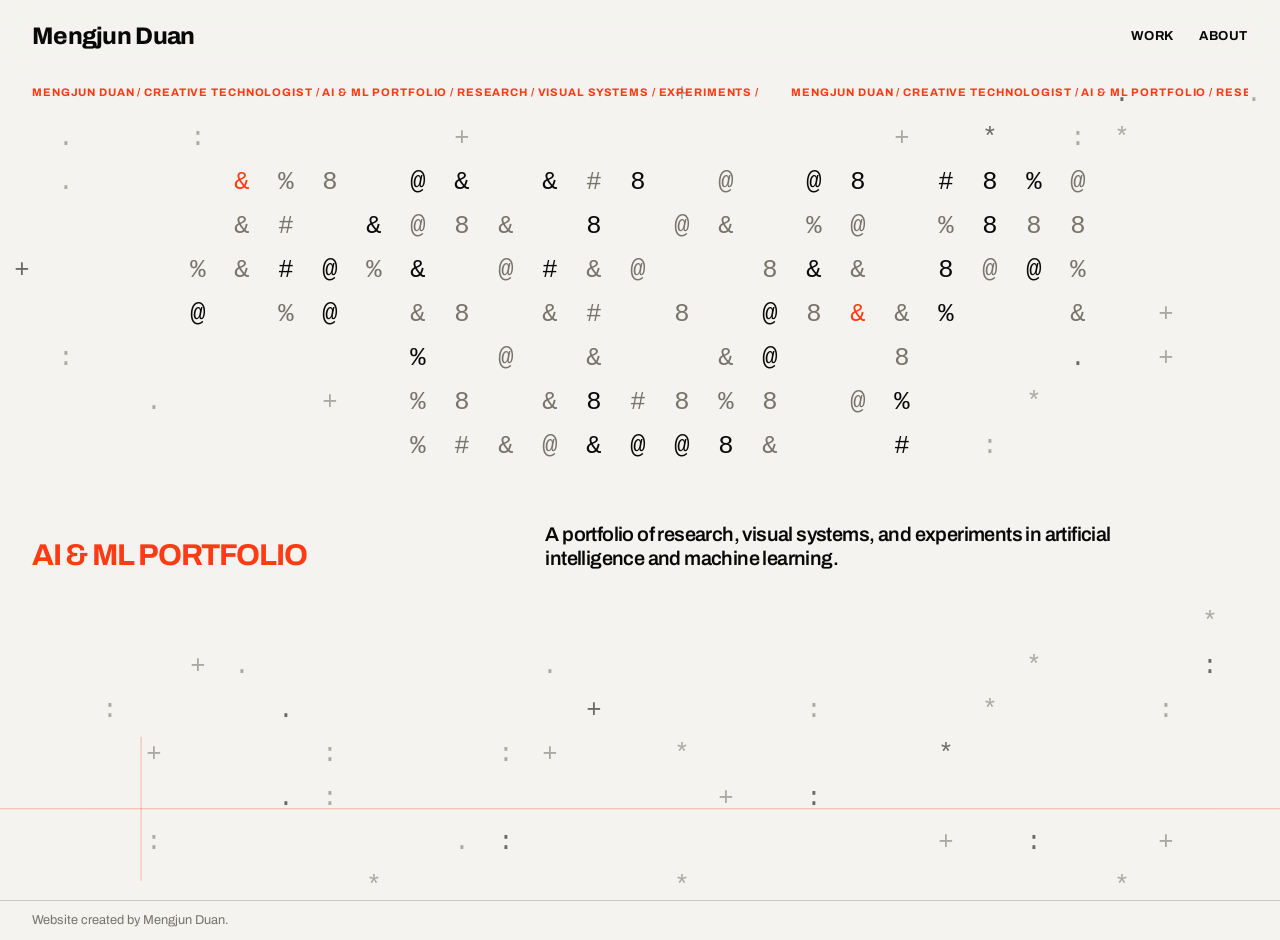
<file: index.html>
<!doctype html>
<html lang="en">
<head>
  <meta charset="utf-8">
  <meta name="viewport" content="width=device-width, initial-scale=1">
  <meta name="description" content="Mengjun Duan, Creative Technologist.">
  <title>Mengjun Duan | Creative Technologist</title>
  <link rel="stylesheet" href="styles.css">
  <script src="scripts/site.js" defer></script>
  <script type="module" src="scripts/home-signal-field.mjs"></script>
</head>
<body class="home-page">
  <a class="skip-link" href="#main-content">Skip to main content</a>
  <header class="site-header">
    <div class="page-grid">
      <a class="wordmark" href="index.html">Mengjun Duan</a>
      <nav class="site-nav" aria-label="Primary navigation">
        <a href="work.html" data-nav-page="work.html">Work <span class="status-dot" hidden></span></a>
        <a href="about.html" data-nav-page="about.html">About <span class="status-dot" hidden></span></a>
      </nav>
    </div>
  </header>
  <main id="main-content">
    <section class="home-hero" aria-labelledby="home-title">
      <canvas class="home-signal-field" aria-hidden="true" hidden data-signal-state="fallback" data-signal-cadence="8"></canvas>
      <div class="home-layout page-grid">
        <h1 id="home-title" class="home-title"><span class="home-title-line">Mengjun</span> <span class="home-title-line">Duan</span></h1>
        <div class="home-signal-ticker" aria-hidden="true">
          <span>MENGJUN DUAN / CREATIVE TECHNOLOGIST / AI &amp; ML PORTFOLIO / RESEARCH / VISUAL SYSTEMS / EXPERIMENTS /</span>
          <span>MENGJUN DUAN / CREATIVE TECHNOLOGIST / AI &amp; ML PORTFOLIO / RESEARCH / VISUAL SYSTEMS / EXPERIMENTS /</span>
        </div>
        <p class="home-identity">AI &amp; ML Portfolio</p>
        <p class="home-statement">A portfolio of research, visual systems, and experiments in artificial intelligence and machine learning.</p>
      </div>
    </section>
  </main>
  <footer class="site-footer"><div class="page-grid"><p>Website created by Mengjun Duan.</p></div></footer>
</body>
</html>
</file>
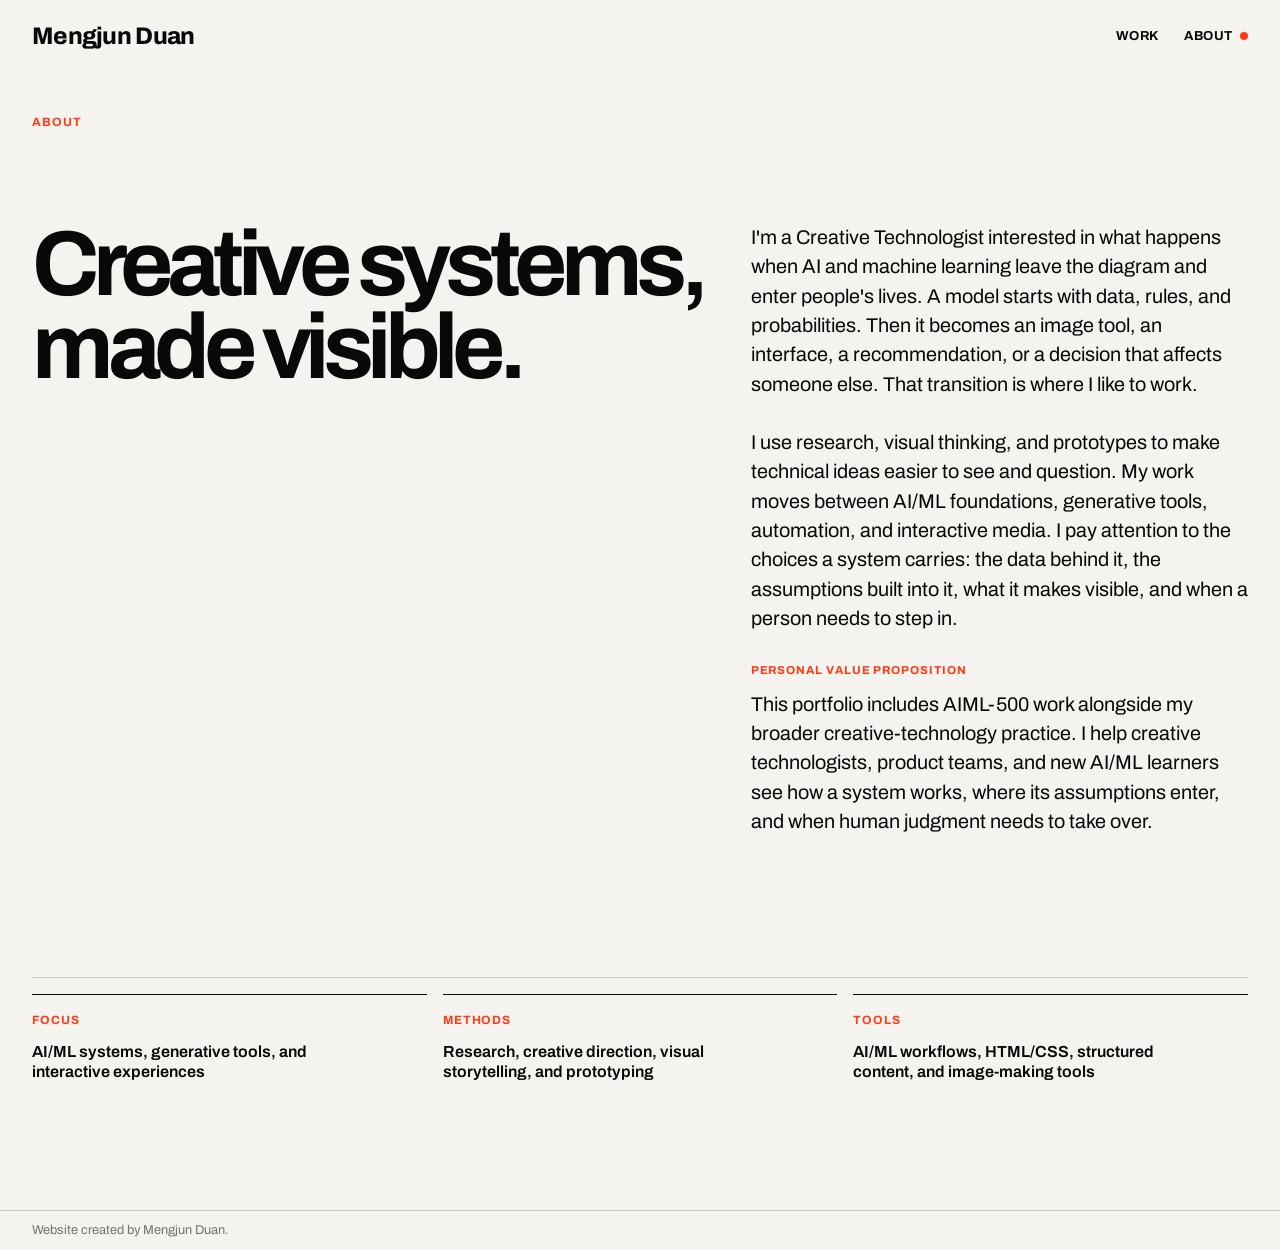
<file: about.html>
<!doctype html>
<html lang="en">
<head>
  <meta charset="utf-8">
  <meta name="viewport" content="width=device-width, initial-scale=1">
  <meta name="description" content="About Mengjun Duan, Creative Technologist.">
  <title>About | Mengjun Duan</title>
  <link rel="stylesheet" href="styles.css">
  <script src="scripts/site.js" defer></script>
</head>
<body>
  <a class="skip-link" href="#main-content">Skip to main content</a>
  <header class="site-header">
    <div class="page-grid">
      <a class="wordmark" href="index.html">Mengjun Duan</a>
      <nav class="site-nav" aria-label="Primary navigation">
        <a href="work.html" data-nav-page="work.html">Work <span class="status-dot" hidden></span></a>
        <a href="about.html" data-nav-page="about.html">About <span class="status-dot" hidden></span></a>
      </nav>
    </div>
  </header>
  <main id="main-content" class="about-page">
    <section class="about-statement page-grid" aria-labelledby="about-title">
      <p class="eyebrow">About</p>
      <h1 id="about-title">Creative systems, made visible.</h1>
      <div>
        <p>I'm a Creative Technologist interested in what happens when AI and machine learning leave the diagram and enter people's lives. A model starts with data, rules, and probabilities. Then it becomes an image tool, an interface, a recommendation, or a decision that affects someone else. That transition is where I like to work.</p>
        <p>I use research, visual thinking, and prototypes to make technical ideas easier to see and question. My work moves between AI/ML foundations, generative tools, automation, and interactive media. I pay attention to the choices a system carries: the data behind it, the assumptions built into it, what it makes visible, and when a person needs to step in.</p>
        <p><span class="about-value-label">Personal value proposition</span>This portfolio includes AIML-500 work alongside my broader creative-technology practice. I help creative technologists, product teams, and new AI/ML learners see how a system works, where its assumptions enter, and when human judgment needs to take over.</p>
      </div>
    </section>
    <section class="practice-index page-grid" aria-label="Practice index">
      <div><p>Focus</p><strong>AI/ML systems, generative tools, and interactive experiences</strong></div>
      <div><p>Methods</p><strong>Research, creative direction, visual storytelling, and prototyping</strong></div>
      <div><p>Tools</p><strong>AI/ML workflows, HTML/CSS, structured content, and image-making tools</strong></div>
    </section>
  </main>
  <footer class="site-footer"><div class="page-grid"><p>Website created by Mengjun Duan.</p></div></footer>
</body>
</html>
</file>
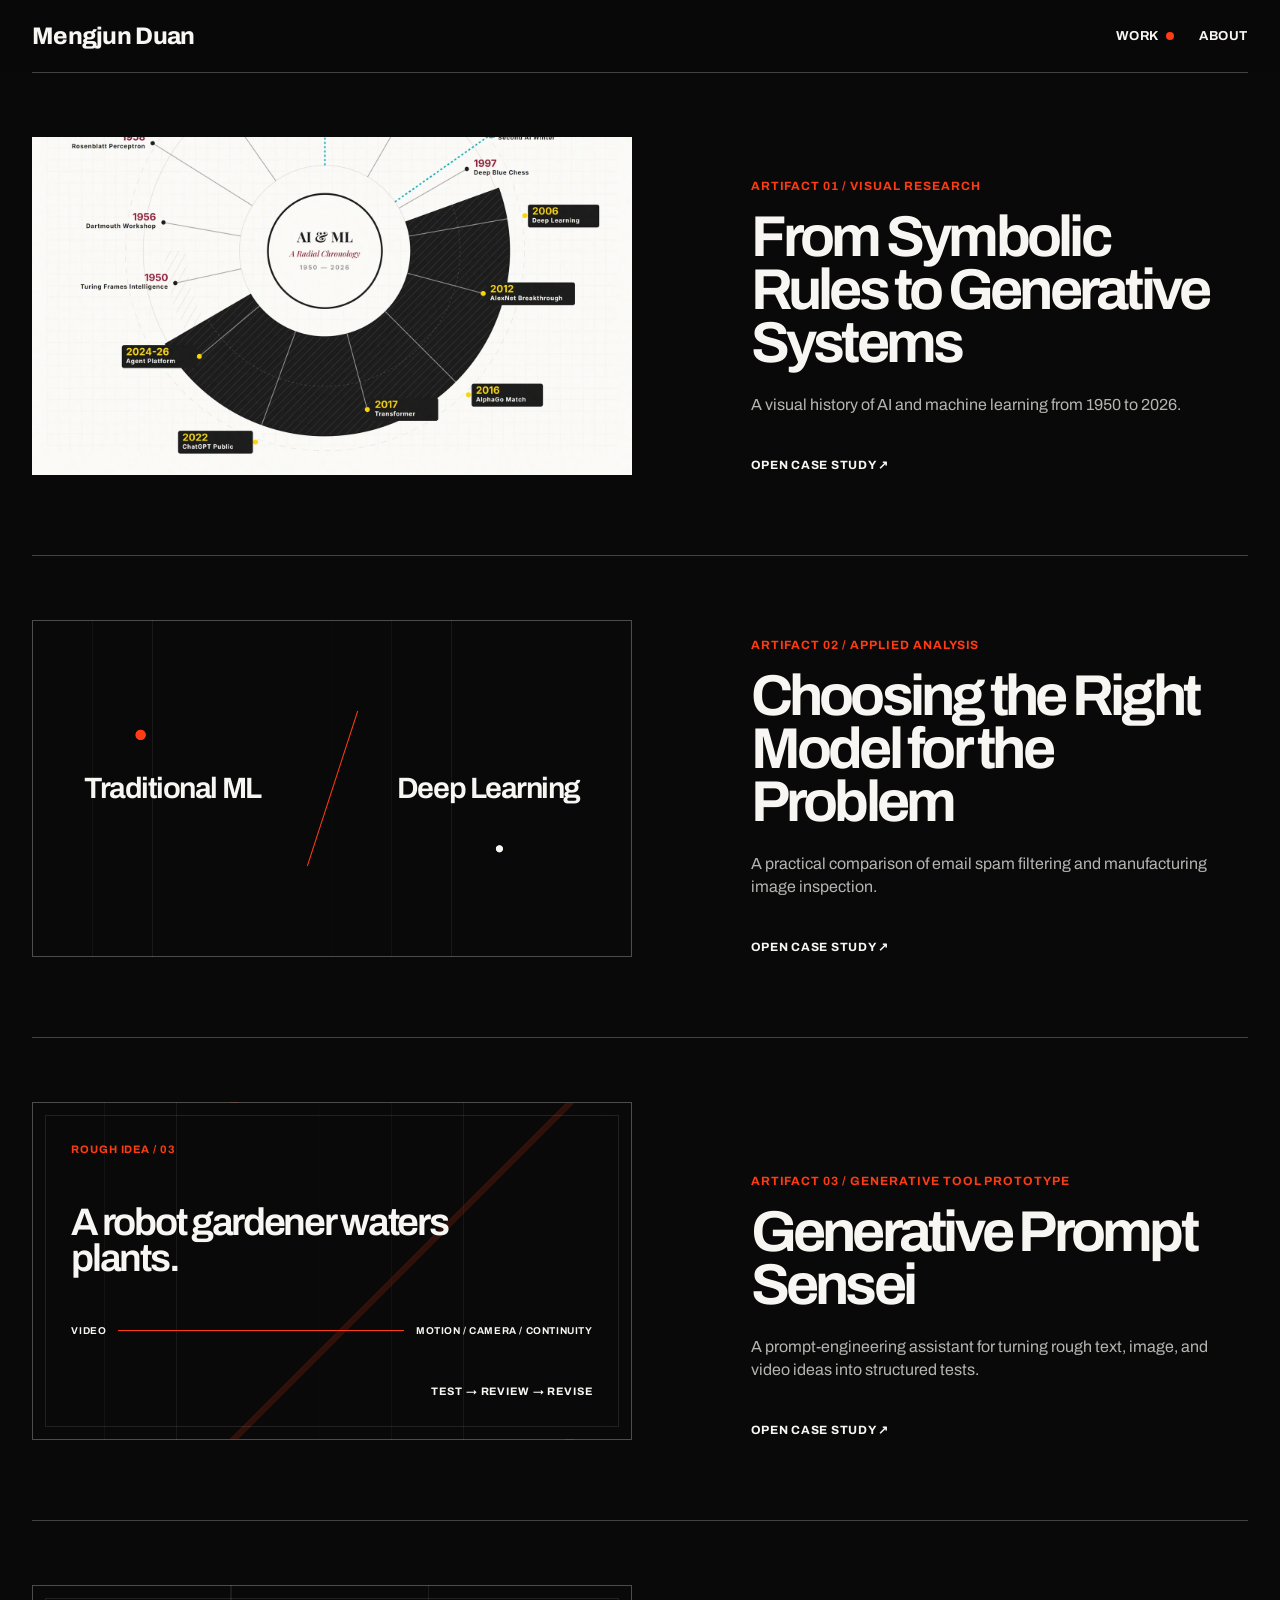
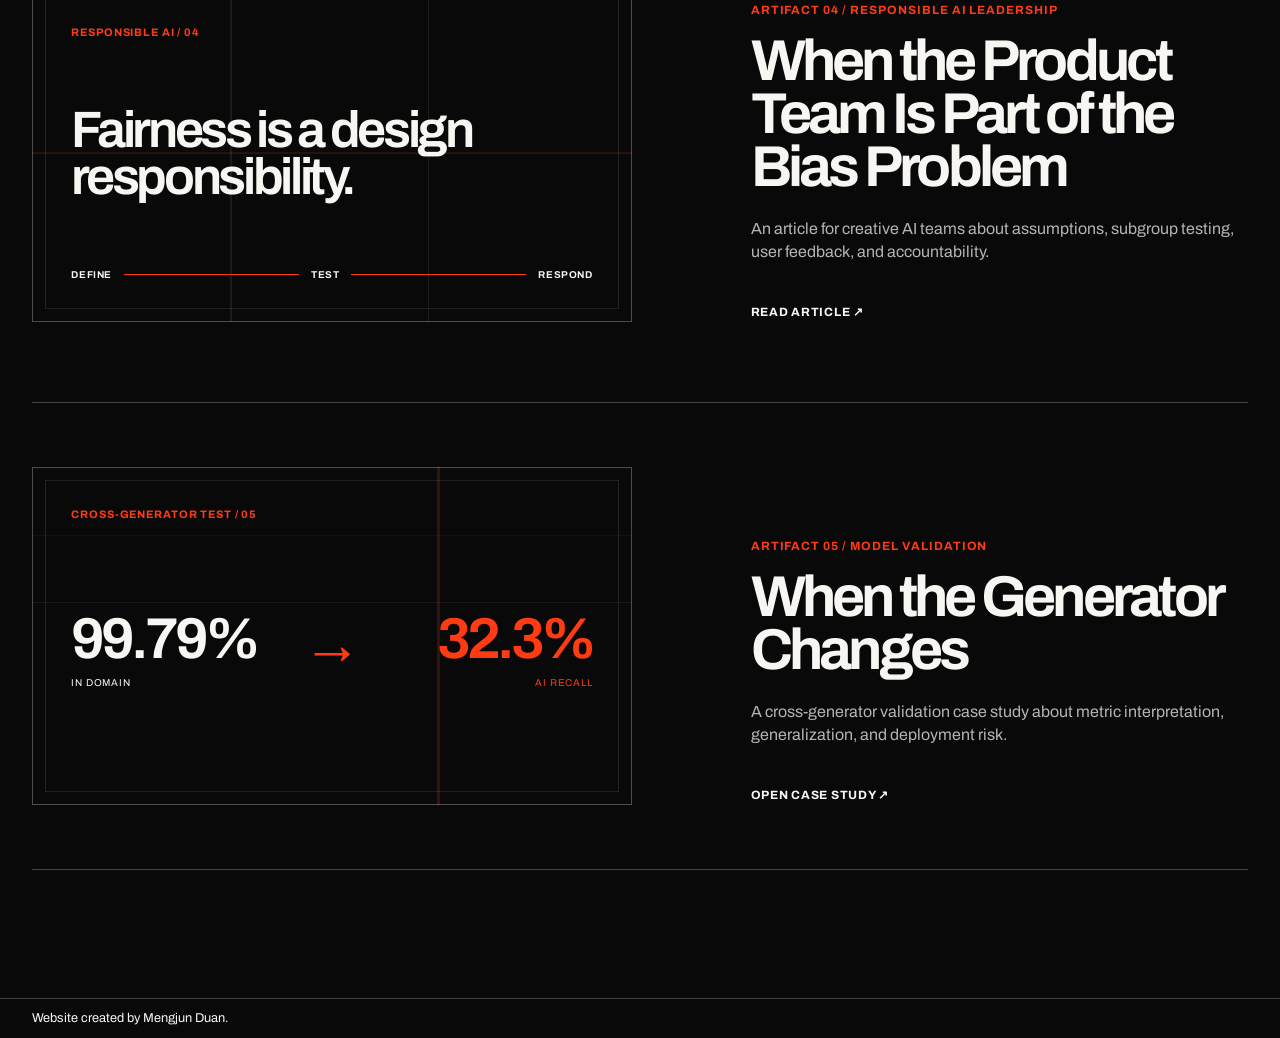
<file: work.html>
<!doctype html>
<html lang="en">
<head>
  <meta charset="utf-8">
  <meta name="viewport" content="width=device-width, initial-scale=1">
  <meta name="description" content="Selected work by Mengjun Duan.">
  <title>Work | Mengjun Duan</title>
  <link rel="stylesheet" href="styles.css">
  <script src="scripts/site.js" defer></script>
</head>
<body>
  <a class="skip-link" href="#main-content">Skip to main content</a>
  <header class="site-header">
    <div class="page-grid">
      <a class="wordmark" href="index.html">Mengjun Duan</a>
      <nav class="site-nav" aria-label="Primary navigation">
        <a href="work.html" data-nav-page="work.html">Work <span class="status-dot" hidden></span></a>
        <a href="about.html" data-nav-page="about.html">About <span class="status-dot" hidden></span></a>
      </nav>
    </div>
  </header>
  <main id="main-content" class="work-page dark-section">
    <section class="work-index page-grid" aria-label="Portfolio artifacts">
      <h1 class="visually-hidden">Selected Work</h1>
      <a class="work-card" href="projects/ai-ml-timeline.html" aria-label="Open Artifact 1, the AI and machine learning timeline case study">
        <div class="work-card-media">
          <img src="assets/images/timeline-work-wide.webp" alt="Wide detail from the AI and machine learning timeline" width="1600" height="900" loading="lazy">
        </div>
        <div class="work-card-copy">
          <p class="eyebrow">Artifact 01 / Visual research</p>
          <h2>From Symbolic Rules to Generative Systems</h2>
          <p>A visual history of AI and machine learning from 1950 to 2026.</p>
          <span>Open case study <span aria-hidden="true">↗</span></span>
        </div>
      </a>
      <a class="work-card" href="projects/ml-vs-deep-learning.html" aria-label="Open Artifact 2, the machine learning versus deep learning case study">
        <div class="work-card-media model-field" aria-hidden="true">
          <span class="model-field-label">Traditional ML</span>
          <span class="model-field-axis"></span>
          <span class="model-field-label">Deep Learning</span>
        </div>
        <div class="work-card-copy">
          <p class="eyebrow">Artifact 02 / Applied analysis</p>
          <h2>Choosing the Right Model for the Problem</h2>
          <p>A practical comparison of email spam filtering and manufacturing image inspection.</p>
          <span>Open case study <span aria-hidden="true">↗</span></span>
        </div>
      </a>
      <a class="work-card" href="projects/generative-prompt-sensei.html" aria-label="Open Artifact 3, the Generative Prompt Sensei case study">
        <div class="work-card-media prompt-field" aria-hidden="true">
          <span class="prompt-field-label">Rough idea / 03</span>
          <strong class="prompt-field-input">A robot gardener waters plants.</strong>
          <span class="prompt-field-route"><b>Video</b><i></i><b>Motion / camera / continuity</b></span>
          <span class="prompt-field-output">Test → review → revise</span>
        </div>
        <div class="work-card-copy">
          <p class="eyebrow">Artifact 03 / Generative tool prototype</p>
          <h2>Generative Prompt Sensei</h2>
          <p>A prompt-engineering assistant for turning rough text, image, and video ideas into structured tests.</p>
          <span>Open case study <span aria-hidden="true">↗</span></span>
        </div>
      </a>
      <a class="work-card" href="projects/product-team-bias.html" aria-label="Open Artifact 4, the responsible AI leadership article">
        <div class="work-card-media bias-field" aria-hidden="true">
          <span class="bias-field-label">Responsible AI / 04</span>
          <strong class="bias-field-statement">Fairness is a design responsibility.</strong>
          <span class="bias-field-sequence"><b>Define</b><i></i><b>Test</b><i></i><b>Respond</b></span>
        </div>
        <div class="work-card-copy">
          <p class="eyebrow">Artifact 04 / Responsible AI leadership</p>
          <h2>When the Product Team Is Part of the Bias Problem</h2>
          <p>An article for creative AI teams about assumptions, subgroup testing, user feedback, and accountability.</p>
          <span>Read article <span aria-hidden="true">↗</span></span>
        </div>
      </a>
      <a class="work-card" href="projects/ai-image-detection-validation.html" aria-label="Open Artifact 5, the AI-generated image detection validation case study">
        <div class="work-card-media validation-field" aria-hidden="true">
          <span class="validation-field-label">Cross-generator test / 05</span>
          <span class="validation-field-score"><b>99.79%</b><small>in domain</small></span>
          <span class="validation-field-drop">→</span>
          <span class="validation-field-score validation-field-score-alert"><b>32.3%</b><small>AI recall</small></span>
        </div>
        <div class="work-card-copy">
          <p class="eyebrow">Artifact 05 / Model validation</p>
          <h2>When the Generator Changes</h2>
          <p>A cross-generator validation case study about metric interpretation, generalization, and deployment risk.</p>
          <span>Open case study <span aria-hidden="true">↗</span></span>
        </div>
      </a>
    </section>
  </main>
  <footer class="site-footer"><div class="page-grid"><p>Website created by Mengjun Duan.</p></div></footer>
</body>
</html>
</file>
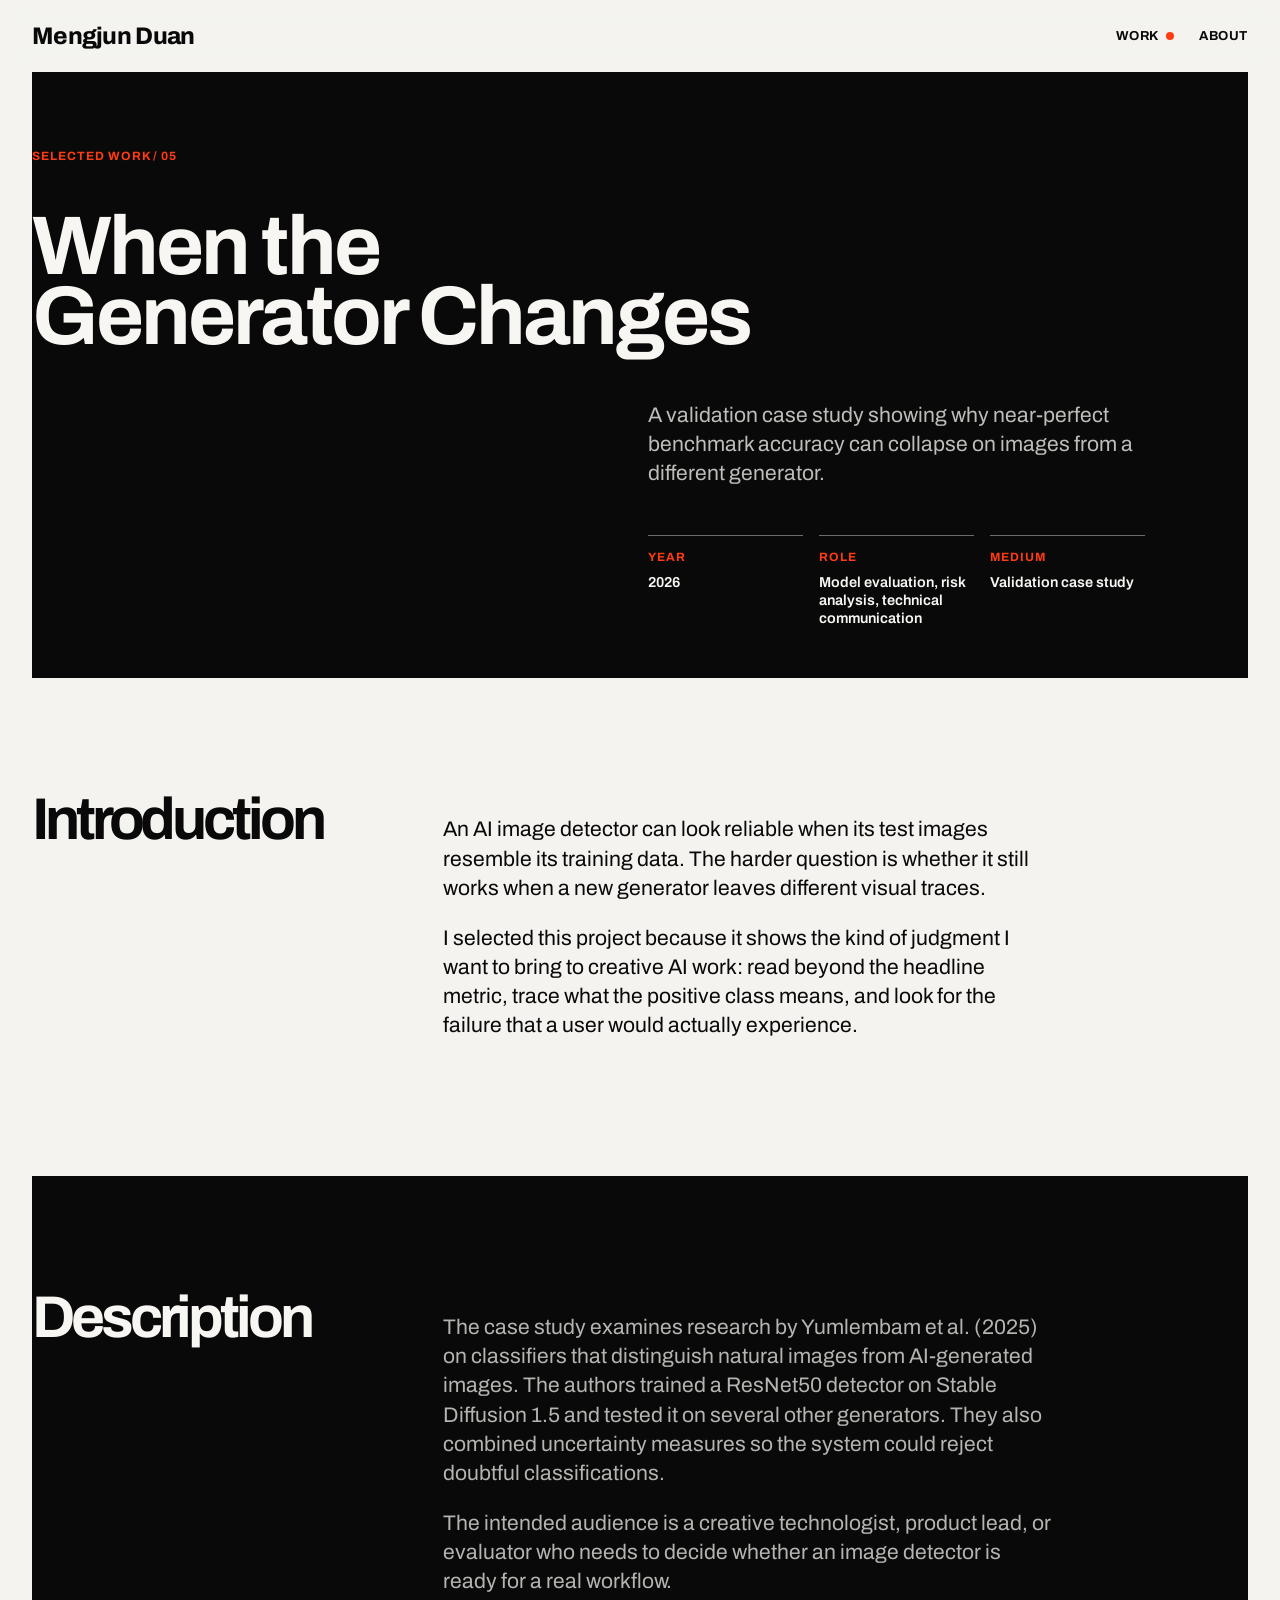
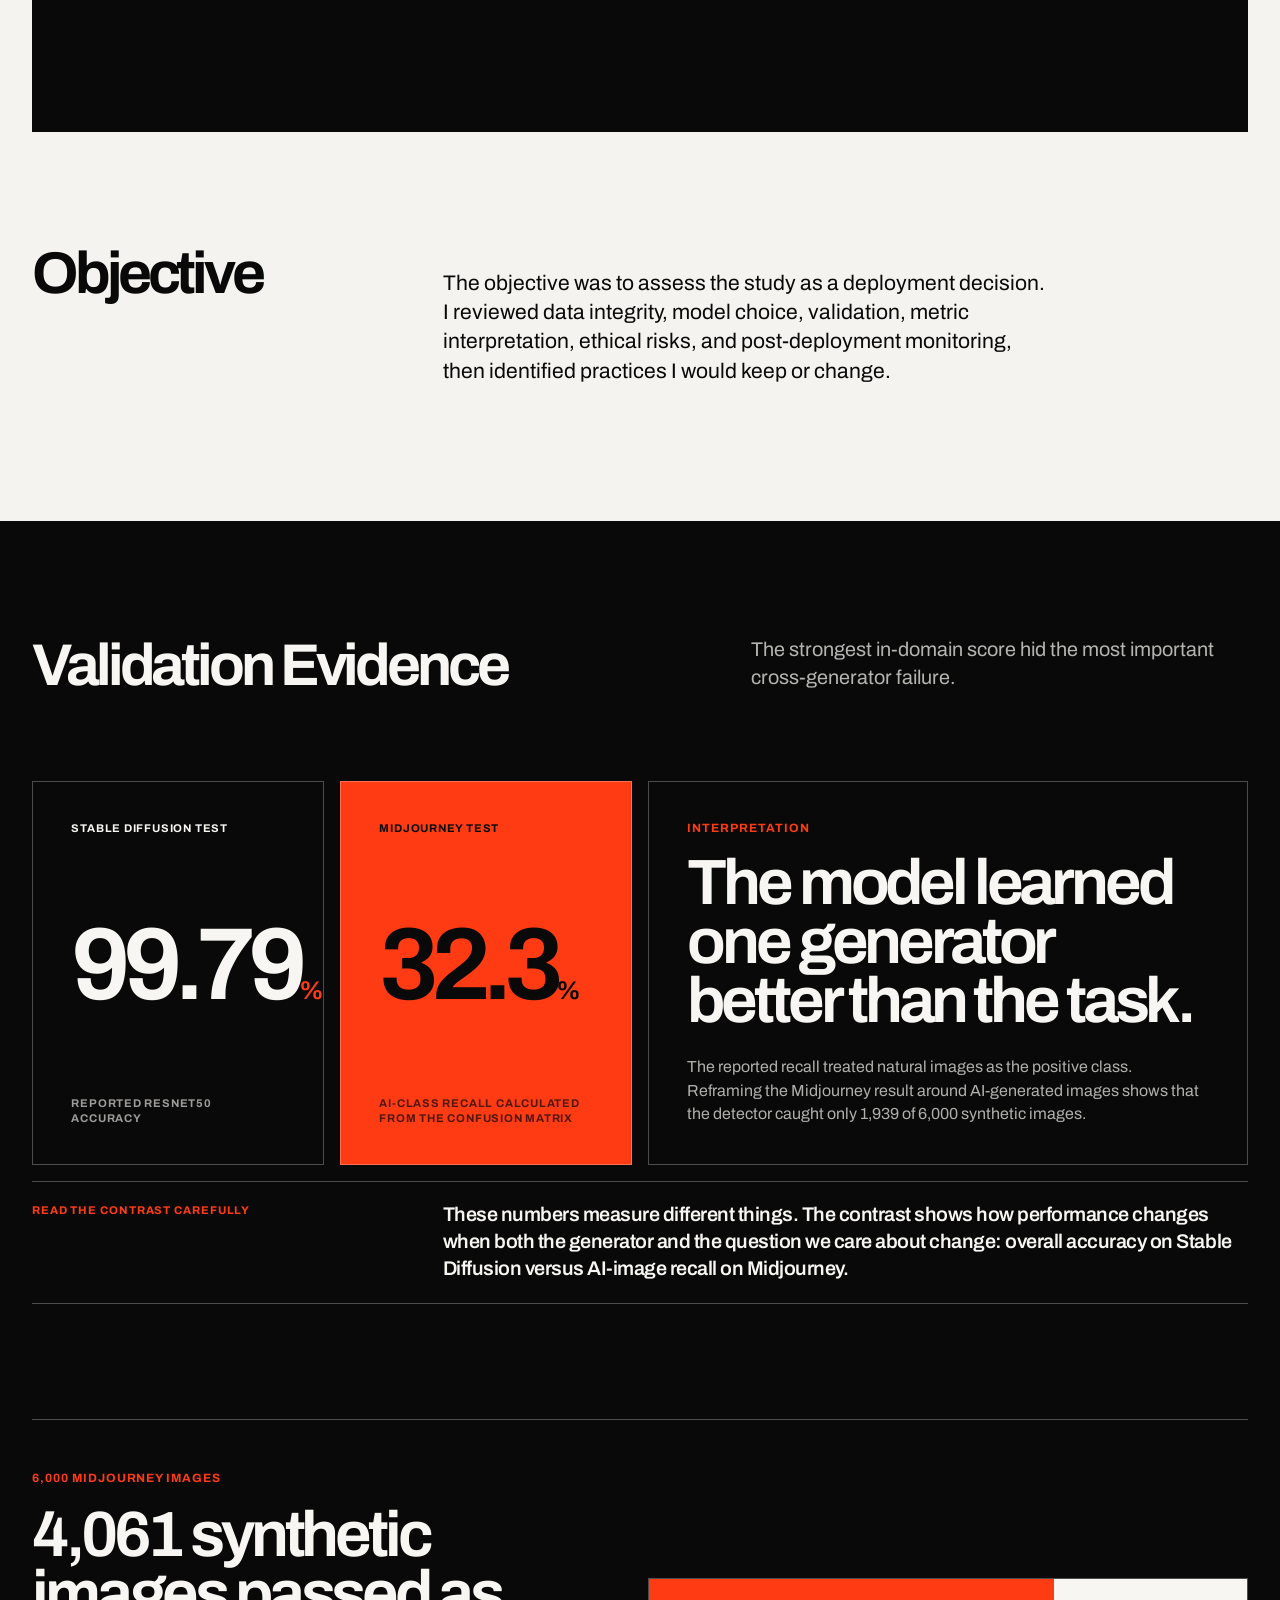
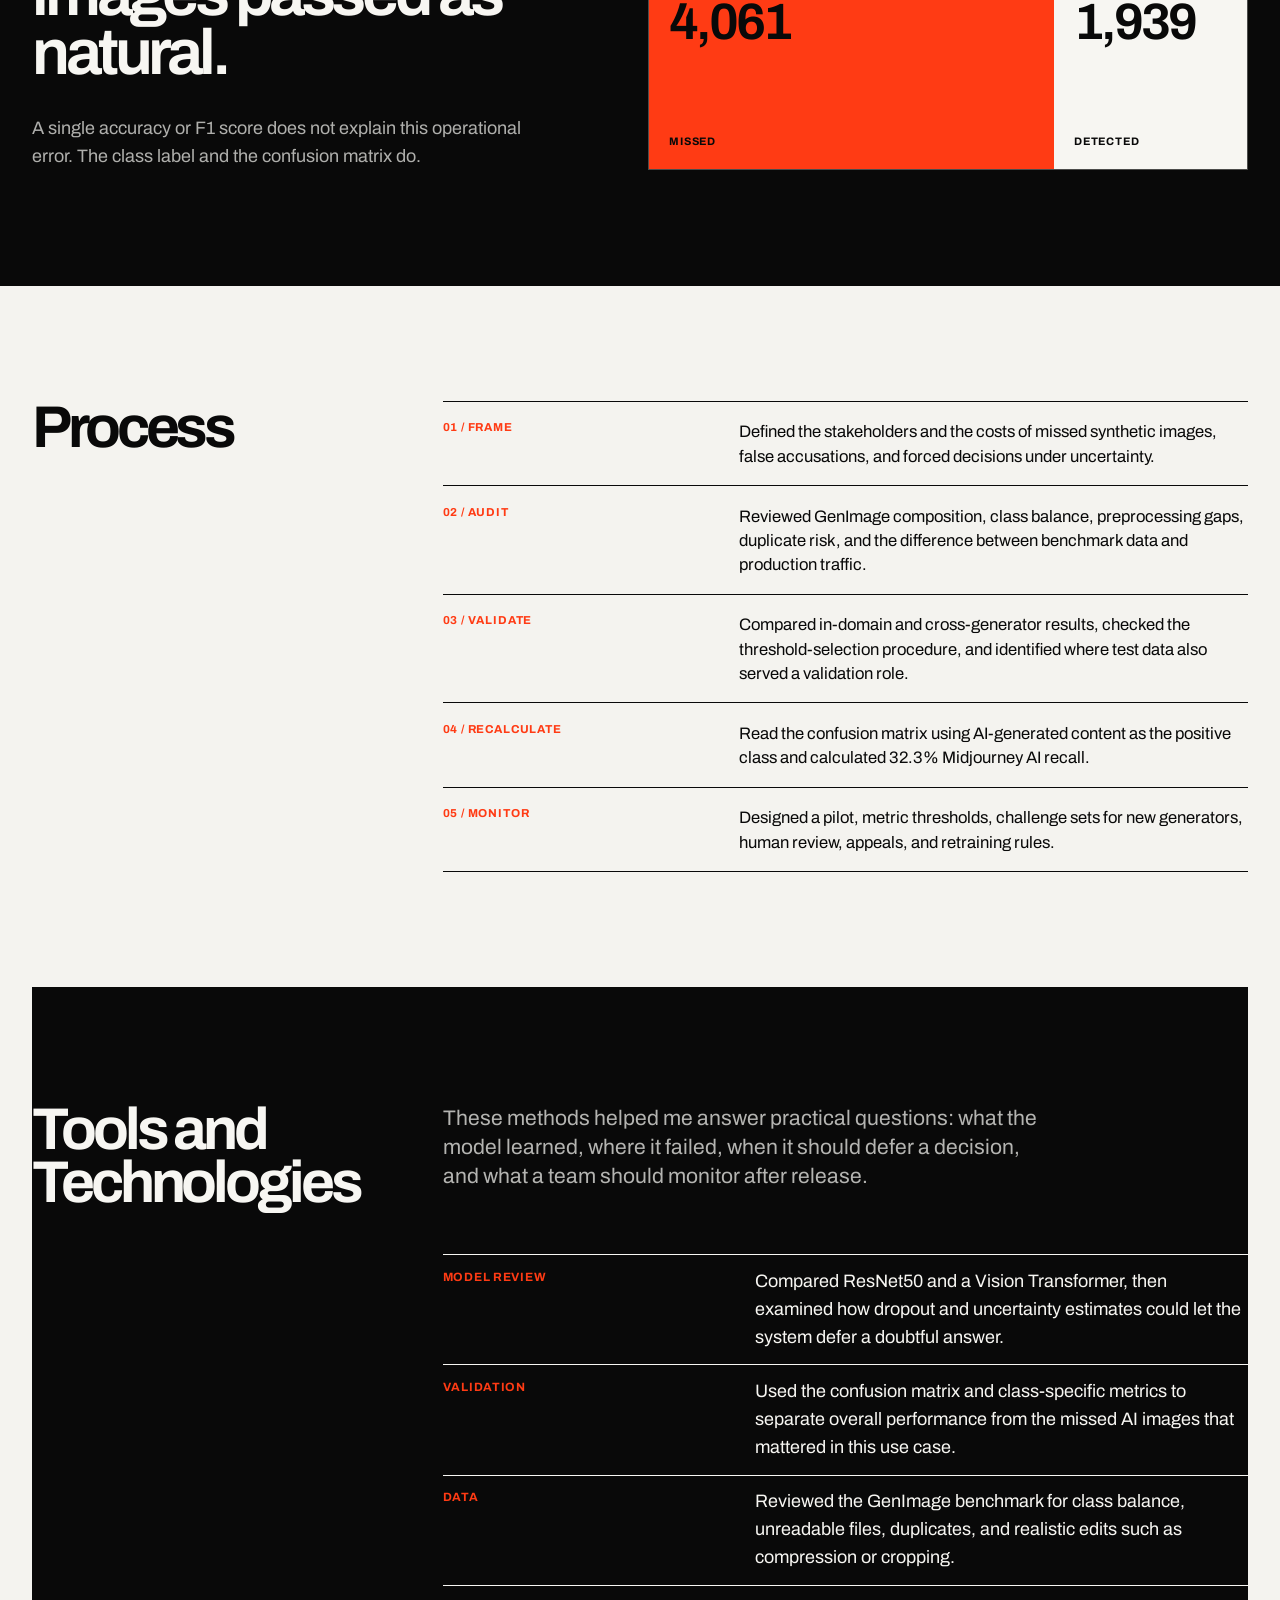
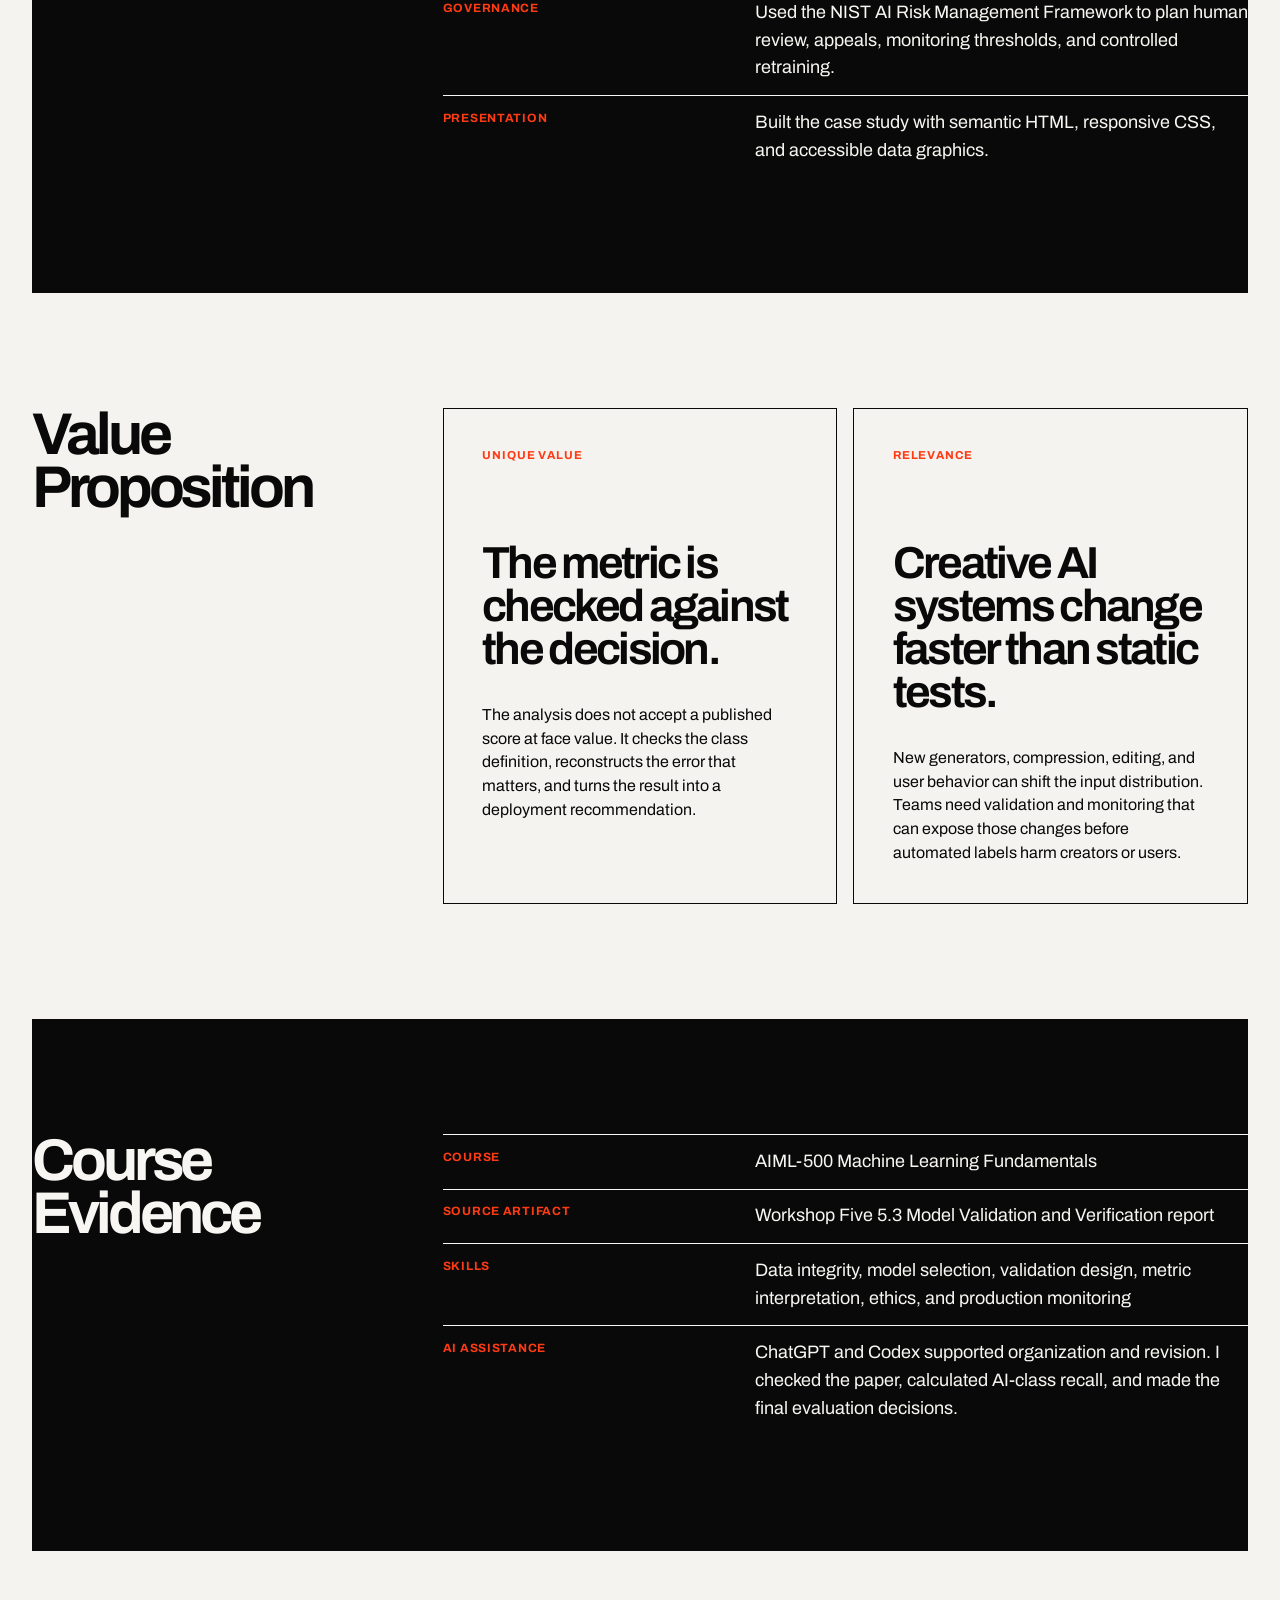
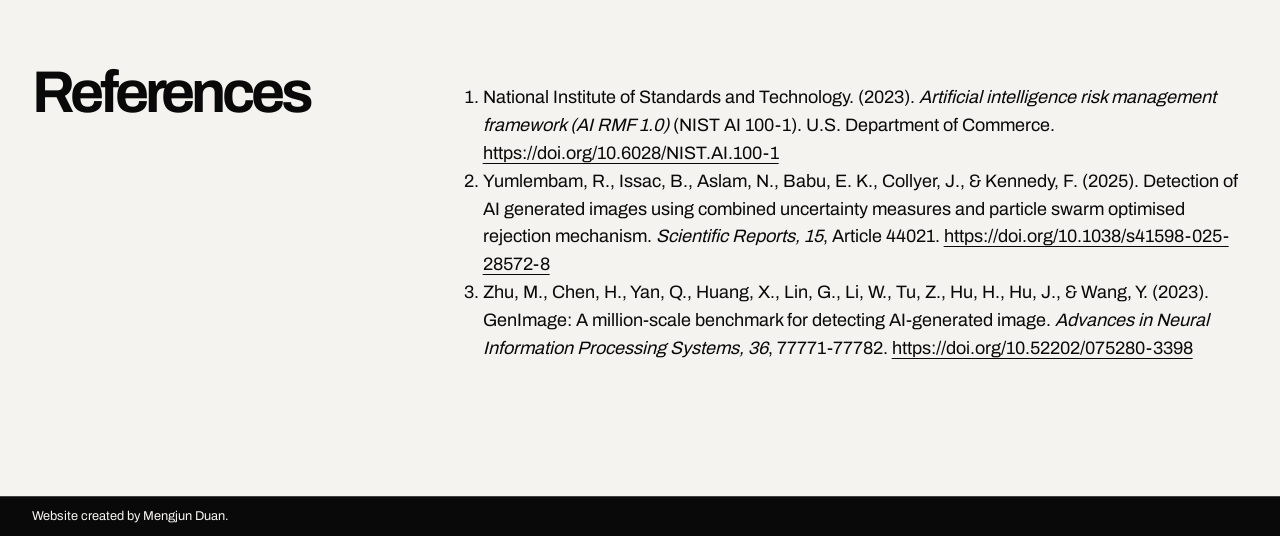
<file: projects/ai-image-detection-validation.html>
<!doctype html>
<html lang="en">
<head>
  <meta charset="utf-8">
  <meta name="viewport" content="width=device-width, initial-scale=1">
  <meta name="description" content="A model validation case study on cross-generator AI image detection by Mengjun Duan.">
  <title>AI Image Detection Validation Case Study | Mengjun Duan</title>
  <link rel="stylesheet" href="../styles.css">
  <script src="../scripts/site.js" defer></script>
</head>
<body>
  <a class="skip-link" href="#main-content">Skip to main content</a>
  <header class="site-header">
    <div class="page-grid">
      <a class="wordmark" href="../index.html">Mengjun Duan</a>
      <nav class="site-nav" aria-label="Primary navigation">
        <a href="../work.html" data-nav-page="work.html ai-image-detection-validation.html">Work <span class="status-dot" hidden></span></a>
        <a href="../about.html" data-nav-page="about.html">About <span class="status-dot" hidden></span></a>
      </nav>
    </div>
  </header>
  <main id="main-content">
    <header class="case-hero dark-section page-grid">
      <p class="eyebrow">Selected Work / 05</p>
      <h1>When the Generator Changes</h1>
      <p class="case-premise">A validation case study showing why near-perfect benchmark accuracy can collapse on images from a different generator.</p>
      <dl class="case-facts">
        <div><dt>Year</dt><dd>2026</dd></div>
        <div><dt>Role</dt><dd>Model evaluation, risk analysis, technical communication</dd></div>
        <div><dt>Medium</dt><dd>Validation case study</dd></div>
      </dl>
    </header>

    <section class="case-band page-grid" aria-labelledby="introduction-title">
      <h2 id="introduction-title" class="section-title">Introduction</h2>
      <div class="body-copy">
        <p>An AI image detector can look reliable when its test images resemble its training data. The harder question is whether it still works when a new generator leaves different visual traces.</p>
        <p>I selected this project because it shows the kind of judgment I want to bring to creative AI work: read beyond the headline metric, trace what the positive class means, and look for the failure that a user would actually experience.</p>
      </div>
    </section>

    <section class="case-band dark-section page-grid" aria-labelledby="description-title">
      <h2 id="description-title" class="section-title">Description</h2>
      <div class="body-copy">
        <p>The case study examines research by Yumlembam et al. (2025) on classifiers that distinguish natural images from AI-generated images. The authors trained a ResNet50 detector on Stable Diffusion 1.5 and tested it on several other generators. They also combined uncertainty measures so the system could reject doubtful classifications.</p>
        <p>The intended audience is a creative technologist, product lead, or evaluator who needs to decide whether an image detector is ready for a real workflow.</p>
      </div>
    </section>

    <section class="case-band page-grid" aria-labelledby="objective-title">
      <h2 id="objective-title" class="section-title">Objective</h2>
      <div class="body-copy">
        <p>The objective was to assess the study as a deployment decision. I reviewed data integrity, model choice, validation, metric interpretation, ethical risks, and post-deployment monitoring, then identified practices I would keep or change.</p>
      </div>
    </section>

    <section class="validation-feature dark-section" aria-labelledby="evidence-title">
      <div class="validation-heading page-grid">
        <h2 id="evidence-title" class="section-title">Validation Evidence</h2>
        <p>The strongest in-domain score hid the most important cross-generator failure.</p>
      </div>

      <div class="validation-dashboard page-grid">
        <article class="validation-metric validation-metric-primary">
          <p>Stable Diffusion test</p>
          <strong>99.79<small>%</small></strong>
          <span>Reported ResNet50 accuracy</span>
        </article>
        <article class="validation-metric validation-metric-alert">
          <p>Midjourney test</p>
          <strong>32.3<small>%</small></strong>
          <span>AI-class recall calculated from the confusion matrix</span>
        </article>
        <article class="validation-note">
          <p class="eyebrow">Interpretation</p>
          <h3>The model learned one generator better than the task.</h3>
          <p>The reported recall treated natural images as the positive class. Reframing the Midjourney result around AI-generated images shows that the detector caught only 1,939 of 6,000 synthetic images.</p>
        </article>
      </div>

      <div class="validation-comparison-note page-grid" role="note" aria-label="Metric comparison note">
        <p>Read the contrast carefully</p>
        <p>These numbers measure different things. The contrast shows how performance changes when both the generator and the question we care about change: overall accuracy on Stable Diffusion versus AI-image recall on Midjourney.</p>
      </div>

      <div class="error-evidence page-grid" aria-label="Midjourney AI image detection result">
        <div class="error-evidence-copy">
          <p class="eyebrow">6,000 Midjourney images</p>
          <h3>4,061 synthetic images passed as natural.</h3>
          <p>A single accuracy or F1 score does not explain this operational error. The class label and the confusion matrix do.</p>
        </div>
        <div class="error-bar" role="img" aria-label="Of 6,000 Midjourney AI images, 4,061 were missed and 1,939 were detected">
          <span class="error-bar-missed" style="--share: 67.7%"><b>4,061</b><small>Missed</small></span>
          <span class="error-bar-detected" style="--share: 32.3%"><b>1,939</b><small>Detected</small></span>
        </div>
      </div>
    </section>

    <section class="case-band page-grid" aria-labelledby="process-title">
      <h2 id="process-title" class="section-title">Process</h2>
      <ol class="process-rail" aria-label="Validation review process">
        <li><span>01 / Frame</span><p>Defined the stakeholders and the costs of missed synthetic images, false accusations, and forced decisions under uncertainty.</p></li>
        <li><span>02 / Audit</span><p>Reviewed GenImage composition, class balance, preprocessing gaps, duplicate risk, and the difference between benchmark data and production traffic.</p></li>
        <li><span>03 / Validate</span><p>Compared in-domain and cross-generator results, checked the threshold-selection procedure, and identified where test data also served a validation role.</p></li>
        <li><span>04 / Recalculate</span><p>Read the confusion matrix using AI-generated content as the positive class and calculated 32.3% Midjourney AI recall.</p></li>
        <li><span>05 / Monitor</span><p>Designed a pilot, metric thresholds, challenge sets for new generators, human review, appeals, and retraining rules.</p></li>
      </ol>
    </section>

    <section class="case-band dark-section page-grid" aria-labelledby="tools-title">
      <h2 id="tools-title" class="section-title">Tools and Technologies</h2>
      <div>
        <p class="body-copy tools-introduction">These methods helped me answer practical questions: what the model learned, where it failed, when it should defer a decision, and what a team should monitor after release.</p>
        <ul class="detail-list" aria-label="Tools and technologies used">
          <li><span>Model review</span><span>Compared ResNet50 and a Vision Transformer, then examined how dropout and uncertainty estimates could let the system defer a doubtful answer.</span></li>
          <li><span>Validation</span><span>Used the confusion matrix and class-specific metrics to separate overall performance from the missed AI images that mattered in this use case.</span></li>
          <li><span>Data</span><span>Reviewed the GenImage benchmark for class balance, unreadable files, duplicates, and realistic edits such as compression or cropping.</span></li>
          <li><span>Governance</span><span>Used the NIST AI Risk Management Framework to plan human review, appeals, monitoring thresholds, and controlled retraining.</span></li>
          <li><span>Presentation</span><span>Built the case study with semantic HTML, responsive CSS, and accessible data graphics.</span></li>
        </ul>
      </div>
    </section>

    <section class="case-band page-grid" aria-labelledby="value-title">
      <h2 id="value-title" class="section-title">Value Proposition</h2>
      <div class="value-grid">
        <article>
          <p>Unique Value</p>
          <h3>The metric is checked against the decision.</h3>
          <p>The analysis does not accept a published score at face value. It checks the class definition, reconstructs the error that matters, and turns the result into a deployment recommendation.</p>
        </article>
        <article>
          <p>Relevance</p>
          <h3>Creative AI systems change faster than static tests.</h3>
          <p>New generators, compression, editing, and user behavior can shift the input distribution. Teams need validation and monitoring that can expose those changes before automated labels harm creators or users.</p>
        </article>
      </div>
    </section>

    <section class="case-band dark-section page-grid" aria-labelledby="course-evidence-title">
      <h2 id="course-evidence-title" class="section-title">Course Evidence</h2>
      <div>
        <ul class="detail-list" aria-label="Course evidence">
          <li><span>Course</span><span>AIML-500 Machine Learning Fundamentals</span></li>
          <li><span>Source artifact</span><span>Workshop Five 5.3 Model Validation and Verification report</span></li>
          <li><span>Skills</span><span>Data integrity, model selection, validation design, metric interpretation, ethics, and production monitoring</span></li>
          <li><span>AI assistance</span><span>ChatGPT and Codex supported organization and revision. I checked the paper, calculated AI-class recall, and made the final evaluation decisions.</span></li>
        </ul>
      </div>
    </section>

    <section class="case-band page-grid" aria-labelledby="references-title">
      <h2 id="references-title" class="section-title">References</h2>
      <ol class="source-list reference-list">
        <li>National Institute of Standards and Technology. (2023). <em>Artificial intelligence risk management framework (AI RMF 1.0)</em> (NIST AI 100-1). U.S. Department of Commerce. <a href="https://doi.org/10.6028/NIST.AI.100-1">https://doi.org/10.6028/NIST.AI.100-1</a></li>
        <li>Yumlembam, R., Issac, B., Aslam, N., Babu, E. K., Collyer, J., &amp; Kennedy, F. (2025). Detection of AI generated images using combined uncertainty measures and particle swarm optimised rejection mechanism. <em>Scientific Reports, 15</em>, Article 44021. <a href="https://doi.org/10.1038/s41598-025-28572-8">https://doi.org/10.1038/s41598-025-28572-8</a></li>
        <li>Zhu, M., Chen, H., Yan, Q., Huang, X., Lin, G., Li, W., Tu, Z., Hu, H., Hu, J., &amp; Wang, Y. (2023). GenImage: A million-scale benchmark for detecting AI-generated image. <em>Advances in Neural Information Processing Systems, 36</em>, 77771-77782. <a href="https://doi.org/10.52202/075280-3398">https://doi.org/10.52202/075280-3398</a></li>
      </ol>
    </section>
  </main>
  <footer class="site-footer"><div class="page-grid"><p>Website created by Mengjun Duan.</p></div></footer>
</body>
</html>
</file>
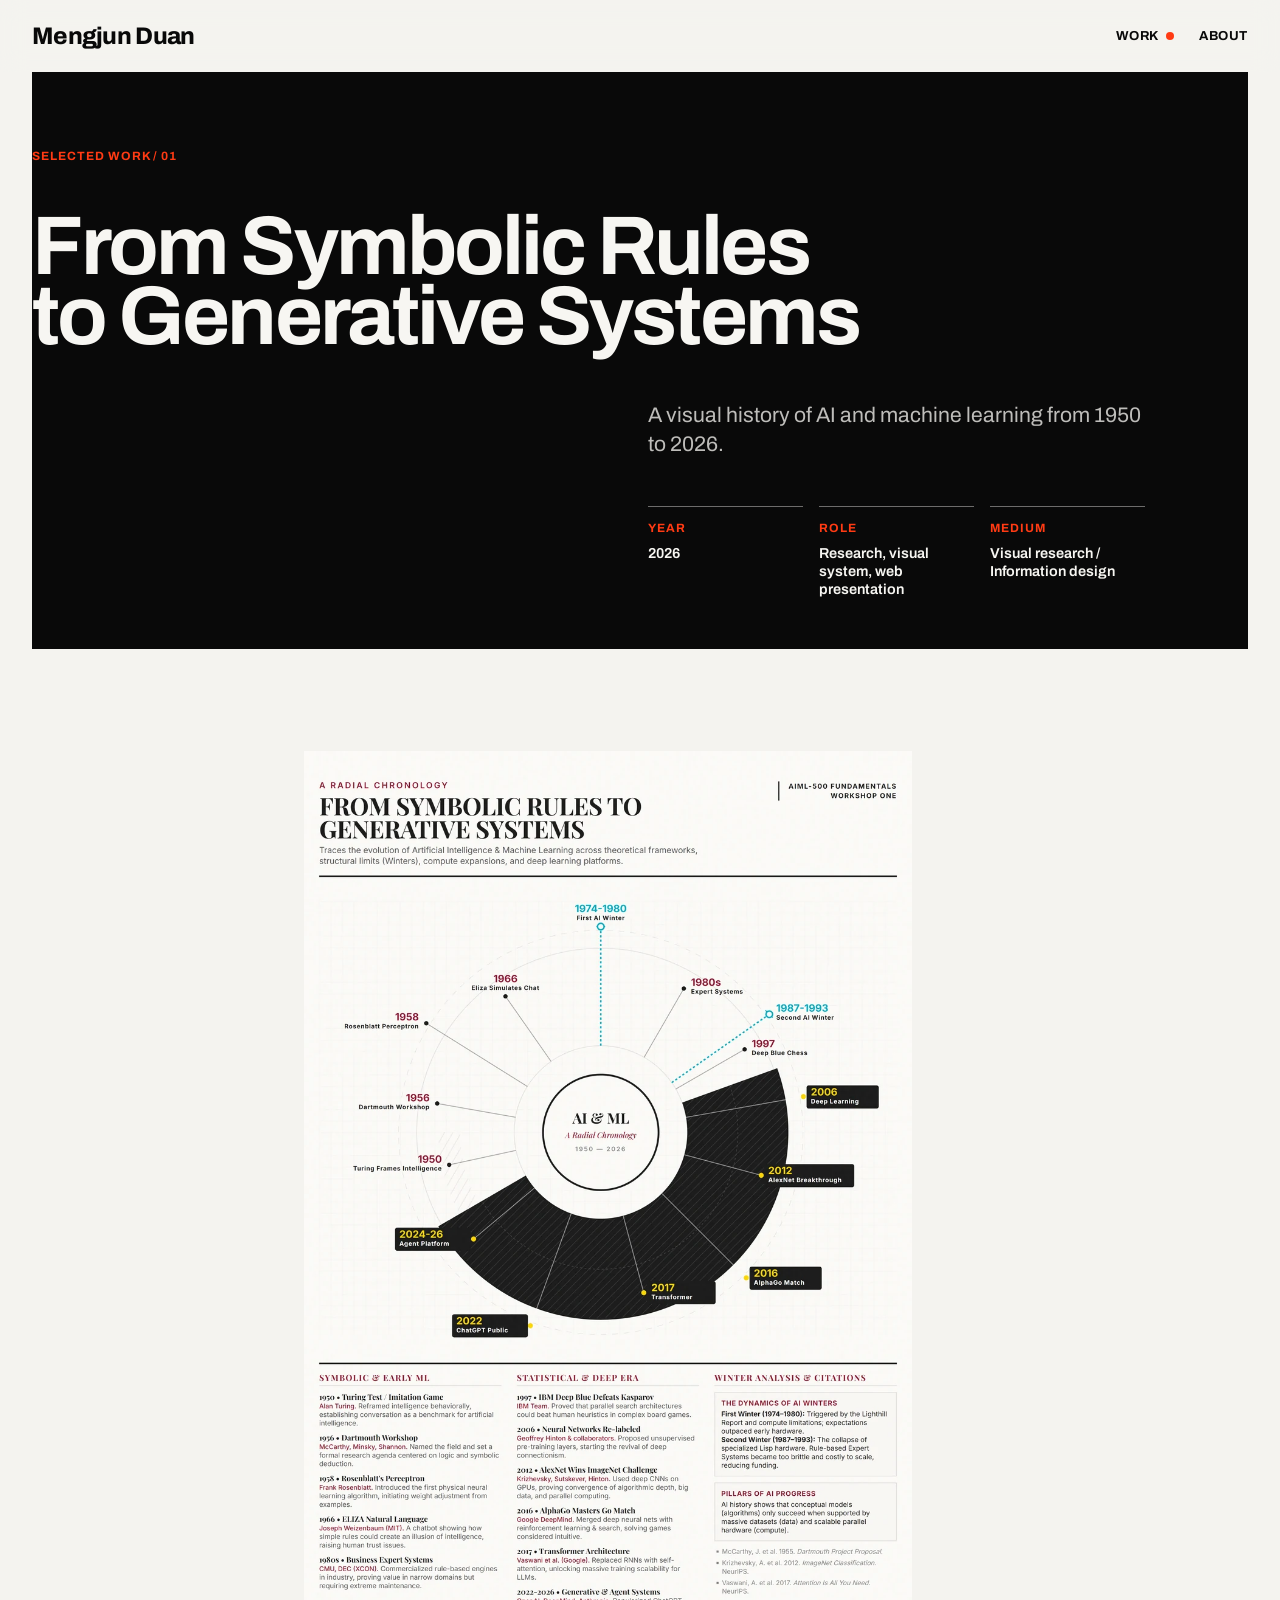
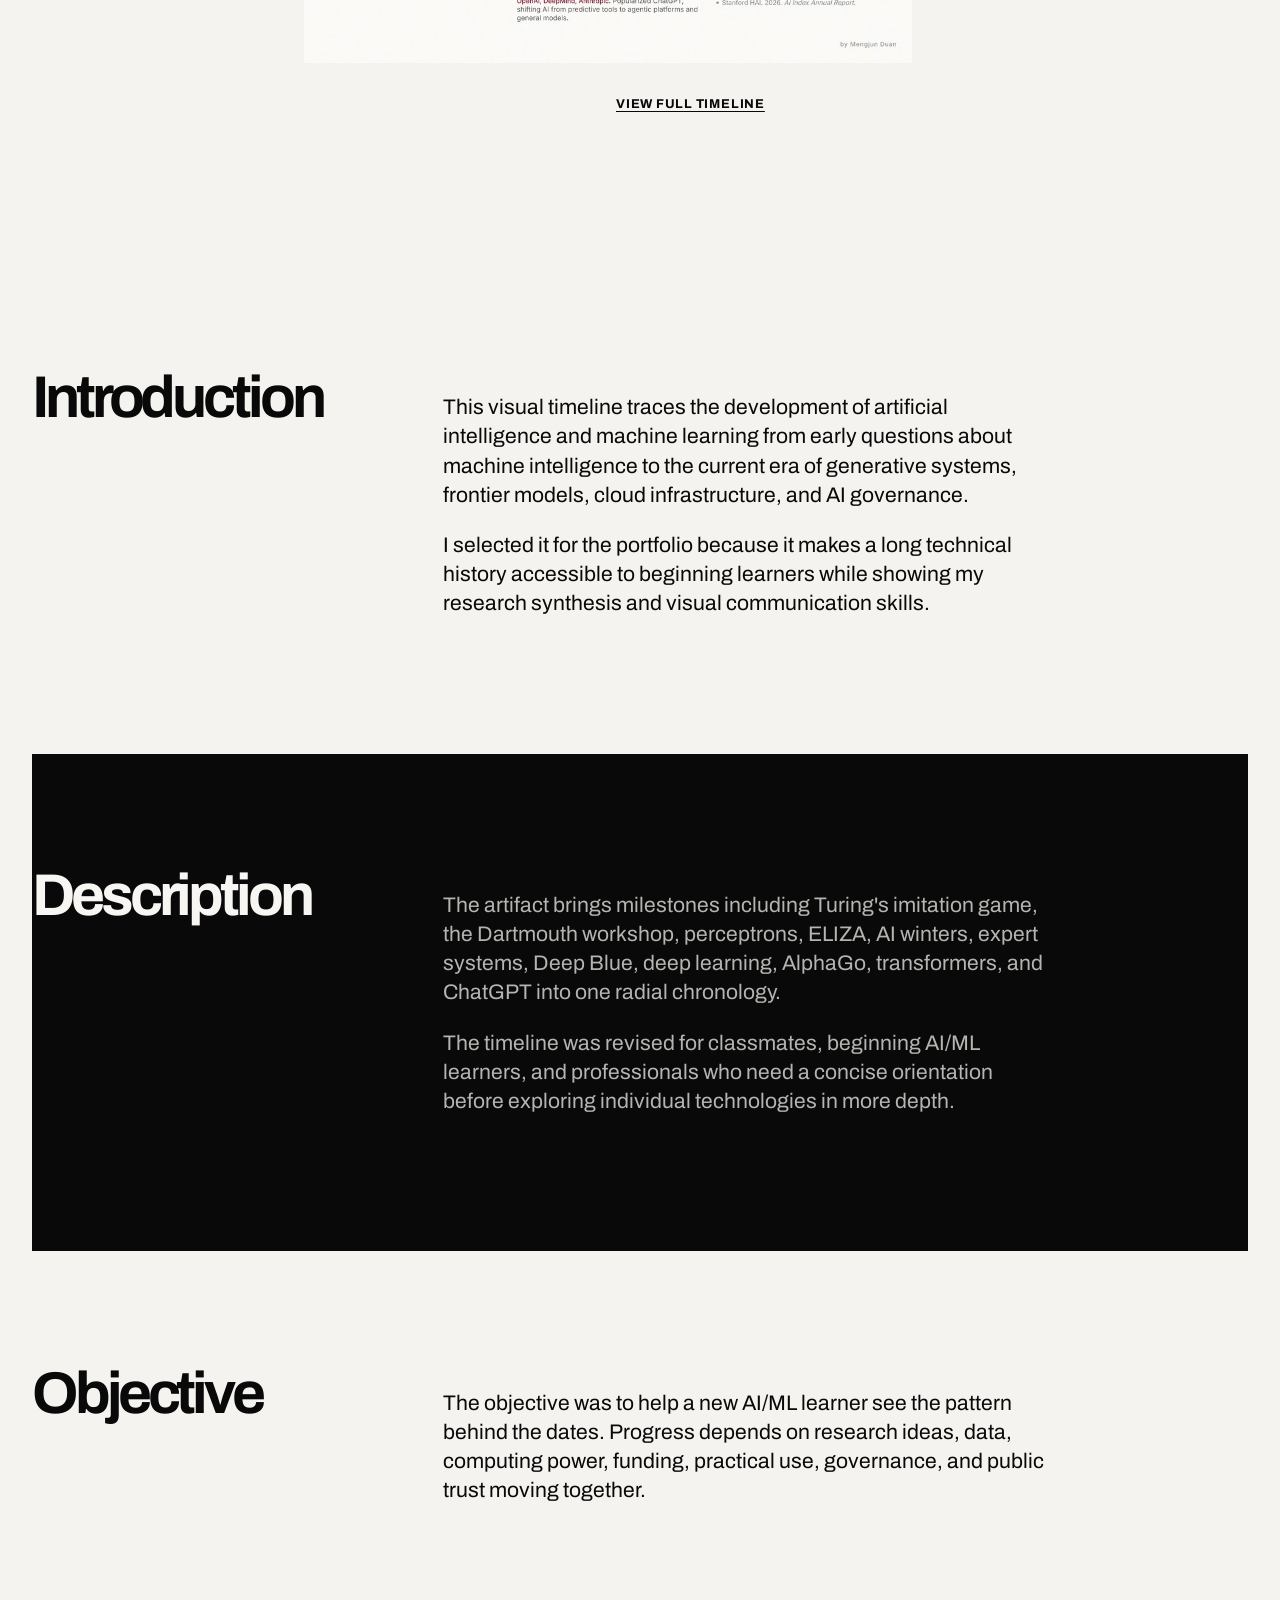
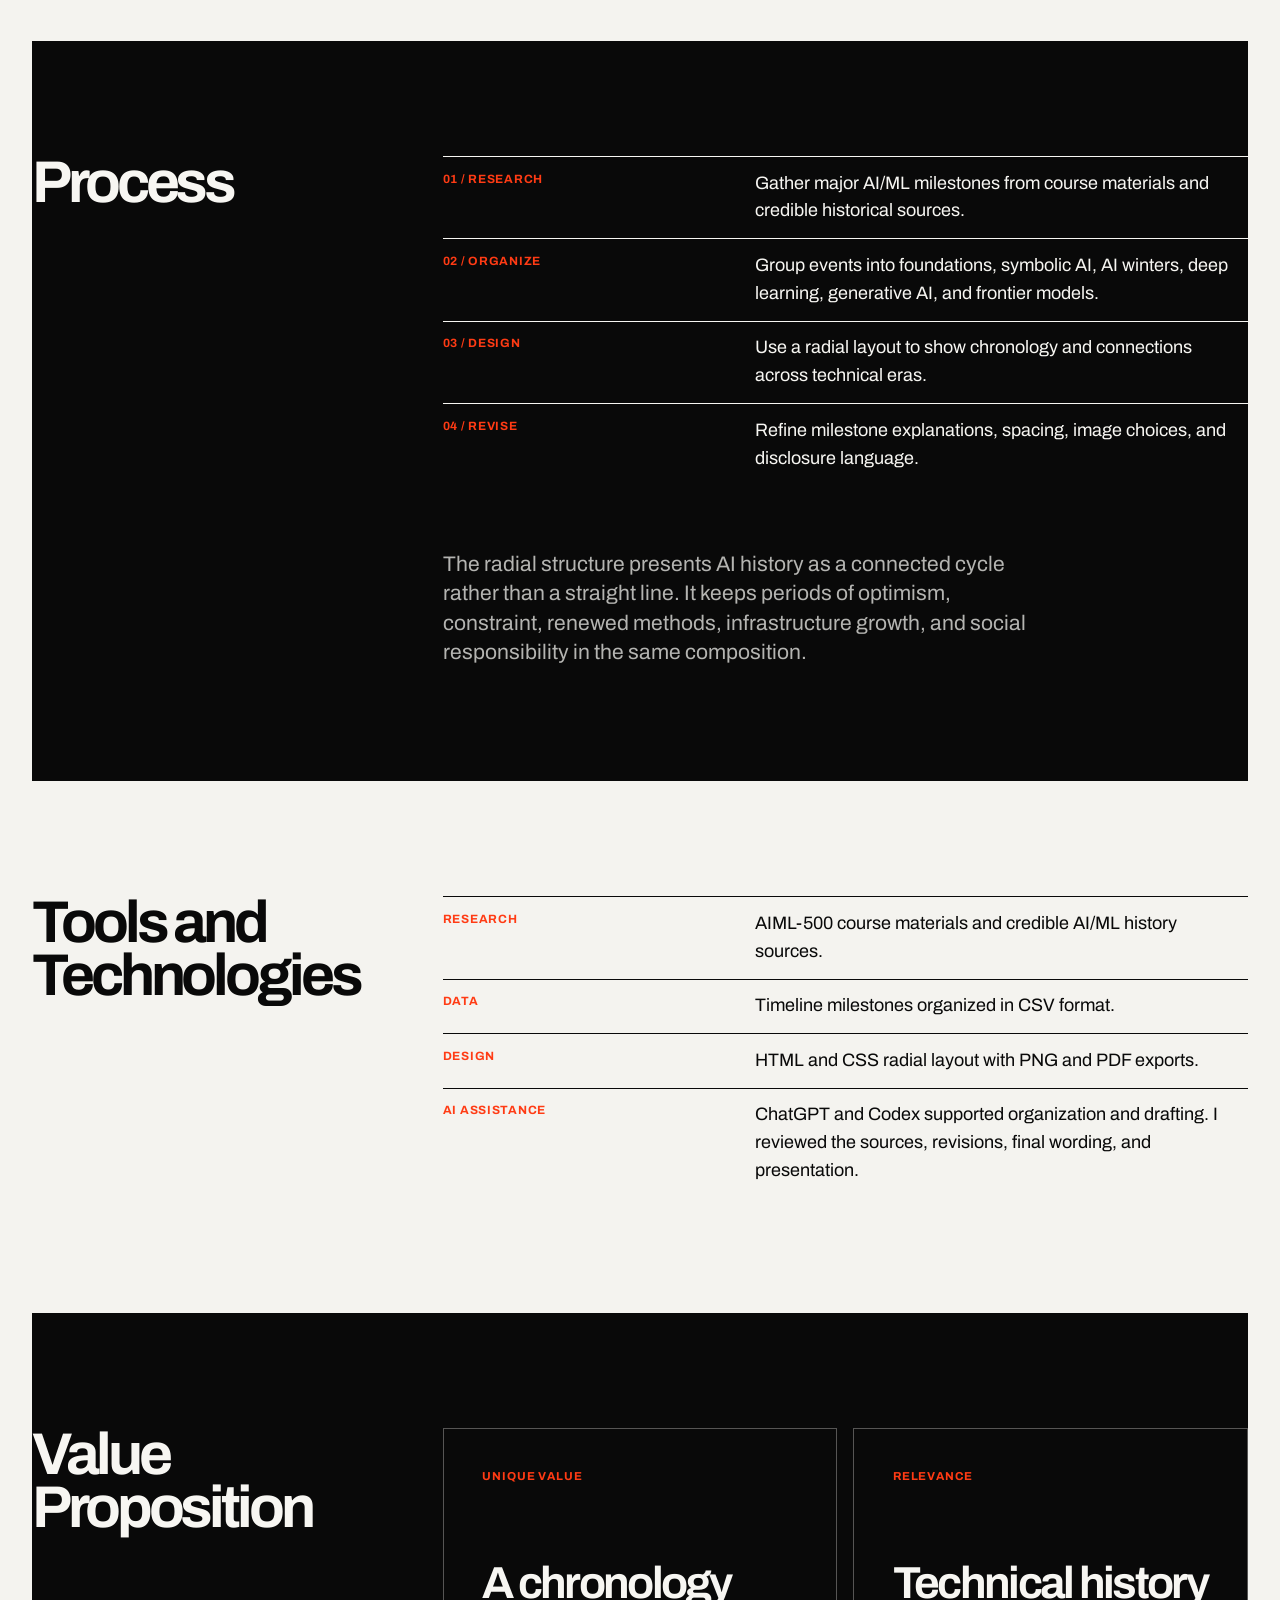
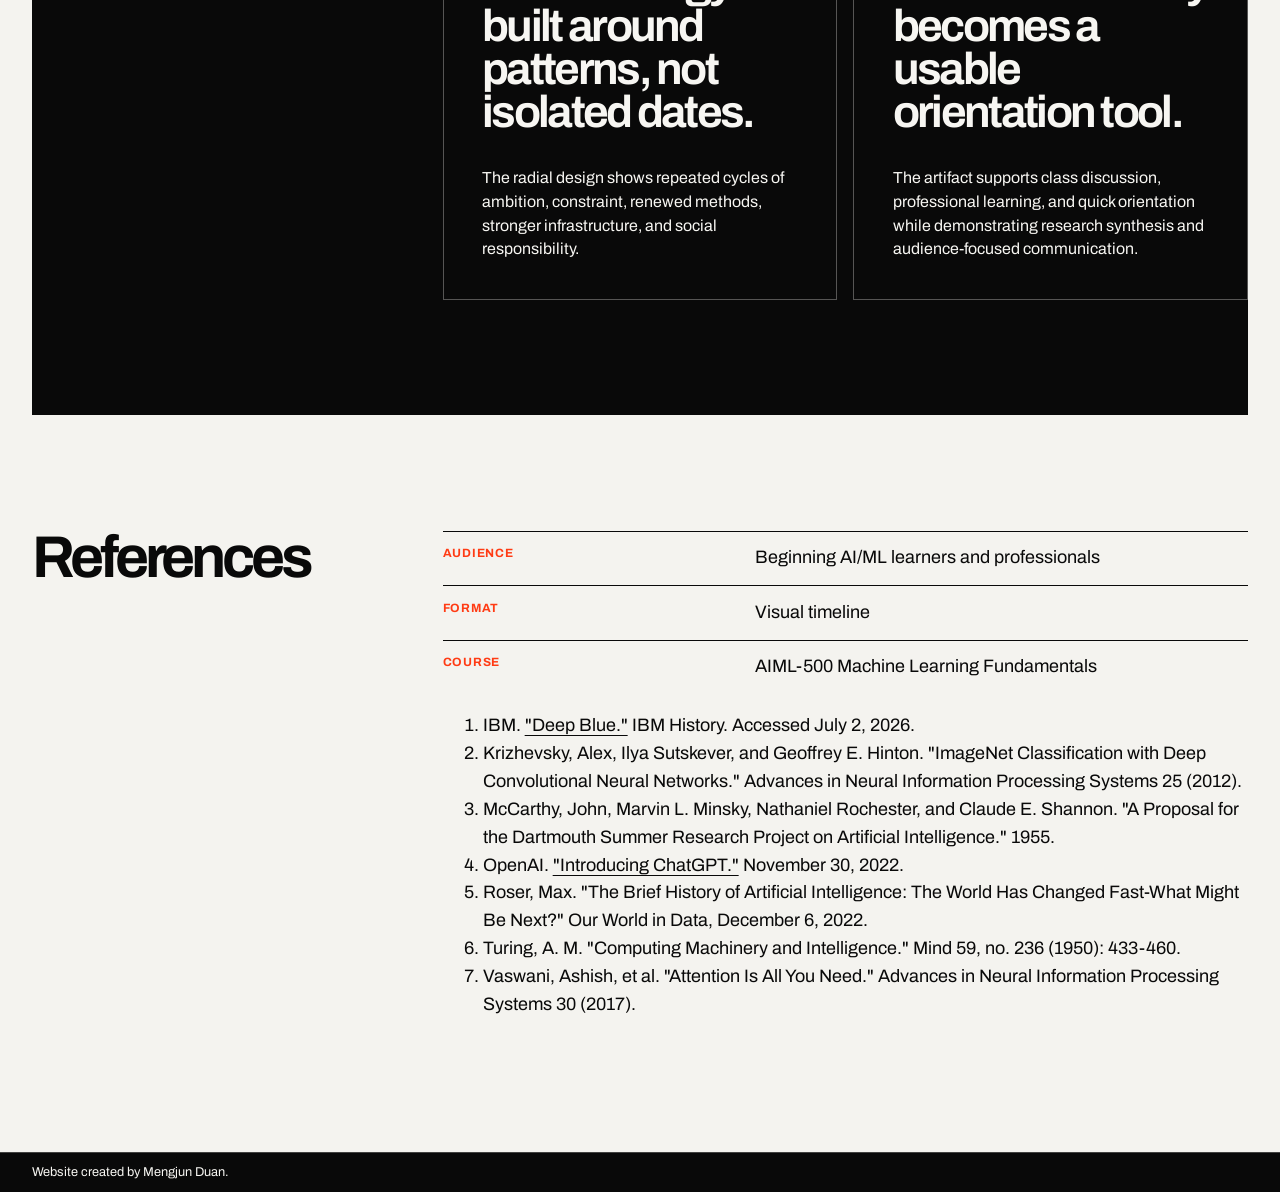
<file: projects/ai-ml-timeline.html>
<!doctype html>
<html lang="en">
<head>
  <meta charset="utf-8">
  <meta name="viewport" content="width=device-width, initial-scale=1">
  <meta name="description" content="A visual history of AI and machine learning from 1950 to 2026 by Mengjun Duan.">
  <title>AI/ML Timeline Case Study | Mengjun Duan</title>
  <link rel="stylesheet" href="../styles.css">
  <script src="../scripts/site.js" defer></script>
</head>
<body>
  <a class="skip-link" href="#main-content">Skip to main content</a>
  <header class="site-header">
    <div class="page-grid">
      <a class="wordmark" href="../index.html">Mengjun Duan</a>
      <nav class="site-nav" aria-label="Primary navigation">
        <a href="../work.html" data-nav-page="work.html ai-ml-timeline.html">Work <span class="status-dot" hidden></span></a>
        <a href="../about.html" data-nav-page="about.html">About <span class="status-dot" hidden></span></a>
      </nav>
    </div>
  </header>
  <main id="main-content">
    <header class="case-hero dark-section page-grid">
      <p class="eyebrow">Selected Work / 01</p>
      <h1>From Symbolic Rules to Generative Systems</h1>
      <p class="case-premise">A visual history of AI and machine learning from 1950 to 2026.</p>
      <dl class="case-facts">
        <div><dt>Year</dt><dd>2026</dd></div>
        <div><dt>Role</dt><dd>Research, visual system, web presentation</dd></div>
        <div><dt>Medium</dt><dd>Visual research / Information design</dd></div>
      </dl>
    </header>

    <figure class="case-poster page-grid">
      <a href="../ai-ml-timeline.png"><img class="poster-image" src="../assets/images/timeline-poster.webp" alt="Full radial timeline of AI and machine learning milestones from 1950 through 2026" width="1000" height="1500" loading="lazy"></a>
      <figcaption><a href="../ai-ml-timeline.png">View full timeline</a></figcaption>
    </figure>

    <section class="case-band page-grid" aria-labelledby="introduction-title">
      <h2 id="introduction-title" class="section-title">Introduction</h2>
      <div class="body-copy">
        <p>This visual timeline traces the development of artificial intelligence and machine learning from early questions about machine intelligence to the current era of generative systems, frontier models, cloud infrastructure, and AI governance.</p>
        <p>I selected it for the portfolio because it makes a long technical history accessible to beginning learners while showing my research synthesis and visual communication skills.</p>
      </div>
    </section>

    <section class="case-band dark-section page-grid" aria-labelledby="description-title">
      <h2 id="description-title" class="section-title">Description</h2>
      <div class="body-copy">
        <p>The artifact brings milestones including Turing's imitation game, the Dartmouth workshop, perceptrons, ELIZA, AI winters, expert systems, Deep Blue, deep learning, AlphaGo, transformers, and ChatGPT into one radial chronology.</p>
        <p>The timeline was revised for classmates, beginning AI/ML learners, and professionals who need a concise orientation before exploring individual technologies in more depth.</p>
      </div>
    </section>

    <section class="case-band page-grid" aria-labelledby="objective-title">
      <h2 id="objective-title" class="section-title">Objective</h2>
      <div class="body-copy">
        <p>The objective was to help a new AI/ML learner see the pattern behind the dates. Progress depends on research ideas, data, computing power, funding, practical use, governance, and public trust moving together.</p>
      </div>
    </section>

    <section class="case-band dark-section page-grid" aria-labelledby="process-title">
      <h2 id="process-title" class="section-title">Process</h2>
      <div>
      <ol class="detail-list" aria-label="Timeline development system">
        <li><span>01 / Research</span><span>Gather major AI/ML milestones from course materials and credible historical sources.</span></li>
        <li><span>02 / Organize</span><span>Group events into foundations, symbolic AI, AI winters, deep learning, generative AI, and frontier models.</span></li>
        <li><span>03 / Design</span><span>Use a radial layout to show chronology and connections across technical eras.</span></li>
        <li><span>04 / Revise</span><span>Refine milestone explanations, spacing, image choices, and disclosure language.</span></li>
      </ol>
        <p class="body-copy evidence-note">The radial structure presents AI history as a connected cycle rather than a straight line. It keeps periods of optimism, constraint, renewed methods, infrastructure growth, and social responsibility in the same composition.</p>
      </div>
    </section>

    <section class="case-band page-grid" aria-labelledby="tools-title">
      <h2 id="tools-title" class="section-title">Tools and Technologies</h2>
      <ul class="detail-list" aria-label="Tools and technologies used">
        <li><span>Research</span><span>AIML-500 course materials and credible AI/ML history sources.</span></li>
        <li><span>Data</span><span>Timeline milestones organized in CSV format.</span></li>
        <li><span>Design</span><span>HTML and CSS radial layout with PNG and PDF exports.</span></li>
        <li><span>AI assistance</span><span>ChatGPT and Codex supported organization and drafting. I reviewed the sources, revisions, final wording, and presentation.</span></li>
      </ul>
    </section>

    <section class="case-band dark-section page-grid" aria-labelledby="value-title">
      <h2 id="value-title" class="section-title">Value Proposition</h2>
      <div class="value-grid">
        <article>
          <p>Unique Value</p>
          <h3>A chronology built around patterns, not isolated dates.</h3>
          <p>The radial design shows repeated cycles of ambition, constraint, renewed methods, stronger infrastructure, and social responsibility.</p>
        </article>
        <article>
          <p>Relevance</p>
          <h3>Technical history becomes a usable orientation tool.</h3>
          <p>The artifact supports class discussion, professional learning, and quick orientation while demonstrating research synthesis and audience-focused communication.</p>
        </article>
      </div>
    </section>

    <section class="case-band page-grid" aria-labelledby="references-title">
      <h2 id="references-title" class="section-title">References</h2>
      <div>
        <ul class="detail-list" aria-label="Project context">
          <li><span>Audience</span><span>Beginning AI/ML learners and professionals</span></li>
          <li><span>Format</span><span>Visual timeline</span></li>
          <li><span>Course</span><span>AIML-500 Machine Learning Fundamentals</span></li>
        </ul>
        <ol class="source-list">
          <li>IBM. <a href="https://www.ibm.com/history/deep-blue">"Deep Blue."</a> IBM History. Accessed July 2, 2026.</li>
          <li>Krizhevsky, Alex, Ilya Sutskever, and Geoffrey E. Hinton. "ImageNet Classification with Deep Convolutional Neural Networks." Advances in Neural Information Processing Systems 25 (2012).</li>
          <li>McCarthy, John, Marvin L. Minsky, Nathaniel Rochester, and Claude E. Shannon. "A Proposal for the Dartmouth Summer Research Project on Artificial Intelligence." 1955.</li>
          <li>OpenAI. <a href="https://openai.com/index/chatgpt/">"Introducing ChatGPT."</a> November 30, 2022.</li>
          <li>Roser, Max. "The Brief History of Artificial Intelligence: The World Has Changed Fast-What Might Be Next?" Our World in Data, December 6, 2022.</li>
          <li>Turing, A. M. "Computing Machinery and Intelligence." Mind 59, no. 236 (1950): 433-460.</li>
          <li>Vaswani, Ashish, et al. "Attention Is All You Need." Advances in Neural Information Processing Systems 30 (2017).</li>
        </ol>
      </div>
    </section>
  </main>
  <footer class="site-footer"><div class="page-grid"><p>Website created by Mengjun Duan.</p></div></footer>
</body>
</html>
</file>
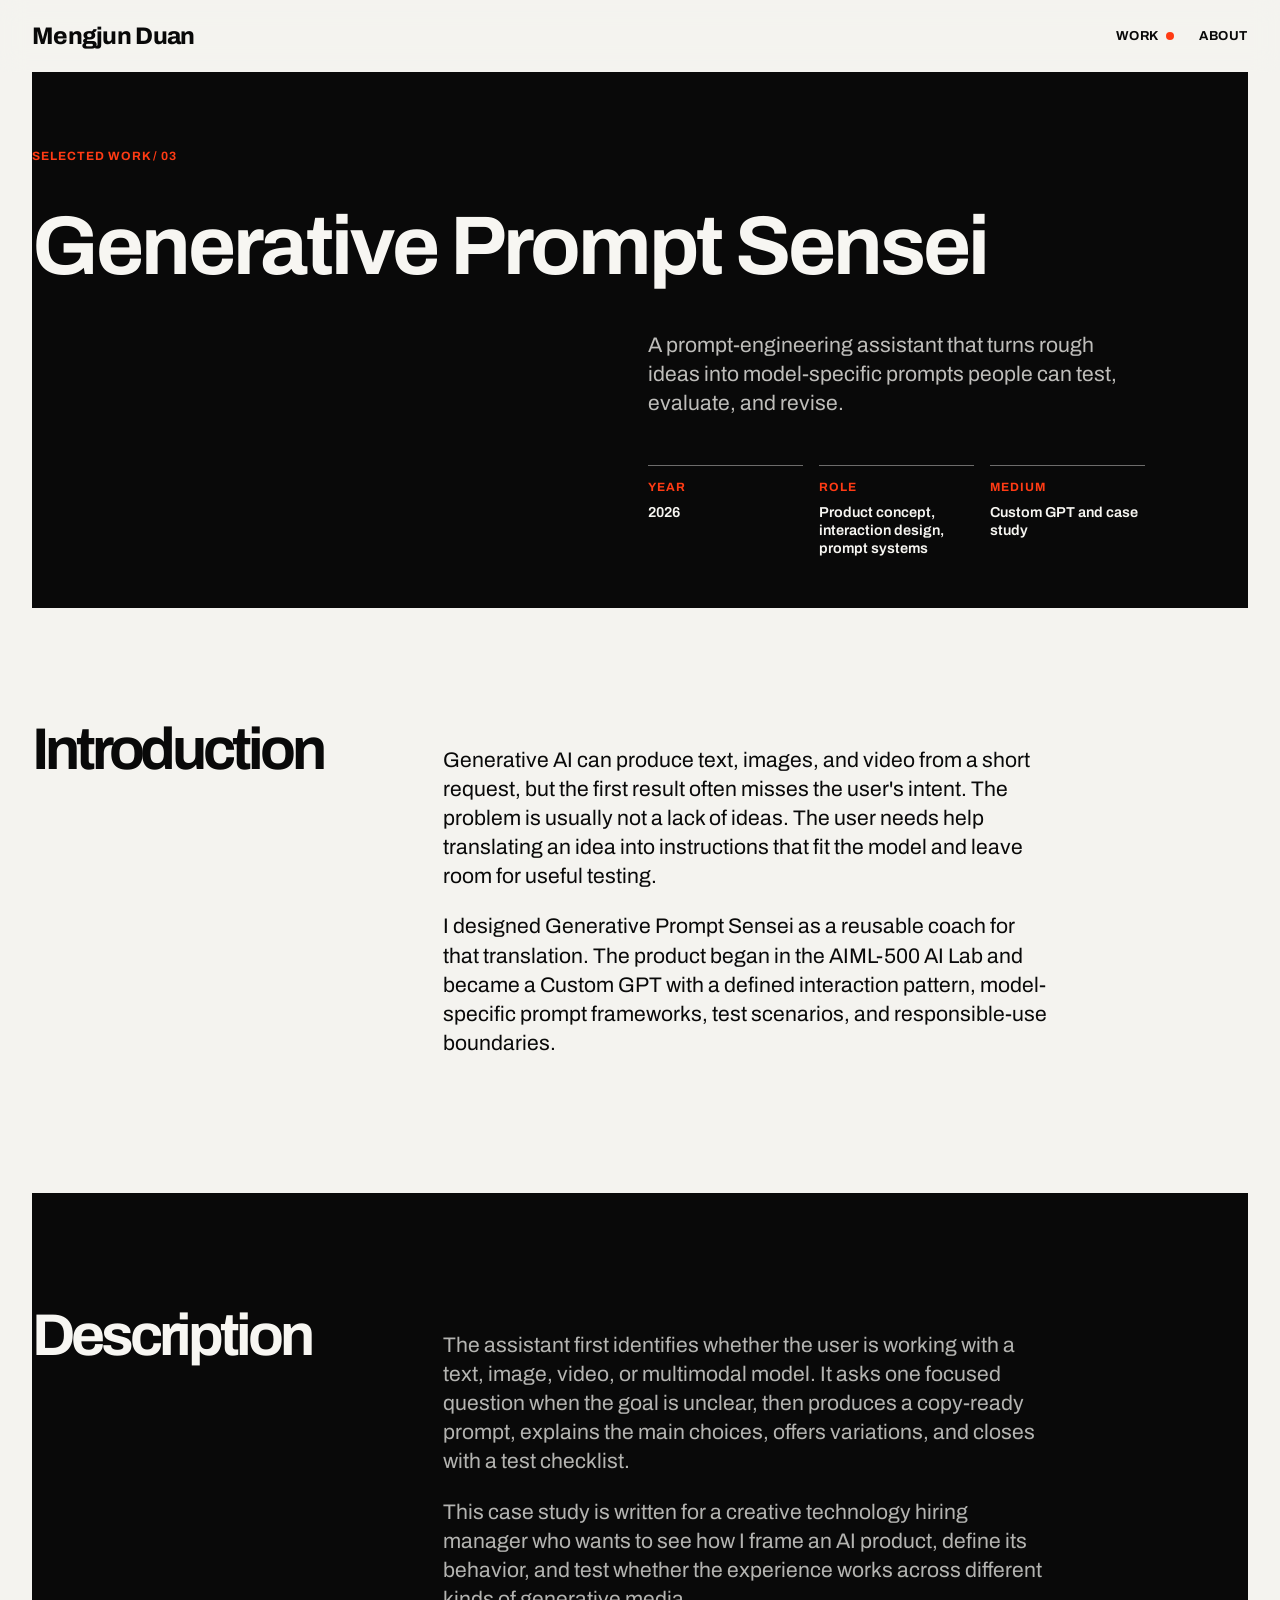
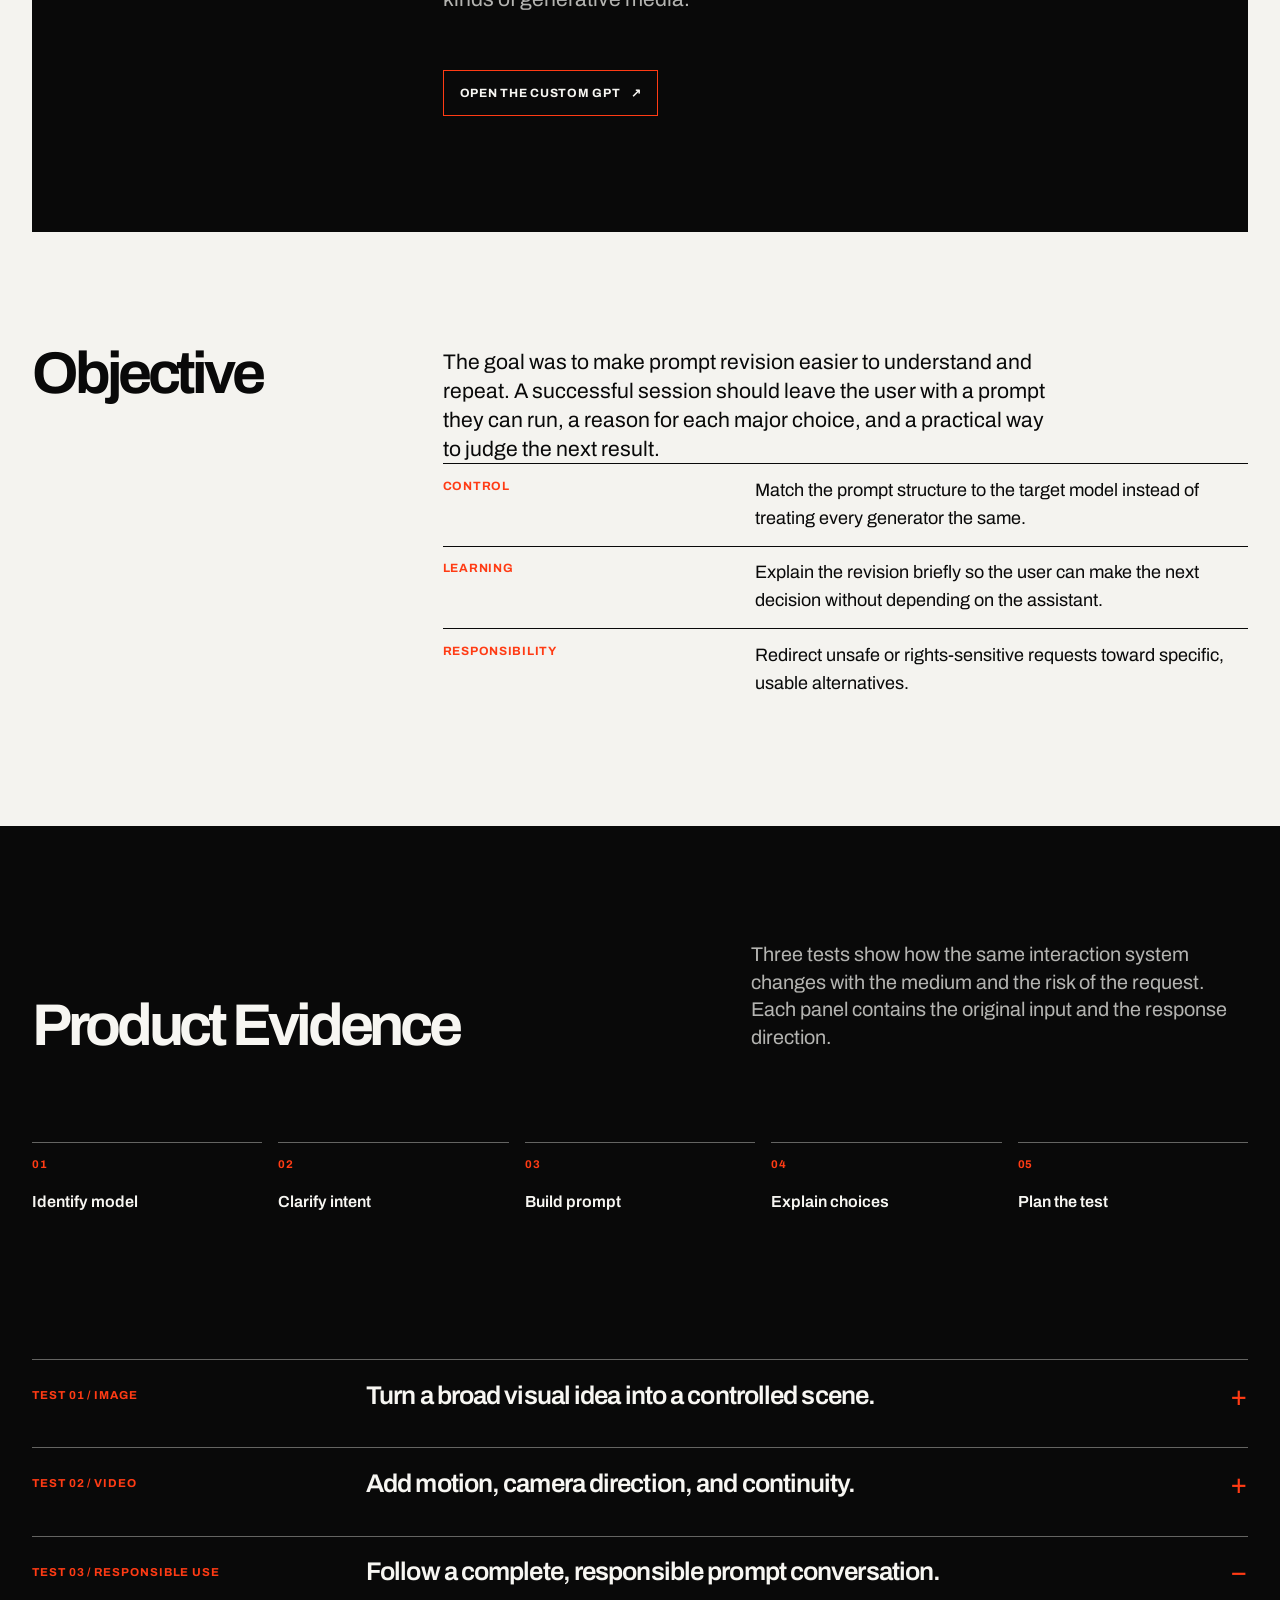
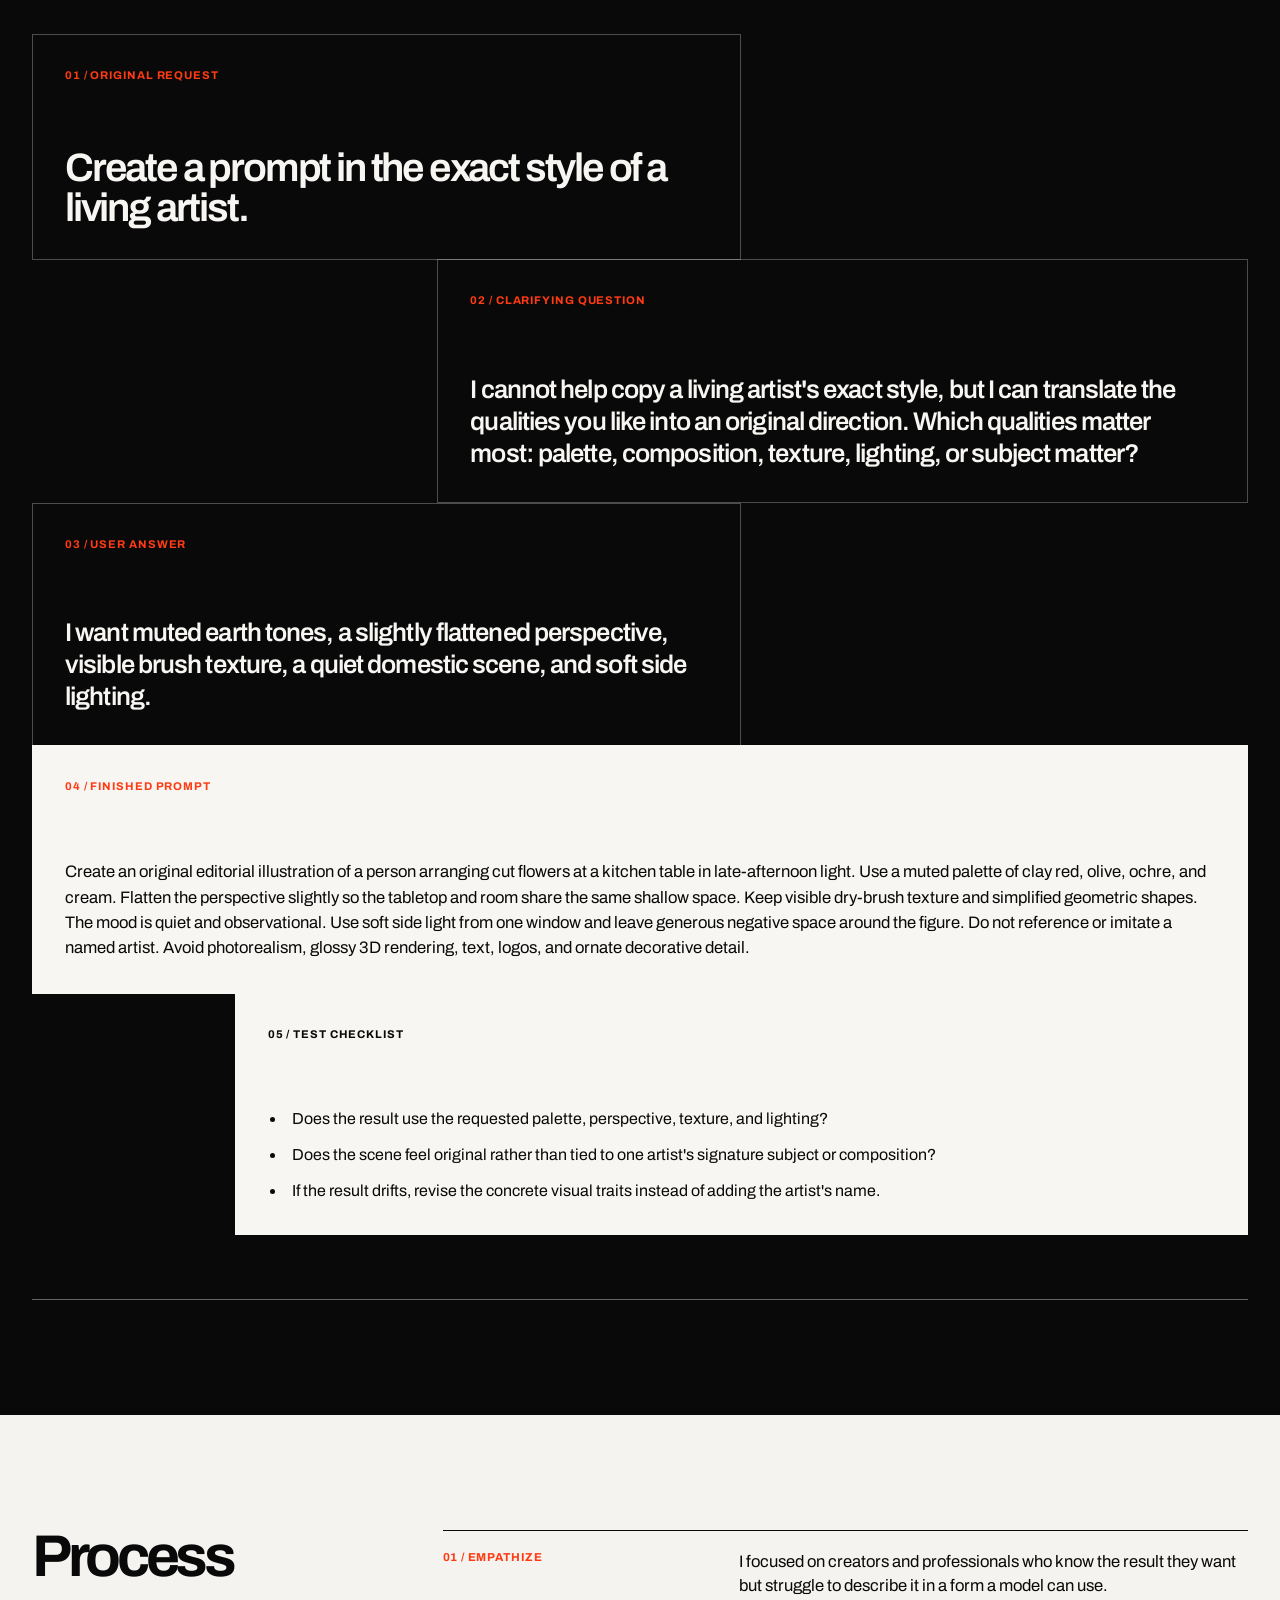
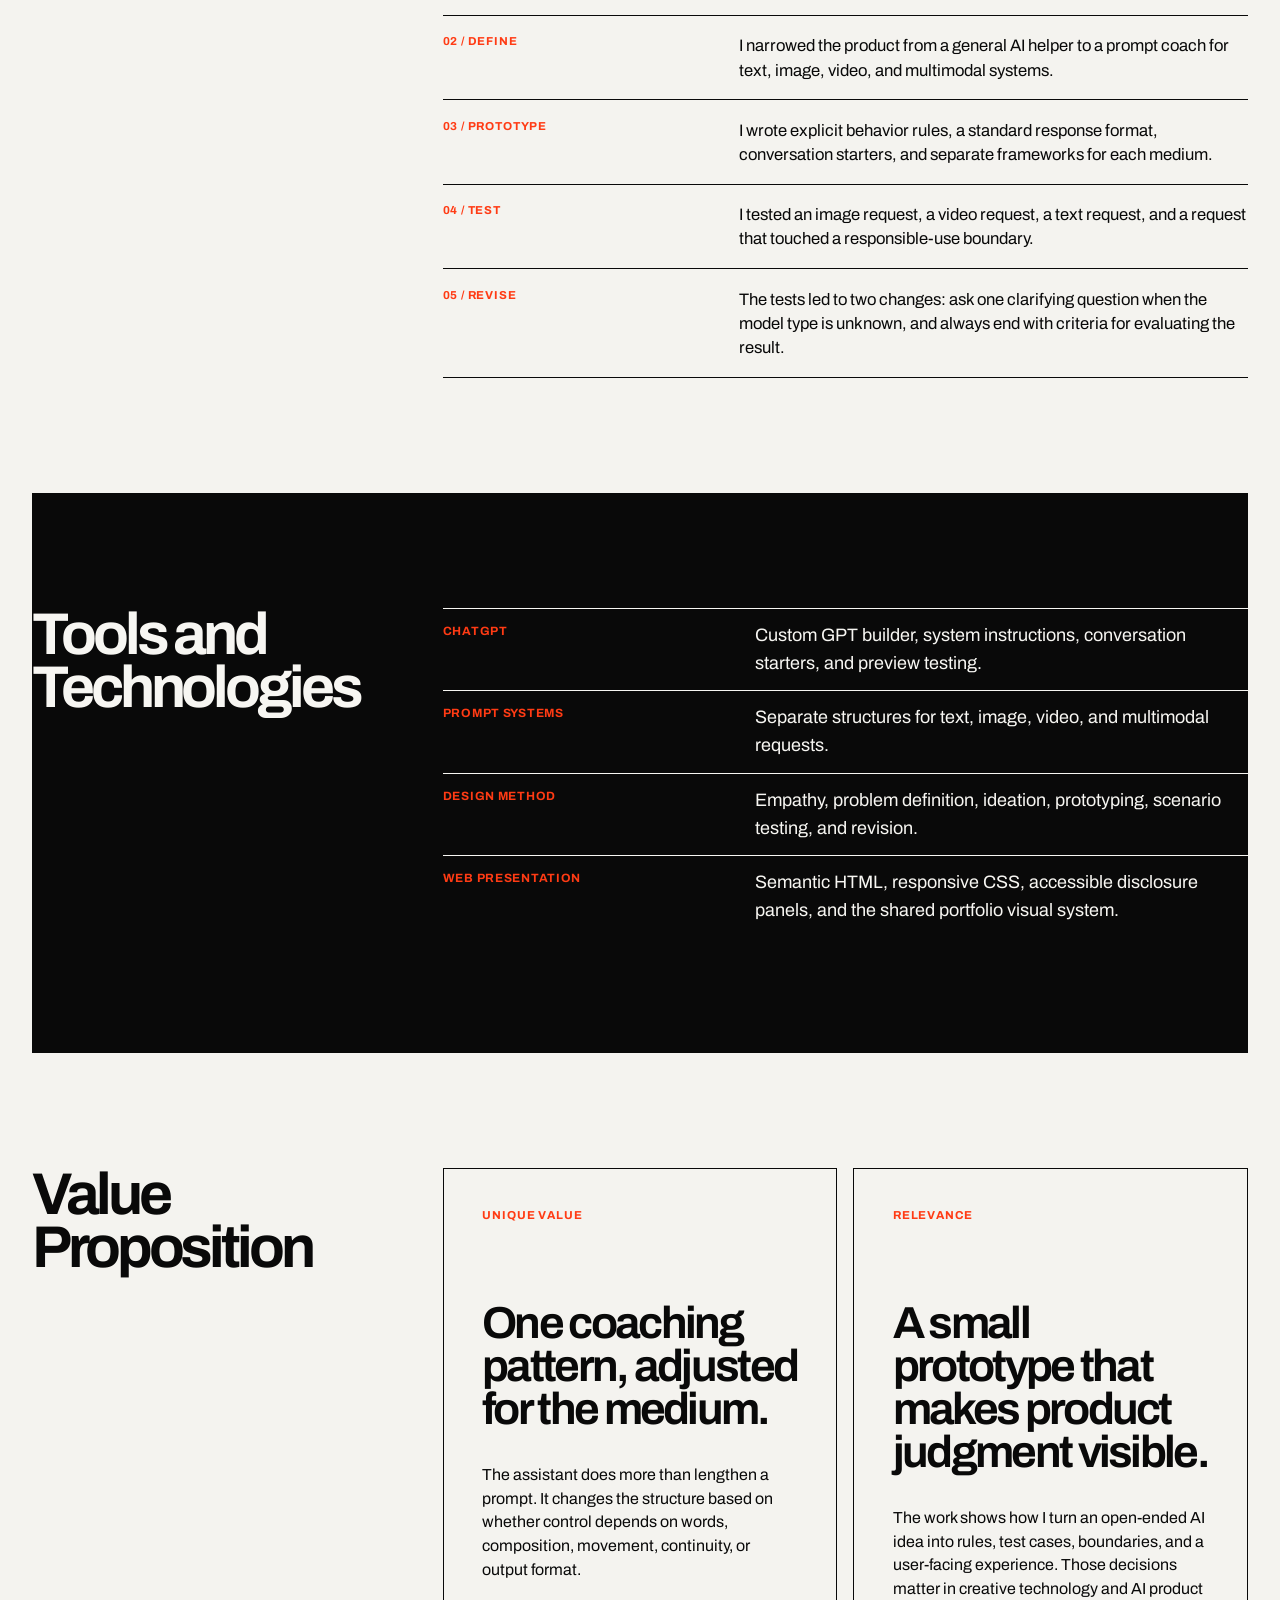
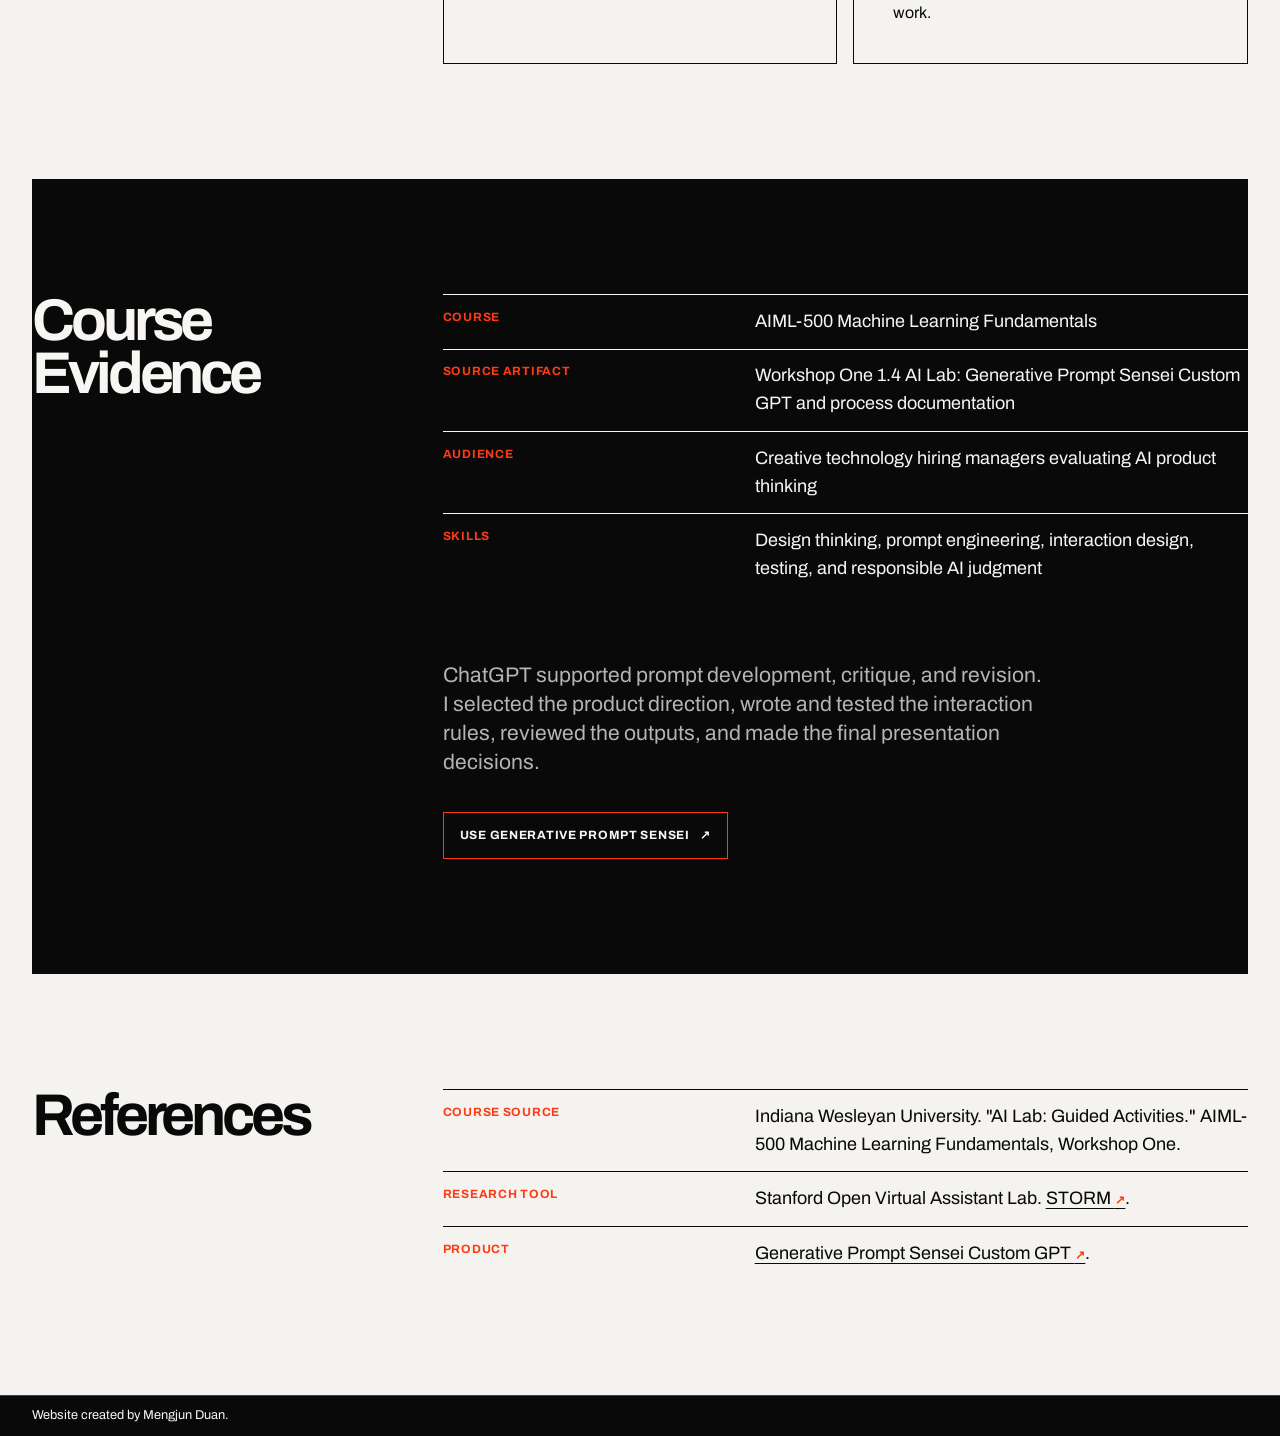
<file: projects/generative-prompt-sensei.html>
<!doctype html>
<html lang="en">
<head>
  <meta charset="utf-8">
  <meta name="viewport" content="width=device-width, initial-scale=1">
  <meta name="description" content="Generative Prompt Sensei, a prompt-engineering assistant designed by Mengjun Duan.">
  <title>Generative Prompt Sensei Case Study | Mengjun Duan</title>
  <link rel="stylesheet" href="../styles.css">
  <script src="../scripts/site.js" defer></script>
</head>
<body>
  <a class="skip-link" href="#main-content">Skip to main content</a>
  <header class="site-header">
    <div class="page-grid">
      <a class="wordmark" href="../index.html">Mengjun Duan</a>
      <nav class="site-nav" aria-label="Primary navigation">
        <a href="../work.html" data-nav-page="work.html generative-prompt-sensei.html">Work <span class="status-dot" hidden></span></a>
        <a href="../about.html" data-nav-page="about.html">About <span class="status-dot" hidden></span></a>
      </nav>
    </div>
  </header>
  <main id="main-content">
    <header class="case-hero dark-section page-grid">
      <p class="eyebrow">Selected Work / 03</p>
      <h1>Generative Prompt Sensei</h1>
      <p class="case-premise">A prompt-engineering assistant that turns rough ideas into model-specific prompts people can test, evaluate, and revise.</p>
      <dl class="case-facts">
        <div><dt>Year</dt><dd>2026</dd></div>
        <div><dt>Role</dt><dd>Product concept, interaction design, prompt systems</dd></div>
        <div><dt>Medium</dt><dd>Custom GPT and case study</dd></div>
      </dl>
    </header>

    <section class="case-band page-grid" aria-labelledby="introduction-title">
      <h2 id="introduction-title" class="section-title">Introduction</h2>
      <div class="body-copy">
        <p>Generative AI can produce text, images, and video from a short request, but the first result often misses the user's intent. The problem is usually not a lack of ideas. The user needs help translating an idea into instructions that fit the model and leave room for useful testing.</p>
        <p>I designed Generative Prompt Sensei as a reusable coach for that translation. The product began in the AIML-500 AI Lab and became a Custom GPT with a defined interaction pattern, model-specific prompt frameworks, test scenarios, and responsible-use boundaries.</p>
      </div>
    </section>

    <section class="case-band dark-section page-grid" aria-labelledby="description-title">
      <h2 id="description-title" class="section-title">Description</h2>
      <div>
        <div class="body-copy">
          <p>The assistant first identifies whether the user is working with a text, image, video, or multimodal model. It asks one focused question when the goal is unclear, then produces a copy-ready prompt, explains the main choices, offers variations, and closes with a test checklist.</p>
          <p>This case study is written for a creative technology hiring manager who wants to see how I frame an AI product, define its behavior, and test whether the experience works across different kinds of generative media.</p>
        </div>
        <a class="case-cta" href="https://chatgpt.com/g/g-6a482587af948191835fe6024e885565-generative-prompt-sensei" target="_blank" rel="noreferrer">Open the Custom GPT <span aria-hidden="true">↗</span></a>
      </div>
    </section>

    <section class="case-band page-grid" aria-labelledby="objective-title">
      <h2 id="objective-title" class="section-title">Objective</h2>
      <div>
        <p class="body-copy">The goal was to make prompt revision easier to understand and repeat. A successful session should leave the user with a prompt they can run, a reason for each major choice, and a practical way to judge the next result.</p>
        <ul class="detail-list prompt-objectives" aria-label="Product objectives">
          <li><span>Control</span><span>Match the prompt structure to the target model instead of treating every generator the same.</span></li>
          <li><span>Learning</span><span>Explain the revision briefly so the user can make the next decision without depending on the assistant.</span></li>
          <li><span>Responsibility</span><span>Redirect unsafe or rights-sensitive requests toward specific, usable alternatives.</span></li>
        </ul>
      </div>
    </section>

    <section class="prompt-lab dark-section" aria-labelledby="evidence-title">
      <div class="prompt-lab-heading page-grid">
        <h2 id="evidence-title" class="section-title">Product Evidence</h2>
        <p>Three tests show how the same interaction system changes with the medium and the risk of the request. Each panel contains the original input and the response direction.</p>
      </div>
      <ol class="prompt-flow page-grid" aria-label="Generative Prompt Sensei interaction flow">
        <li><span>01</span><strong>Identify model</strong></li>
        <li><span>02</span><strong>Clarify intent</strong></li>
        <li><span>03</span><strong>Build prompt</strong></li>
        <li><span>04</span><strong>Explain choices</strong></li>
        <li><span>05</span><strong>Plan the test</strong></li>
      </ol>
      <div class="prompt-examples page-grid">
        <details class="prompt-example">
          <summary>
            <span>Test 01 / Image</span>
            <strong>Turn a broad visual idea into a controlled scene.</strong>
          </summary>
          <div class="prompt-example-body">
            <div>
              <p class="prompt-example-label">Original request</p>
              <blockquote>Create an image of a futuristic classroom where students learn with AI.</blockquote>
            </div>
            <div>
              <p class="prompt-example-label">Structured prompt</p>
              <p class="prompt-output">Create a realistic editorial photograph of a near-future classroom during a small-group lesson. Six college students sit around modular tables while an instructor uses a transparent wall display to compare two machine-learning predictions. Frame the room from eye level with students in the foreground and the interface visible behind them. Use soft daylight, neutral materials, and restrained blue accents. The technology should feel practical and already in use. Avoid science-fiction costumes, floating holograms, branded logos, extra text, distorted hands, and unreadable screens.</p>
            </div>
          </div>
        </details>

        <details class="prompt-example">
          <summary>
            <span>Test 02 / Video</span>
            <strong>Add motion, camera direction, and continuity.</strong>
          </summary>
          <div class="prompt-example-body">
            <div>
              <p class="prompt-example-label">Original request</p>
              <blockquote>A robot gardener waters plants in a greenhouse.</blockquote>
            </div>
            <div>
              <p class="prompt-example-label">Structured prompt</p>
              <p class="prompt-output">Create one continuous eight-second shot inside a humid greenhouse at sunrise. A compact gardening robot rolls slowly between two rows of tomato plants, stops beside a dry planter, raises a narrow watering arm, and releases a controlled stream at the base of the plant. Begin with a medium-wide view and move the camera laterally at the robot's pace. Keep the robot's shape, wheel count, and arm position consistent through the shot. Use warm backlight through condensation on the glass. Avoid cuts, sudden speed changes, flicker, extra limbs, and water passing through objects.</p>
            </div>
          </div>
        </details>

        <details class="prompt-example" open>
          <summary>
            <span>Test 03 / Responsible use</span>
            <strong>Follow a complete, responsible prompt conversation.</strong>
          </summary>
          <div class="prompt-example-body prompt-conversation">
            <div class="conversation-turn conversation-user">
              <p class="prompt-example-label">01 / Original request</p>
              <blockquote>Create a prompt in the exact style of a living artist.</blockquote>
            </div>
            <div class="conversation-turn conversation-assistant">
              <p class="prompt-example-label">02 / Clarifying question</p>
              <p class="conversation-copy">I cannot help copy a living artist's exact style, but I can translate the qualities you like into an original direction. Which qualities matter most: palette, composition, texture, lighting, or subject matter?</p>
            </div>
            <div class="conversation-turn conversation-user">
              <p class="prompt-example-label">03 / User answer</p>
              <p class="conversation-copy">I want muted earth tones, a slightly flattened perspective, visible brush texture, a quiet domestic scene, and soft side lighting.</p>
            </div>
            <div class="conversation-turn conversation-final">
              <p class="prompt-example-label">04 / Finished prompt</p>
              <p class="prompt-output">Create an original editorial illustration of a person arranging cut flowers at a kitchen table in late-afternoon light. Use a muted palette of clay red, olive, ochre, and cream. Flatten the perspective slightly so the tabletop and room share the same shallow space. Keep visible dry-brush texture and simplified geometric shapes. The mood is quiet and observational. Use soft side light from one window and leave generous negative space around the figure. Do not reference or imitate a named artist. Avoid photorealism, glossy 3D rendering, text, logos, and ornate decorative detail.</p>
            </div>
            <div class="conversation-turn conversation-checklist">
              <p class="prompt-example-label">05 / Test checklist</p>
              <ul>
                <li>Does the result use the requested palette, perspective, texture, and lighting?</li>
                <li>Does the scene feel original rather than tied to one artist's signature subject or composition?</li>
                <li>If the result drifts, revise the concrete visual traits instead of adding the artist's name.</li>
              </ul>
            </div>
          </div>
        </details>
      </div>
    </section>

    <section class="case-band page-grid" aria-labelledby="process-title">
      <h2 id="process-title" class="section-title">Process</h2>
      <ol class="process-rail">
        <li><span>01 / Empathize</span><p>I focused on creators and professionals who know the result they want but struggle to describe it in a form a model can use.</p></li>
        <li><span>02 / Define</span><p>I narrowed the product from a general AI helper to a prompt coach for text, image, video, and multimodal systems.</p></li>
        <li><span>03 / Prototype</span><p>I wrote explicit behavior rules, a standard response format, conversation starters, and separate frameworks for each medium.</p></li>
        <li><span>04 / Test</span><p>I tested an image request, a video request, a text request, and a request that touched a responsible-use boundary.</p></li>
        <li><span>05 / Revise</span><p>The tests led to two changes: ask one clarifying question when the model type is unknown, and always end with criteria for evaluating the result.</p></li>
      </ol>
    </section>

    <section class="case-band dark-section page-grid" aria-labelledby="tools-title">
      <h2 id="tools-title" class="section-title">Tools and Technologies</h2>
      <ul class="detail-list" aria-label="Tools and technologies used">
        <li><span>ChatGPT</span><span>Custom GPT builder, system instructions, conversation starters, and preview testing.</span></li>
        <li><span>Prompt systems</span><span>Separate structures for text, image, video, and multimodal requests.</span></li>
        <li><span>Design method</span><span>Empathy, problem definition, ideation, prototyping, scenario testing, and revision.</span></li>
        <li><span>Web presentation</span><span>Semantic HTML, responsive CSS, accessible disclosure panels, and the shared portfolio visual system.</span></li>
      </ul>
    </section>

    <section class="case-band page-grid" aria-labelledby="value-title">
      <h2 id="value-title" class="section-title">Value Proposition</h2>
      <div class="value-grid">
        <article>
          <p>Unique Value</p>
          <h3>One coaching pattern, adjusted for the medium.</h3>
          <p>The assistant does more than lengthen a prompt. It changes the structure based on whether control depends on words, composition, movement, continuity, or output format.</p>
        </article>
        <article>
          <p>Relevance</p>
          <h3>A small prototype that makes product judgment visible.</h3>
          <p>The work shows how I turn an open-ended AI idea into rules, test cases, boundaries, and a user-facing experience. Those decisions matter in creative technology and AI product work.</p>
        </article>
      </div>
    </section>

    <section class="case-band dark-section page-grid" aria-labelledby="course-evidence-title">
      <h2 id="course-evidence-title" class="section-title">Course Evidence</h2>
      <div>
        <ul class="detail-list" aria-label="Course evidence">
          <li><span>Course</span><span>AIML-500 Machine Learning Fundamentals</span></li>
          <li><span>Source artifact</span><span>Workshop One 1.4 AI Lab: Generative Prompt Sensei Custom GPT and process documentation</span></li>
          <li><span>Audience</span><span>Creative technology hiring managers evaluating AI product thinking</span></li>
          <li><span>Skills</span><span>Design thinking, prompt engineering, interaction design, testing, and responsible AI judgment</span></li>
        </ul>
        <p class="body-copy evidence-note">ChatGPT supported prompt development, critique, and revision. I selected the product direction, wrote and tested the interaction rules, reviewed the outputs, and made the final presentation decisions.</p>
        <a class="case-cta" href="https://chatgpt.com/g/g-6a482587af948191835fe6024e885565-generative-prompt-sensei" target="_blank" rel="noreferrer">Use Generative Prompt Sensei <span aria-hidden="true">↗</span></a>
      </div>
    </section>

    <section class="case-band page-grid" aria-labelledby="references-title">
      <h2 id="references-title" class="section-title">References</h2>
      <ul class="detail-list reference-list" aria-label="Project references">
        <li><span>Course source</span><span>Indiana Wesleyan University. "AI Lab: Guided Activities." AIML-500 Machine Learning Fundamentals, Workshop One.</span></li>
        <li><span>Research tool</span><span>Stanford Open Virtual Assistant Lab. <a href="https://storm.genie.stanford.edu/" target="_blank" rel="noreferrer">STORM <span aria-hidden="true">↗</span></a>.</span></li>
        <li><span>Product</span><span><a href="https://chatgpt.com/g/g-6a482587af948191835fe6024e885565-generative-prompt-sensei" target="_blank" rel="noreferrer">Generative Prompt Sensei Custom GPT <span aria-hidden="true">↗</span></a>.</span></li>
      </ul>
    </section>
  </main>
  <footer class="site-footer"><div class="page-grid"><p>Website created by Mengjun Duan.</p></div></footer>
</body>
</html>
</file>
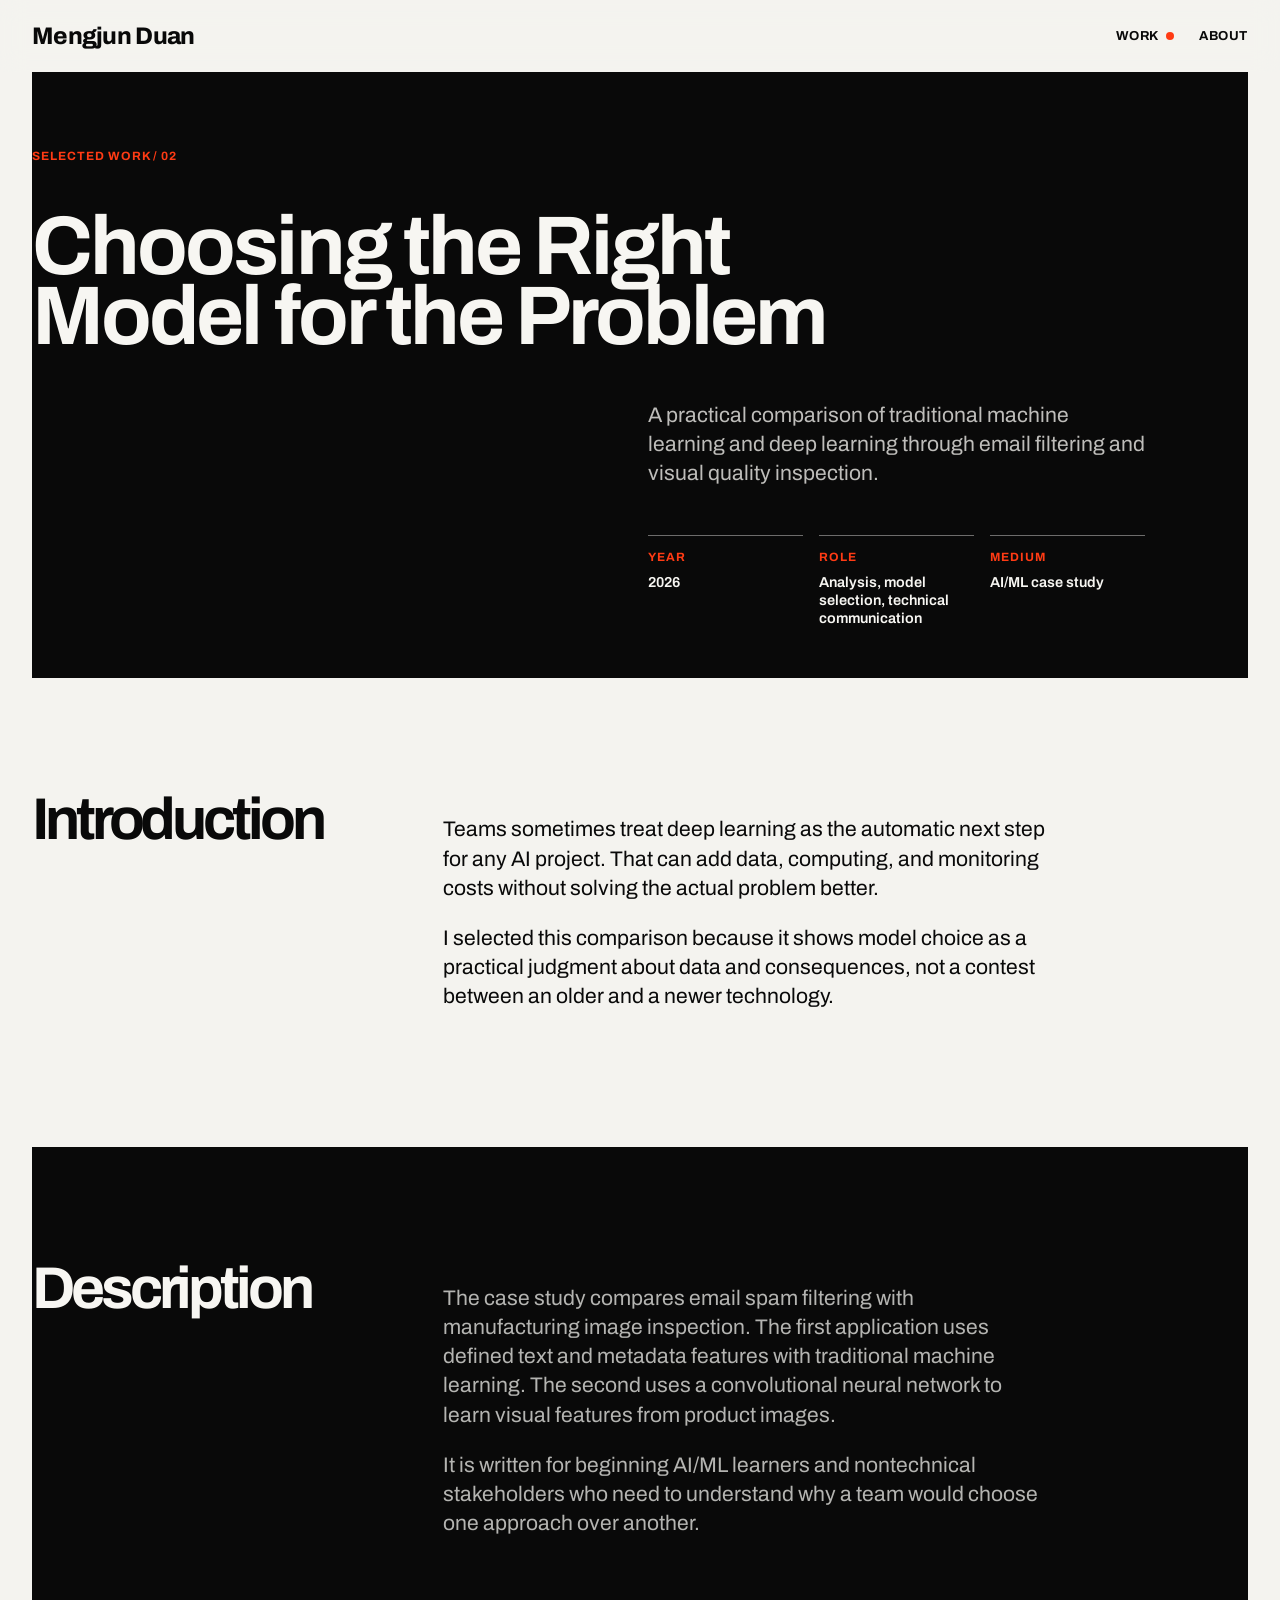
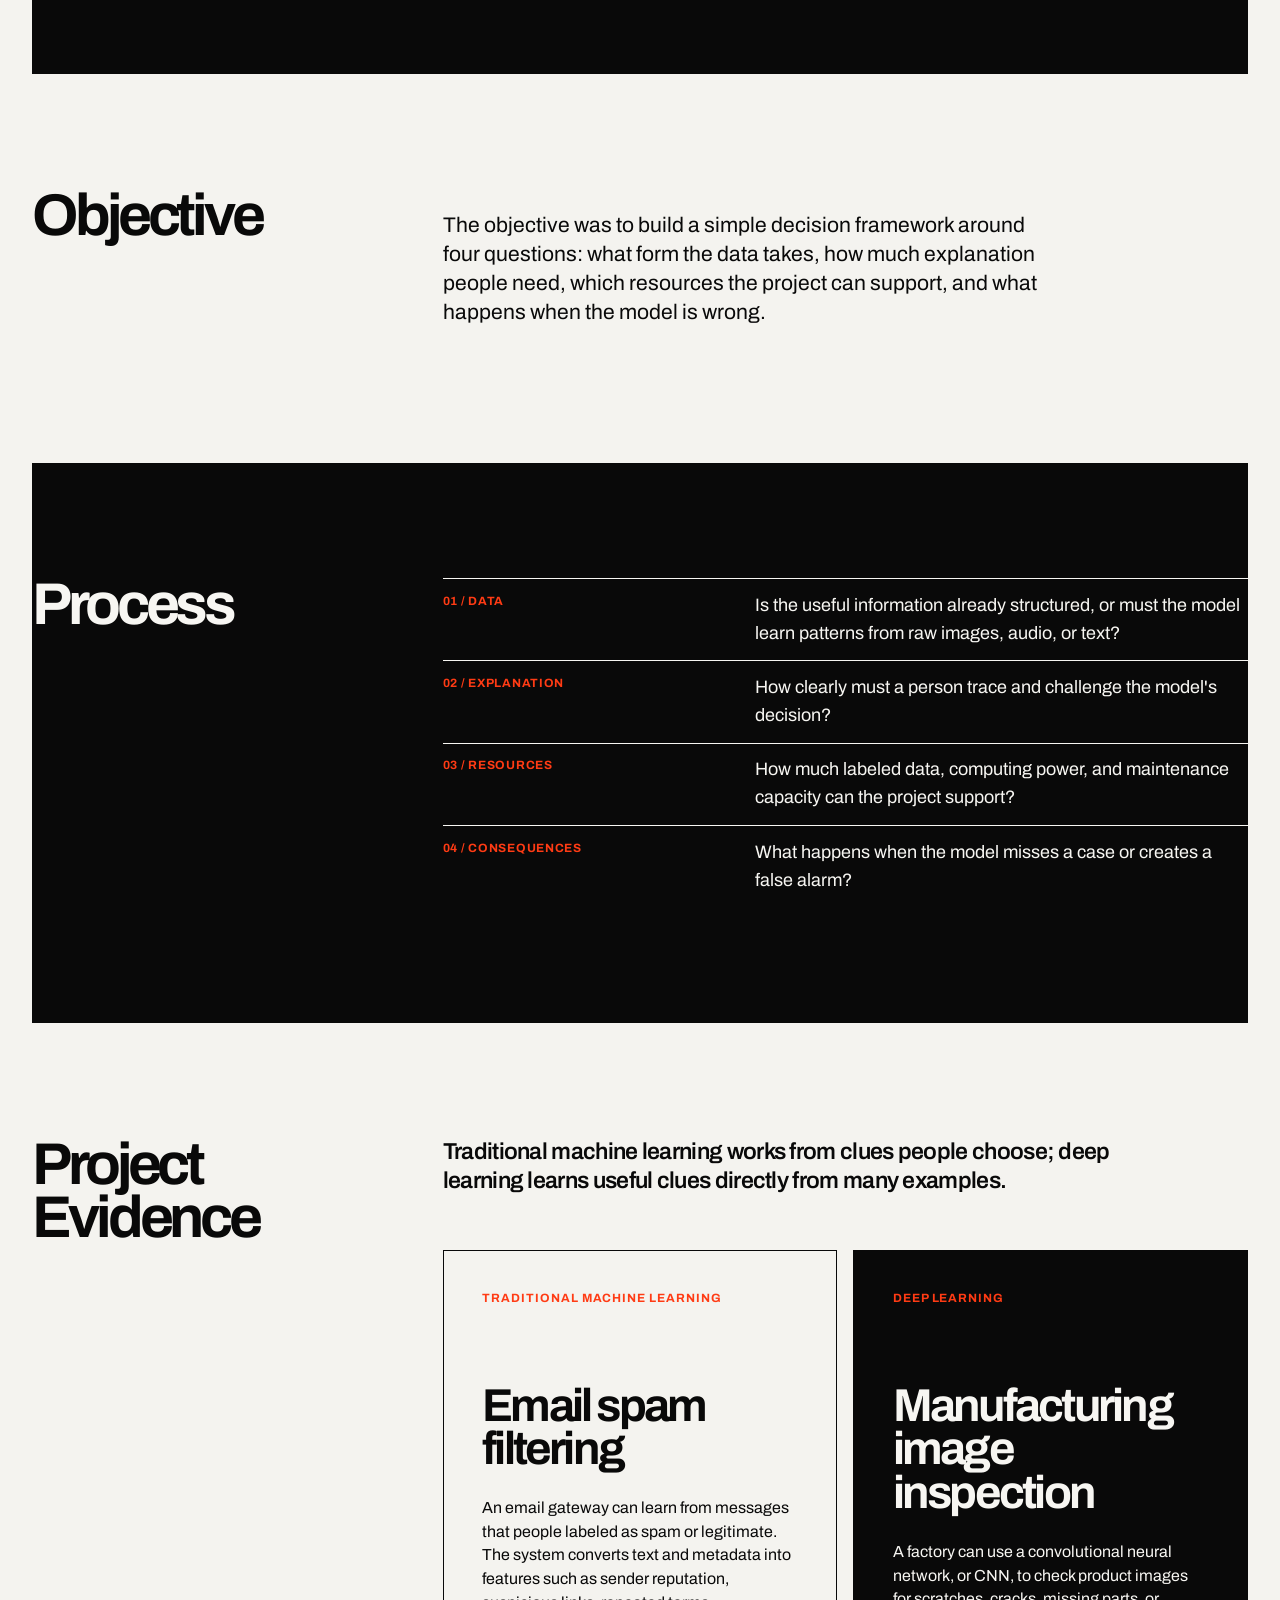
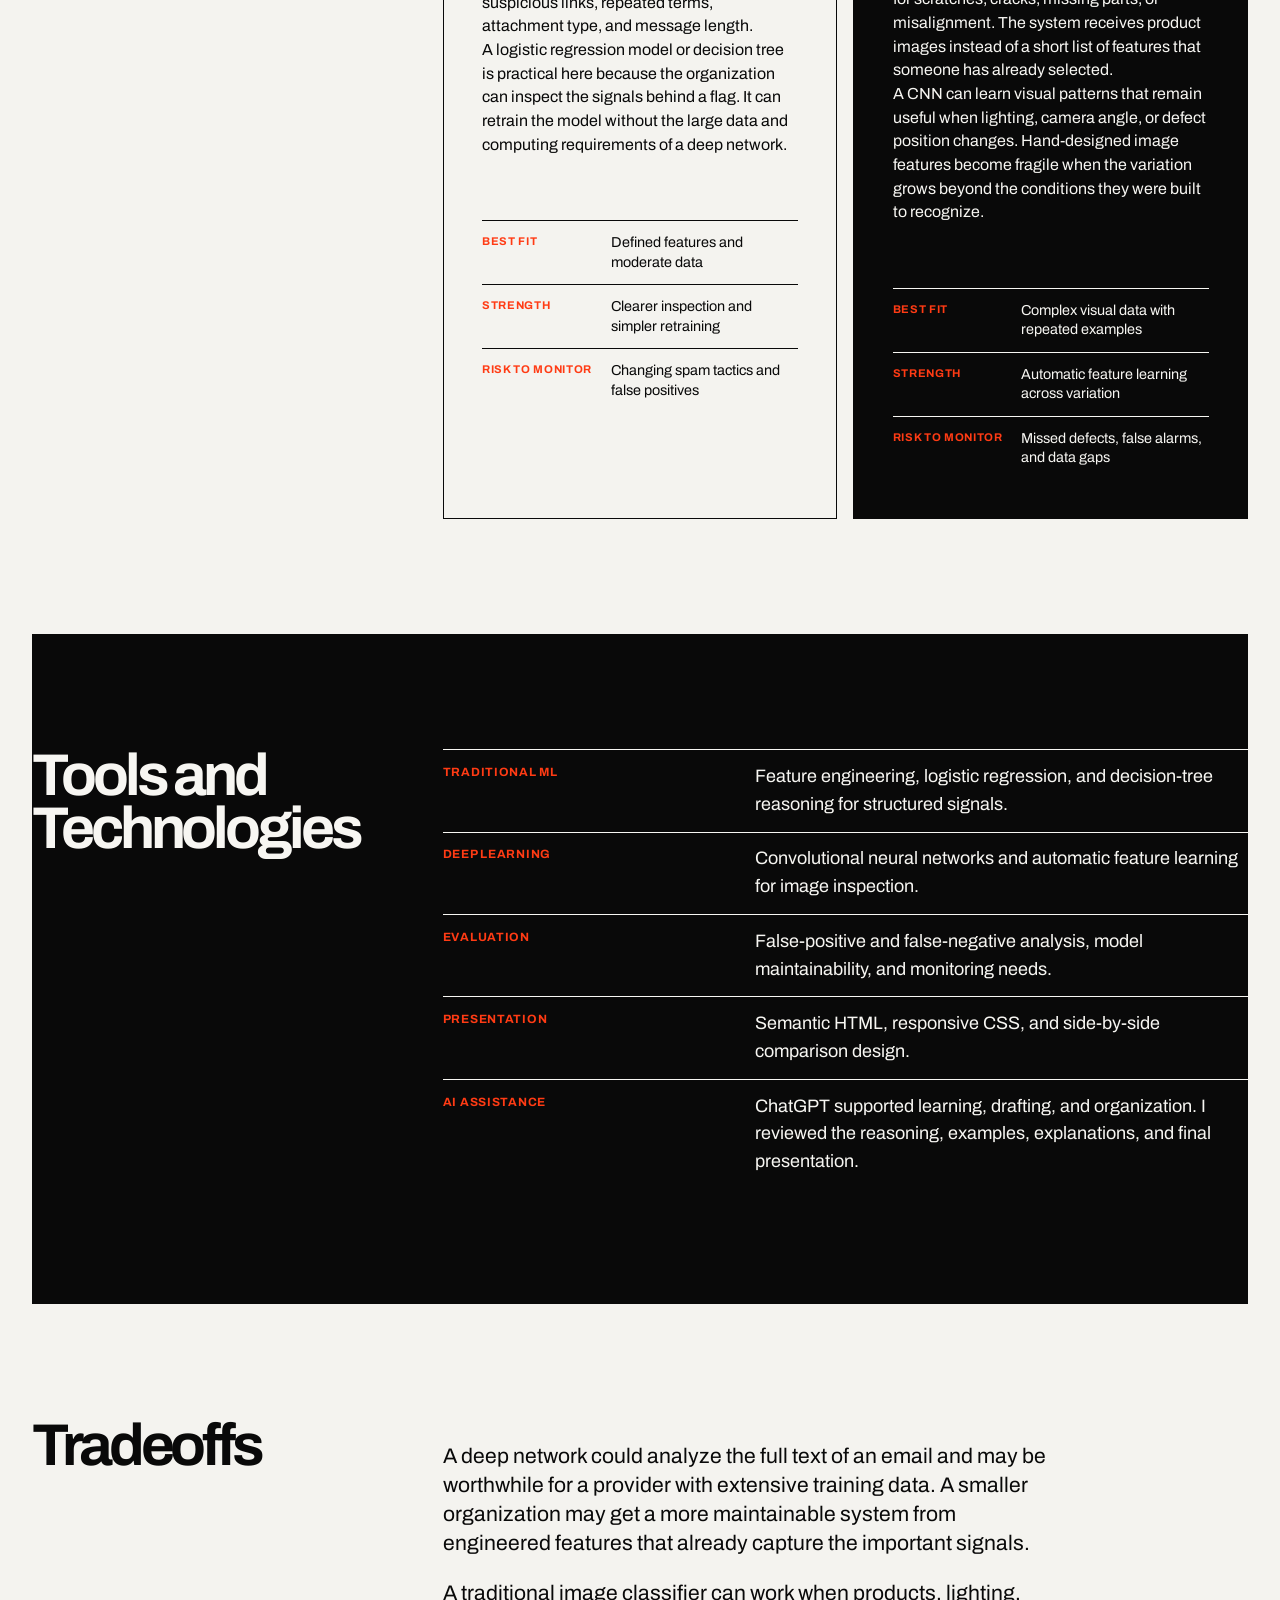
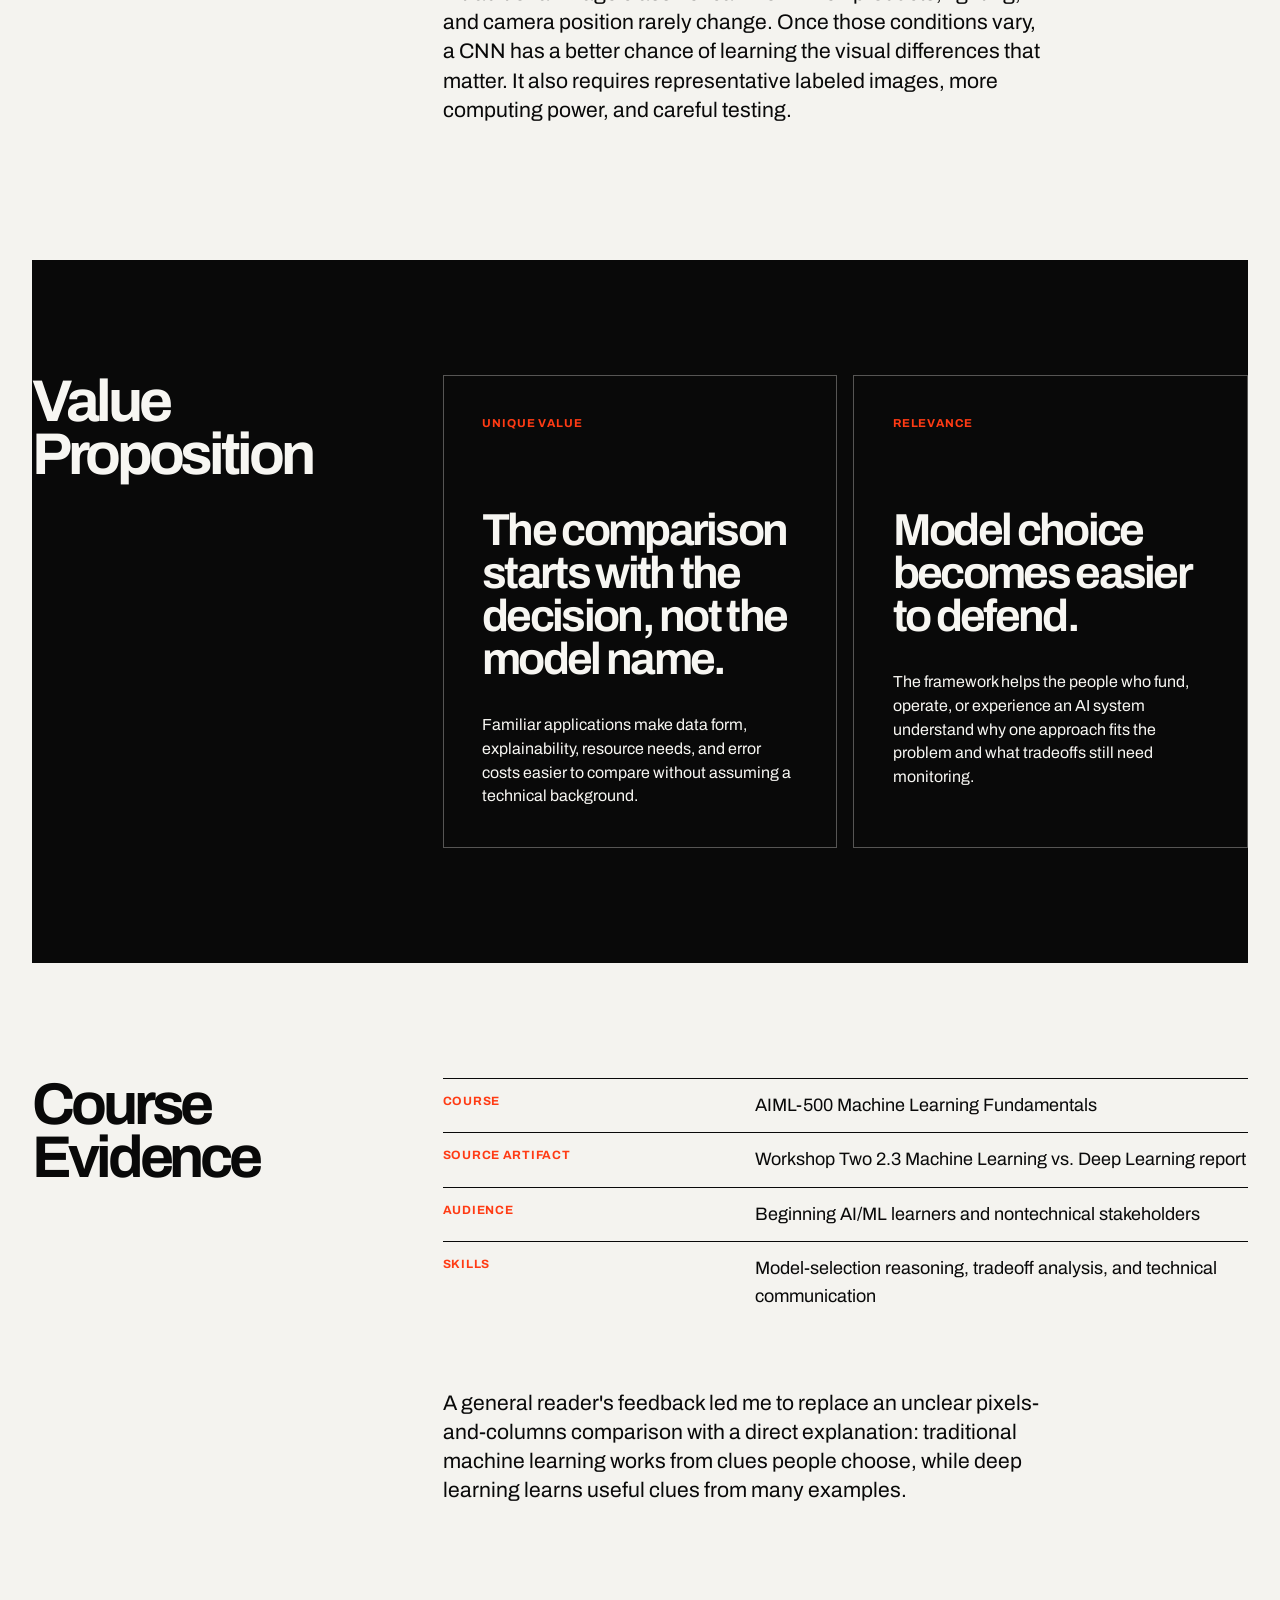
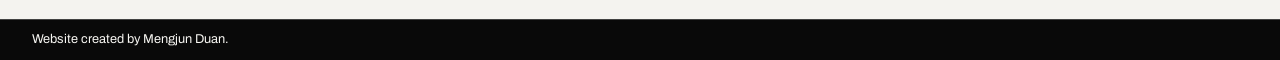
<file: projects/ml-vs-deep-learning.html>
<!doctype html>
<html lang="en">
<head>
  <meta charset="utf-8">
  <meta name="viewport" content="width=device-width, initial-scale=1">
  <meta name="description" content="A practical comparison of traditional machine learning and deep learning by Mengjun Duan.">
  <title>Machine Learning vs. Deep Learning Case Study | Mengjun Duan</title>
  <link rel="stylesheet" href="../styles.css">
  <script src="../scripts/site.js" defer></script>
</head>
<body>
  <a class="skip-link" href="#main-content">Skip to main content</a>
  <header class="site-header">
    <div class="page-grid">
      <a class="wordmark" href="../index.html">Mengjun Duan</a>
      <nav class="site-nav" aria-label="Primary navigation">
        <a href="../work.html" data-nav-page="work.html ml-vs-deep-learning.html">Work <span class="status-dot" hidden></span></a>
        <a href="../about.html" data-nav-page="about.html">About <span class="status-dot" hidden></span></a>
      </nav>
    </div>
  </header>
  <main id="main-content">
    <header class="case-hero dark-section page-grid">
      <p class="eyebrow">Selected Work / 02</p>
      <h1>Choosing the Right Model for the Problem</h1>
      <p class="case-premise">A practical comparison of traditional machine learning and deep learning through email filtering and visual quality inspection.</p>
      <dl class="case-facts">
        <div><dt>Year</dt><dd>2026</dd></div>
        <div><dt>Role</dt><dd>Analysis, model selection, technical communication</dd></div>
        <div><dt>Medium</dt><dd>AI/ML case study</dd></div>
      </dl>
    </header>

    <section class="case-band page-grid" aria-labelledby="introduction-title">
      <h2 id="introduction-title" class="section-title">Introduction</h2>
      <div class="body-copy">
        <p>Teams sometimes treat deep learning as the automatic next step for any AI project. That can add data, computing, and monitoring costs without solving the actual problem better.</p>
        <p>I selected this comparison because it shows model choice as a practical judgment about data and consequences, not a contest between an older and a newer technology.</p>
      </div>
    </section>

    <section class="case-band dark-section page-grid" aria-labelledby="description-title">
      <h2 id="description-title" class="section-title">Description</h2>
      <div class="body-copy">
        <p>The case study compares email spam filtering with manufacturing image inspection. The first application uses defined text and metadata features with traditional machine learning. The second uses a convolutional neural network to learn visual features from product images.</p>
        <p>It is written for beginning AI/ML learners and nontechnical stakeholders who need to understand why a team would choose one approach over another.</p>
      </div>
    </section>

    <section class="case-band page-grid" aria-labelledby="objective-title">
      <h2 id="objective-title" class="section-title">Objective</h2>
      <div class="body-copy">
        <p>The objective was to build a simple decision framework around four questions: what form the data takes, how much explanation people need, which resources the project can support, and what happens when the model is wrong.</p>
      </div>
    </section>

    <section class="case-band dark-section page-grid" aria-labelledby="process-title">
      <h2 id="process-title" class="section-title">Process</h2>
      <ol class="detail-list decision-strip" aria-label="Model selection questions">
        <li><span>01 / Data</span><span>Is the useful information already structured, or must the model learn patterns from raw images, audio, or text?</span></li>
        <li><span>02 / Explanation</span><span>How clearly must a person trace and challenge the model's decision?</span></li>
        <li><span>03 / Resources</span><span>How much labeled data, computing power, and maintenance capacity can the project support?</span></li>
        <li><span>04 / Consequences</span><span>What happens when the model misses a case or creates a false alarm?</span></li>
      </ol>
    </section>

    <section class="case-band page-grid" aria-labelledby="project-evidence-title">
      <h2 id="project-evidence-title" class="section-title">Project Evidence</h2>
      <div class="comparison-grid">
        <p class="comparison-intro">Traditional machine learning works from clues people choose; deep learning learns useful clues directly from many examples.</p>
        <article class="comparison-panel">
          <p class="comparison-label">Traditional machine learning</p>
          <h3>Email spam filtering</h3>
          <p>An email gateway can learn from messages that people labeled as spam or legitimate. The system converts text and metadata into features such as sender reputation, suspicious links, repeated terms, attachment type, and message length.</p>
          <p>A logistic regression model or decision tree is practical here because the organization can inspect the signals behind a flag. It can retrain the model without the large data and computing requirements of a deep network.</p>
          <dl class="comparison-facts">
            <div><dt>Best fit</dt><dd>Defined features and moderate data</dd></div>
            <div><dt>Strength</dt><dd>Clearer inspection and simpler retraining</dd></div>
            <div><dt>Risk to monitor</dt><dd>Changing spam tactics and false positives</dd></div>
          </dl>
        </article>
        <article class="comparison-panel comparison-panel-dark">
          <p class="comparison-label">Deep learning</p>
          <h3>Manufacturing image inspection</h3>
          <p>A factory can use a convolutional neural network, or CNN, to check product images for scratches, cracks, missing parts, or misalignment. The system receives product images instead of a short list of features that someone has already selected.</p>
          <p>A CNN can learn visual patterns that remain useful when lighting, camera angle, or defect position changes. Hand-designed image features become fragile when the variation grows beyond the conditions they were built to recognize.</p>
          <dl class="comparison-facts">
            <div><dt>Best fit</dt><dd>Complex visual data with repeated examples</dd></div>
            <div><dt>Strength</dt><dd>Automatic feature learning across variation</dd></div>
            <div><dt>Risk to monitor</dt><dd>Missed defects, false alarms, and data gaps</dd></div>
          </dl>
        </article>
      </div>
    </section>

    <section class="case-band dark-section page-grid" aria-labelledby="tools-title">
      <h2 id="tools-title" class="section-title">Tools and Technologies</h2>
      <ul class="detail-list" aria-label="Tools and technologies used">
        <li><span>Traditional ML</span><span>Feature engineering, logistic regression, and decision-tree reasoning for structured signals.</span></li>
        <li><span>Deep learning</span><span>Convolutional neural networks and automatic feature learning for image inspection.</span></li>
        <li><span>Evaluation</span><span>False-positive and false-negative analysis, model maintainability, and monitoring needs.</span></li>
        <li><span>Presentation</span><span>Semantic HTML, responsive CSS, and side-by-side comparison design.</span></li>
        <li><span>AI assistance</span><span>ChatGPT supported learning, drafting, and organization. I reviewed the reasoning, examples, explanations, and final presentation.</span></li>
      </ul>
    </section>

    <section class="case-band page-grid" aria-labelledby="tradeoffs-title">
      <h2 id="tradeoffs-title" class="section-title">Tradeoffs</h2>
      <div class="body-copy">
        <p>A deep network could analyze the full text of an email and may be worthwhile for a provider with extensive training data. A smaller organization may get a more maintainable system from engineered features that already capture the important signals.</p>
        <p>A traditional image classifier can work when products, lighting, and camera position rarely change. Once those conditions vary, a CNN has a better chance of learning the visual differences that matter. It also requires representative labeled images, more computing power, and careful testing.</p>
      </div>
    </section>

    <section class="case-band dark-section page-grid" aria-labelledby="value-title">
      <h2 id="value-title" class="section-title">Value Proposition</h2>
      <div class="value-grid">
        <article>
          <p>Unique Value</p>
          <h3>The comparison starts with the decision, not the model name.</h3>
          <p>Familiar applications make data form, explainability, resource needs, and error costs easier to compare without assuming a technical background.</p>
        </article>
        <article>
          <p>Relevance</p>
          <h3>Model choice becomes easier to defend.</h3>
          <p>The framework helps the people who fund, operate, or experience an AI system understand why one approach fits the problem and what tradeoffs still need monitoring.</p>
        </article>
      </div>
    </section>

    <section class="case-band page-grid" aria-labelledby="course-evidence-title">
      <h2 id="course-evidence-title" class="section-title">Course Evidence</h2>
      <div>
        <ul class="detail-list" aria-label="Project evidence">
          <li><span>Course</span><span>AIML-500 Machine Learning Fundamentals</span></li>
          <li><span>Source artifact</span><span>Workshop Two 2.3 Machine Learning vs. Deep Learning report</span></li>
          <li><span>Audience</span><span>Beginning AI/ML learners and nontechnical stakeholders</span></li>
          <li><span>Skills</span><span>Model-selection reasoning, tradeoff analysis, and technical communication</span></li>
        </ul>
        <p class="body-copy evidence-note">A general reader's feedback led me to replace an unclear pixels-and-columns comparison with a direct explanation: traditional machine learning works from clues people choose, while deep learning learns useful clues from many examples.</p>
      </div>
    </section>
  </main>
  <footer class="site-footer"><div class="page-grid"><p>Website created by Mengjun Duan.</p></div></footer>
</body>
</html>
</file>
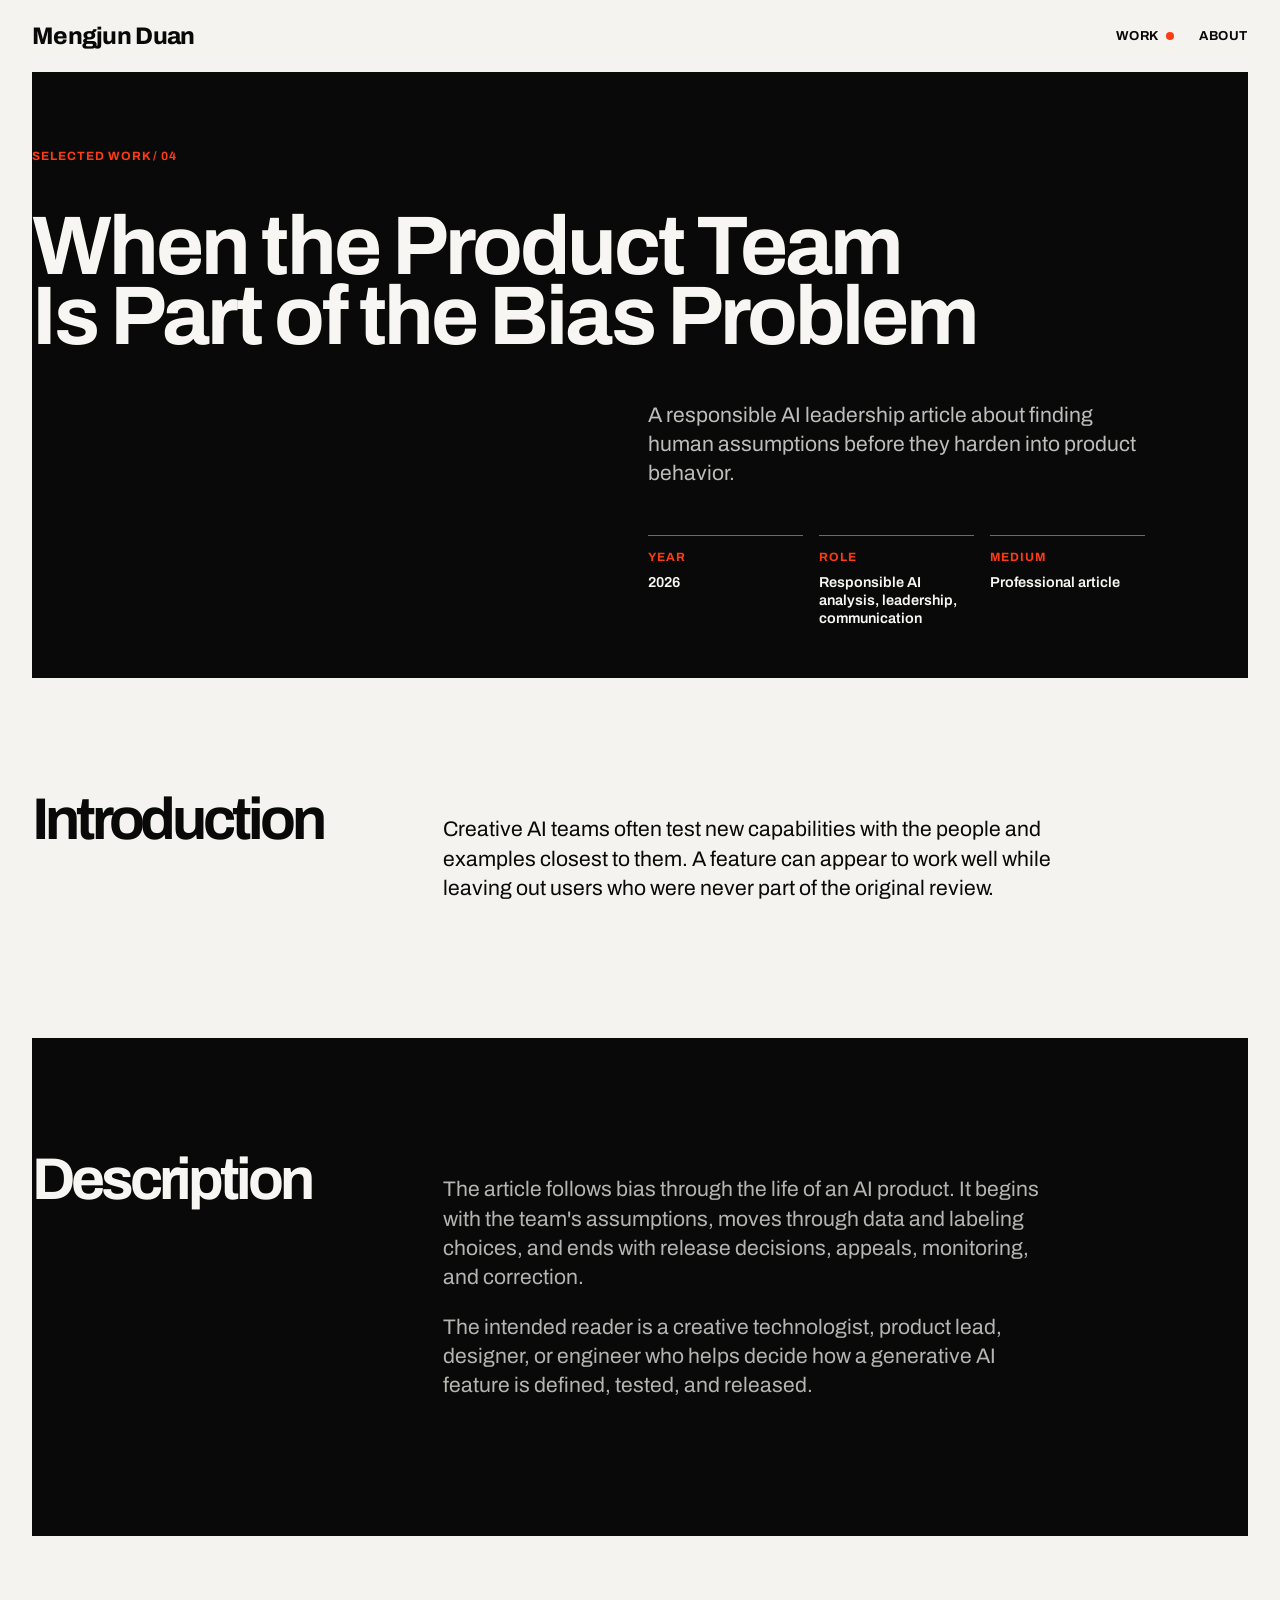
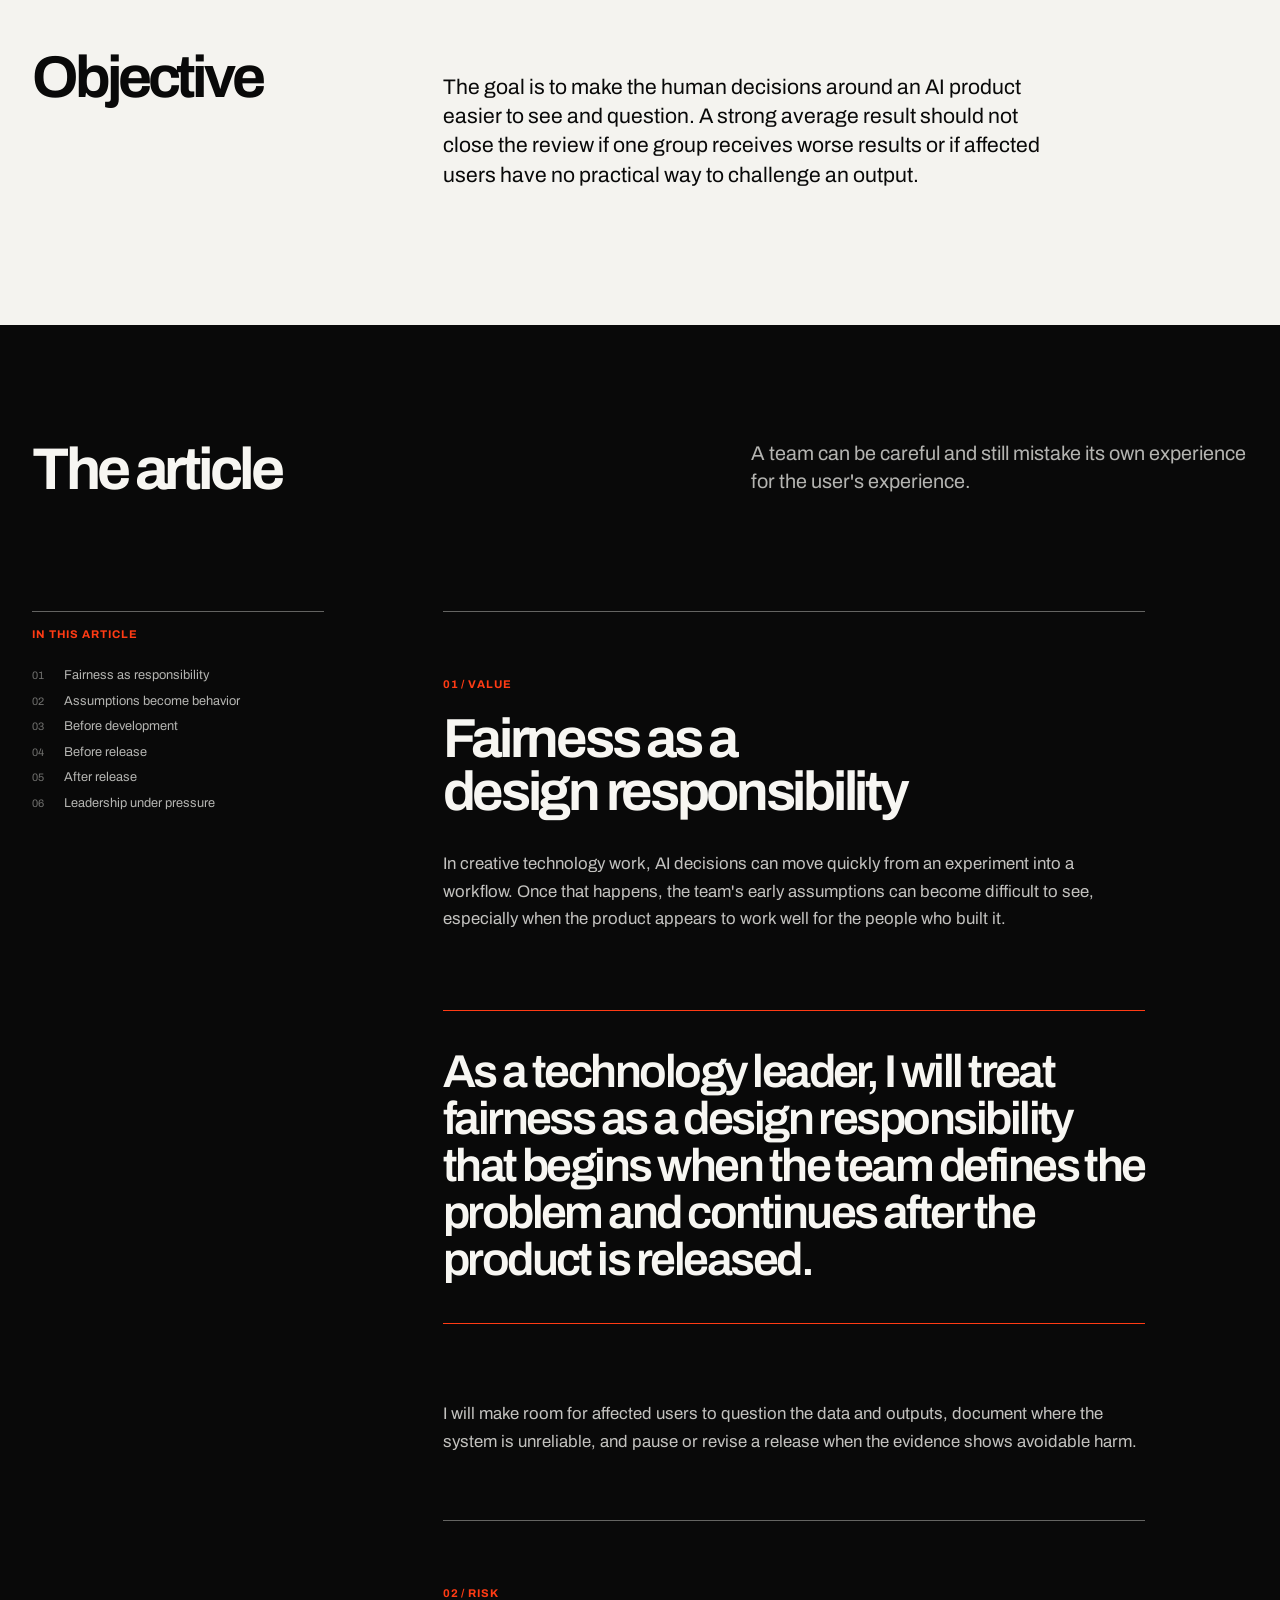
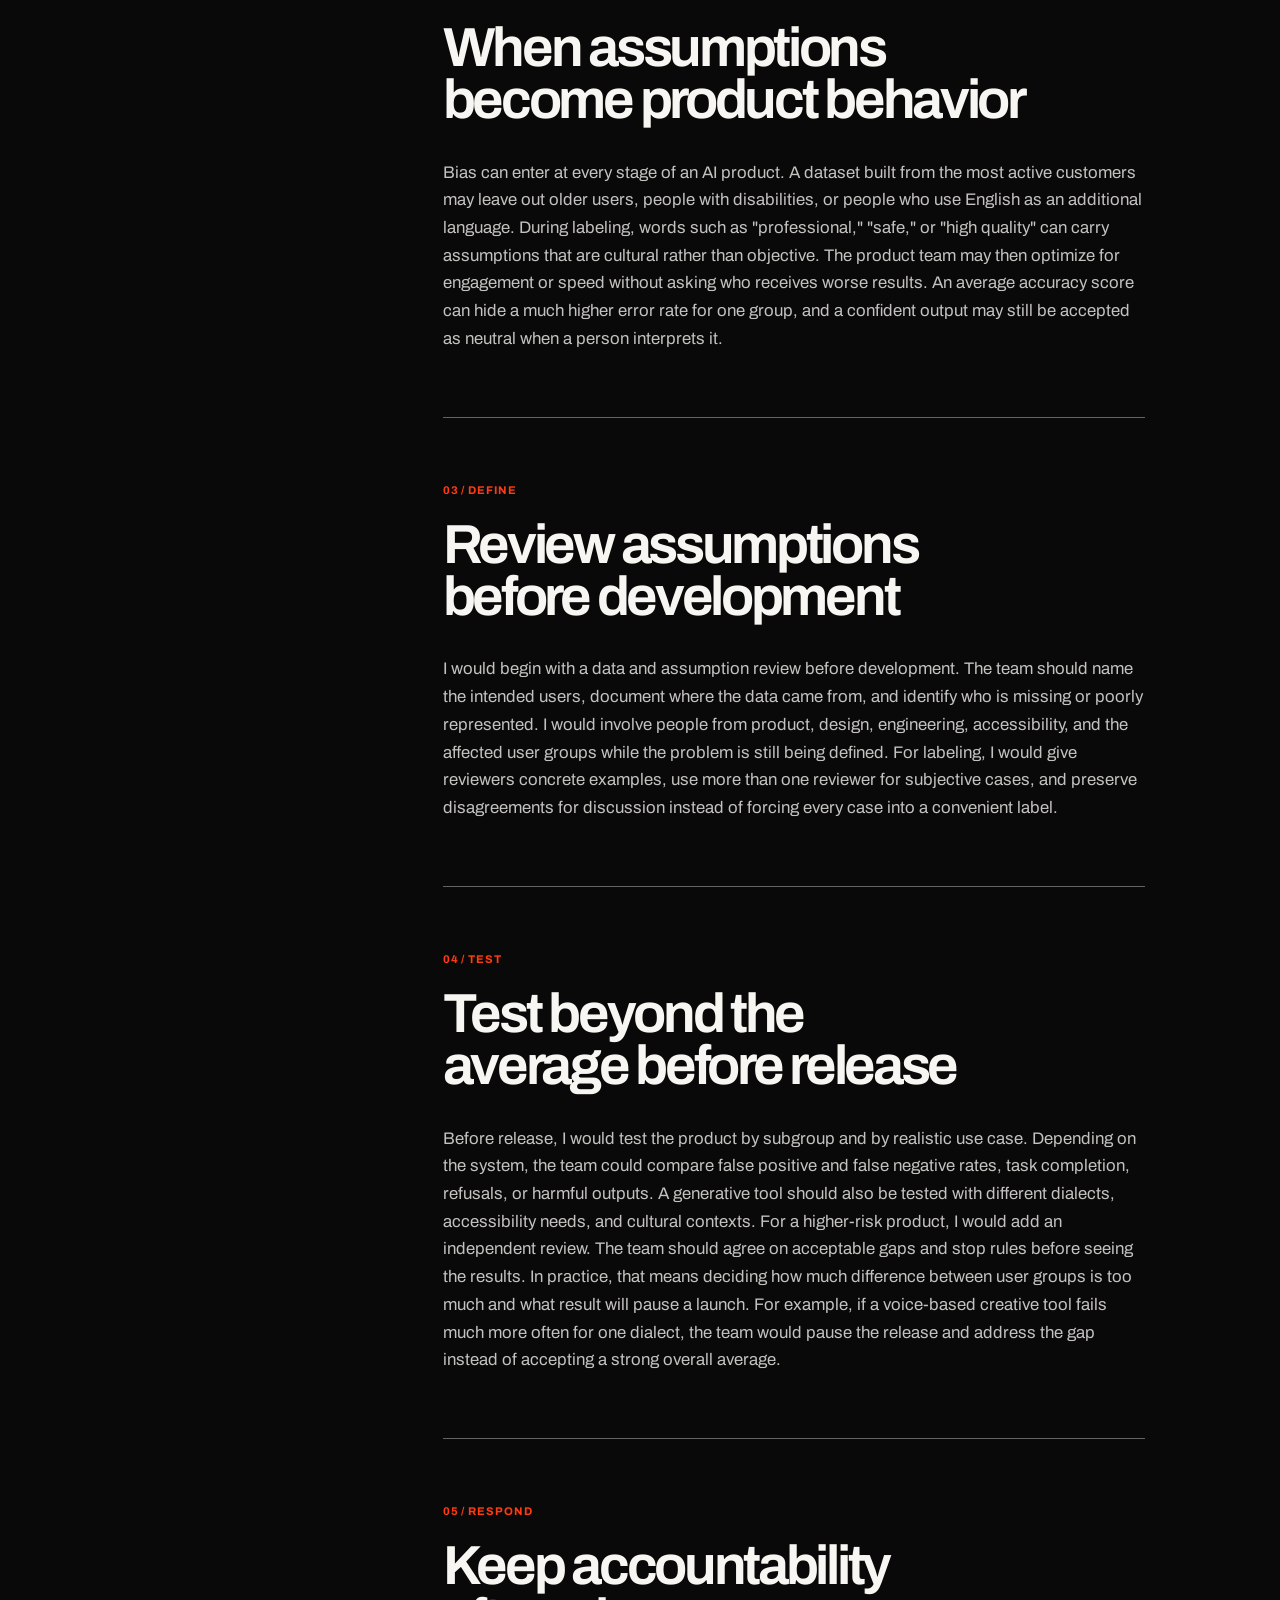
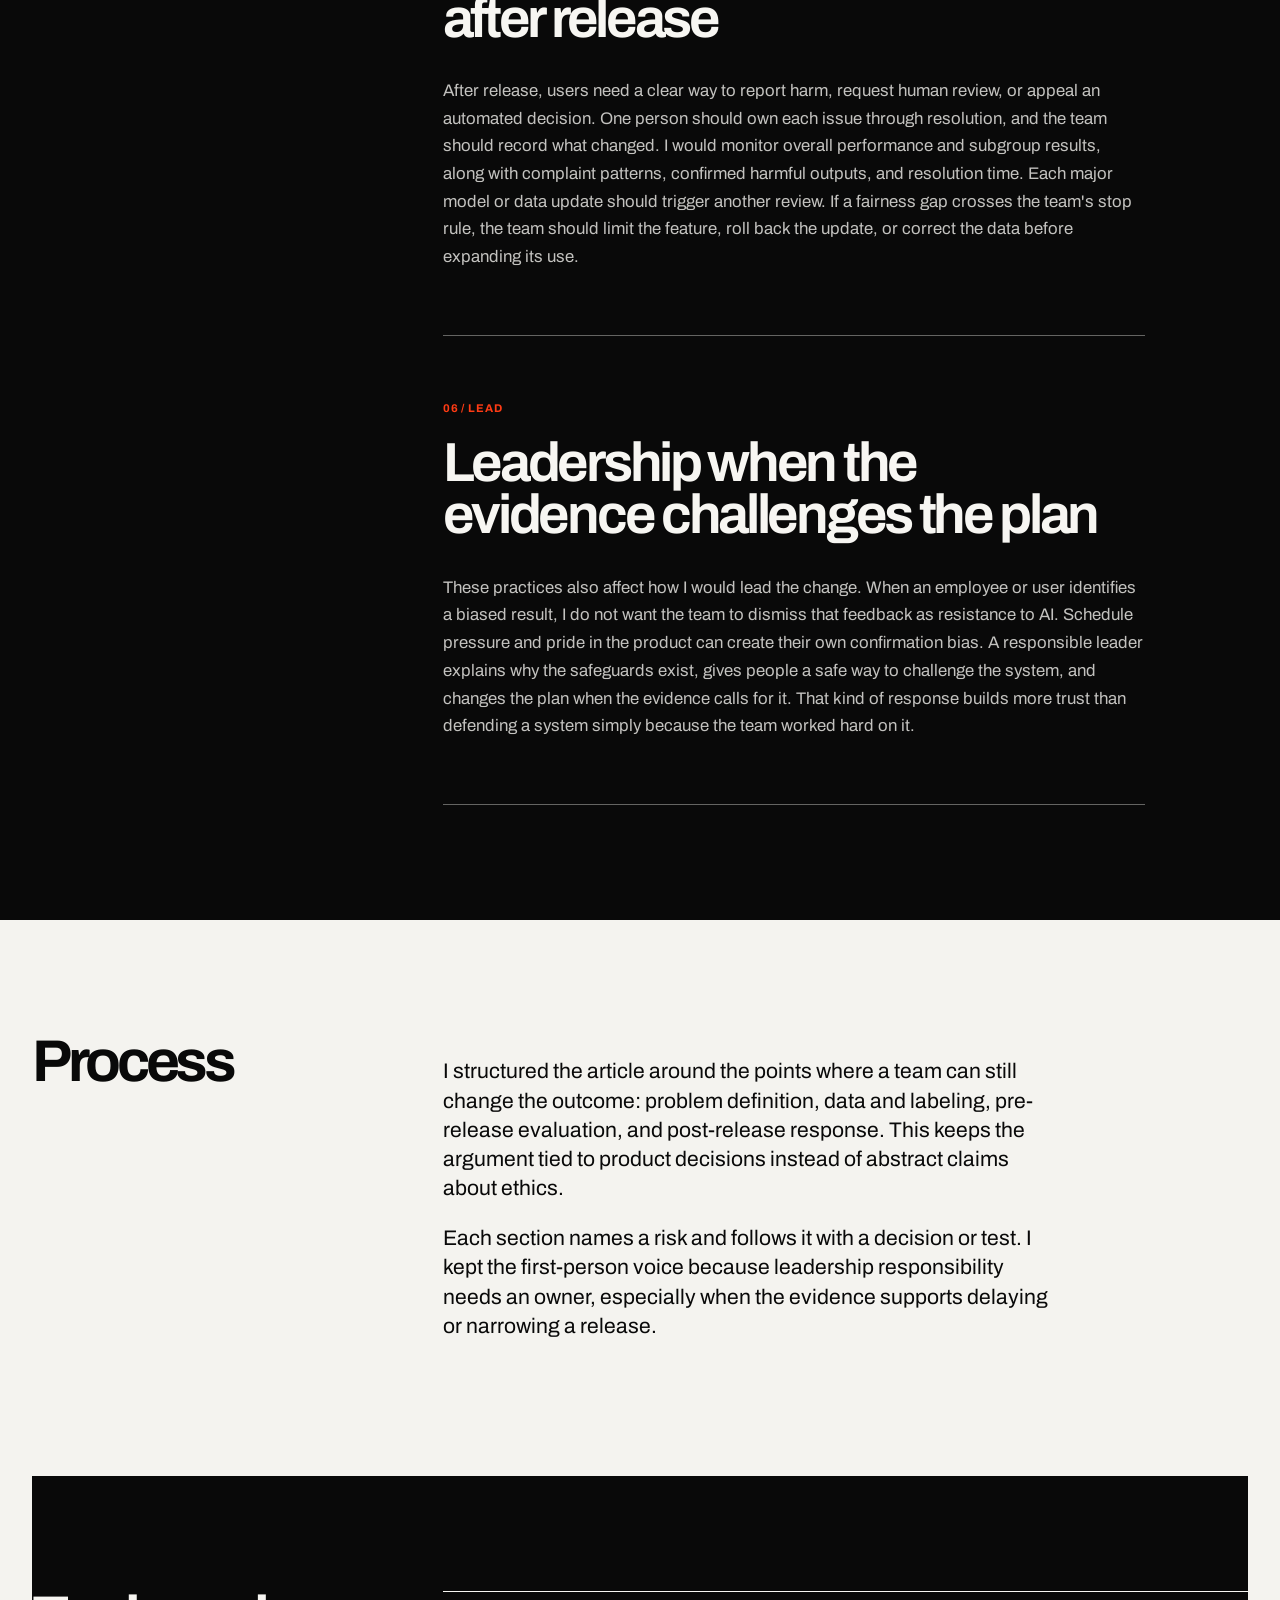
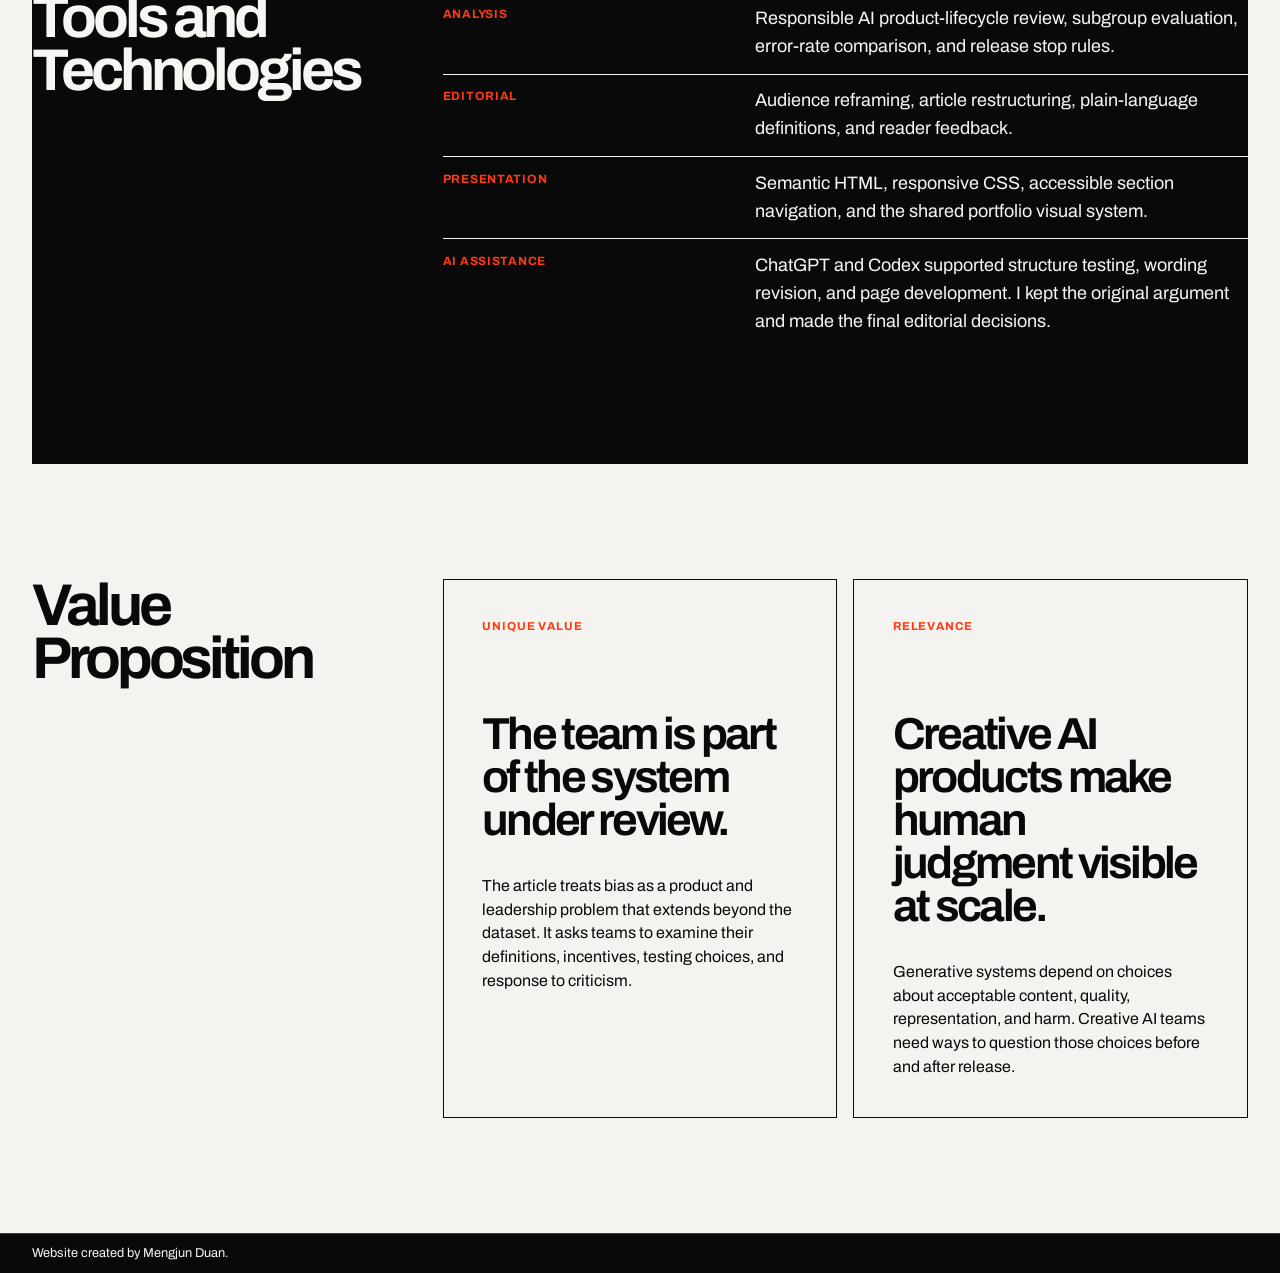
<file: projects/product-team-bias.html>
<!doctype html>
<html lang="en">
<head>
  <meta charset="utf-8">
  <meta name="viewport" content="width=device-width, initial-scale=1">
  <meta name="description" content="A responsible AI leadership article for creative AI product teams by Mengjun Duan.">
  <title>When the Product Team Is Part of the Bias Problem | Mengjun Duan</title>
  <link rel="stylesheet" href="../styles.css">
  <script src="../scripts/site.js" defer></script>
</head>
<body>
  <a class="skip-link" href="#main-content">Skip to main content</a>
  <header class="site-header">
    <div class="page-grid">
      <a class="wordmark" href="../index.html">Mengjun Duan</a>
      <nav class="site-nav" aria-label="Primary navigation">
        <a href="../work.html" data-nav-page="work.html product-team-bias.html">Work <span class="status-dot" hidden></span></a>
        <a href="../about.html" data-nav-page="about.html">About <span class="status-dot" hidden></span></a>
      </nav>
    </div>
  </header>
  <main id="main-content">
    <header class="case-hero dark-section page-grid">
      <p class="eyebrow">Selected Work / 04</p>
      <h1>When the Product Team Is Part of the Bias Problem</h1>
      <p class="case-premise">A responsible AI leadership article about finding human assumptions before they harden into product behavior.</p>
      <dl class="case-facts">
        <div><dt>Year</dt><dd>2026</dd></div>
        <div><dt>Role</dt><dd>Responsible AI analysis, leadership, communication</dd></div>
        <div><dt>Medium</dt><dd>Professional article</dd></div>
      </dl>
    </header>

    <section class="case-band page-grid" aria-labelledby="introduction-title">
      <h2 id="introduction-title" class="section-title">Introduction</h2>
      <div class="body-copy">
        <p>Creative AI teams often test new capabilities with the people and examples closest to them. A feature can appear to work well while leaving out users who were never part of the original review.</p>
      </div>
    </section>

    <section class="case-band dark-section page-grid" aria-labelledby="description-title">
      <h2 id="description-title" class="section-title">Description</h2>
      <div class="body-copy">
        <p>The article follows bias through the life of an AI product. It begins with the team's assumptions, moves through data and labeling choices, and ends with release decisions, appeals, monitoring, and correction.</p>
        <p>The intended reader is a creative technologist, product lead, designer, or engineer who helps decide how a generative AI feature is defined, tested, and released.</p>
      </div>
    </section>

    <section class="case-band page-grid" aria-labelledby="objective-title">
      <h2 id="objective-title" class="section-title">Objective</h2>
      <div class="body-copy">
        <p>The goal is to make the human decisions around an AI product easier to see and question. A strong average result should not close the review if one group receives worse results or if affected users have no practical way to challenge an output.</p>
      </div>
    </section>

    <section class="article-feature dark-section" aria-labelledby="article-title">
      <div class="article-feature-heading page-grid">
        <h2 id="article-title" class="section-title">The article</h2>
        <p>A team can be careful and still mistake its own experience for the user's experience.</p>
      </div>

      <article class="editorial-article page-grid" aria-label="When the Product Team Is Part of the Bias Problem article">
        <nav class="article-index" aria-label="Article sections">
          <p>In this article</p>
          <ol>
            <li><a href="#fairness-responsibility">Fairness as responsibility</a></li>
            <li><a href="#assumptions-behavior">Assumptions become behavior</a></li>
            <li><a href="#before-development">Before development</a></li>
            <li><a href="#before-release">Before release</a></li>
            <li><a href="#after-release">After release</a></li>
            <li><a href="#leadership-pressure">Leadership under pressure</a></li>
          </ol>
        </nav>

        <div class="article-body">
          <section id="fairness-responsibility" class="article-section" aria-labelledby="fairness-responsibility-title">
            <p class="article-section-label">01 / Value</p>
            <h3 id="fairness-responsibility-title">Fairness as a design responsibility</h3>
            <p>In creative technology work, AI decisions can move quickly from an experiment into a workflow. Once that happens, the team's early assumptions can become difficult to see, especially when the product appears to work well for the people who built it.</p>
            <blockquote class="article-pullquote">
              <p>As a technology leader, I will treat fairness as a design responsibility that begins when the team defines the problem and continues after the product is released.</p>
            </blockquote>
            <p>I will make room for affected users to question the data and outputs, document where the system is unreliable, and pause or revise a release when the evidence shows avoidable harm.</p>
          </section>

          <section id="assumptions-behavior" class="article-section" aria-labelledby="assumptions-behavior-title">
            <p class="article-section-label">02 / Risk</p>
            <h3 id="assumptions-behavior-title">When assumptions become product behavior</h3>
            <p>Bias can enter at every stage of an AI product. A dataset built from the most active customers may leave out older users, people with disabilities, or people who use English as an additional language. During labeling, words such as "professional," "safe," or "high quality" can carry assumptions that are cultural rather than objective. The product team may then optimize for engagement or speed without asking who receives worse results. An average accuracy score can hide a much higher error rate for one group, and a confident output may still be accepted as neutral when a person interprets it.</p>
          </section>

          <section id="before-development" class="article-section" aria-labelledby="before-development-title">
            <p class="article-section-label">03 / Define</p>
            <h3 id="before-development-title">Review assumptions before development</h3>
            <p>I would begin with a data and assumption review before development. The team should name the intended users, document where the data came from, and identify who is missing or poorly represented. I would involve people from product, design, engineering, accessibility, and the affected user groups while the problem is still being defined. For labeling, I would give reviewers concrete examples, use more than one reviewer for subjective cases, and preserve disagreements for discussion instead of forcing every case into a convenient label.</p>
          </section>

          <section id="before-release" class="article-section" aria-labelledby="before-release-title">
            <p class="article-section-label">04 / Test</p>
            <h3 id="before-release-title">Test beyond the average before release</h3>
            <p>Before release, I would test the product by subgroup and by realistic use case. Depending on the system, the team could compare false positive and false negative rates, task completion, refusals, or harmful outputs. A generative tool should also be tested with different dialects, accessibility needs, and cultural contexts. For a higher-risk product, I would add an independent review. The team should agree on acceptable gaps and stop rules before seeing the results. In practice, that means deciding how much difference between user groups is too much and what result will pause a launch. For example, if a voice-based creative tool fails much more often for one dialect, the team would pause the release and address the gap instead of accepting a strong overall average.</p>
          </section>

          <section id="after-release" class="article-section" aria-labelledby="after-release-title">
            <p class="article-section-label">05 / Respond</p>
            <h3 id="after-release-title">Keep accountability after release</h3>
            <p>After release, users need a clear way to report harm, request human review, or appeal an automated decision. One person should own each issue through resolution, and the team should record what changed. I would monitor overall performance and subgroup results, along with complaint patterns, confirmed harmful outputs, and resolution time. Each major model or data update should trigger another review. If a fairness gap crosses the team's stop rule, the team should limit the feature, roll back the update, or correct the data before expanding its use.</p>
          </section>

          <section id="leadership-pressure" class="article-section" aria-labelledby="leadership-pressure-title">
            <p class="article-section-label">06 / Lead</p>
            <h3 id="leadership-pressure-title">Leadership when the evidence challenges the plan</h3>
            <p>These practices also affect how I would lead the change. When an employee or user identifies a biased result, I do not want the team to dismiss that feedback as resistance to AI. Schedule pressure and pride in the product can create their own confirmation bias. A responsible leader explains why the safeguards exist, gives people a safe way to challenge the system, and changes the plan when the evidence calls for it. That kind of response builds more trust than defending a system simply because the team worked hard on it.</p>
          </section>
        </div>
      </article>
    </section>

    <section class="case-band page-grid" aria-labelledby="process-title">
      <h2 id="process-title" class="section-title">Process</h2>
      <div class="body-copy">
        <p>I structured the article around the points where a team can still change the outcome: problem definition, data and labeling, pre-release evaluation, and post-release response. This keeps the argument tied to product decisions instead of abstract claims about ethics.</p>
        <p>Each section names a risk and follows it with a decision or test. I kept the first-person voice because leadership responsibility needs an owner, especially when the evidence supports delaying or narrowing a release.</p>
      </div>
    </section>

    <section class="case-band dark-section page-grid" aria-labelledby="tools-title">
      <h2 id="tools-title" class="section-title">Tools and Technologies</h2>
      <ul class="detail-list" aria-label="Tools and technologies used">
        <li><span>Analysis</span><span>Responsible AI product-lifecycle review, subgroup evaluation, error-rate comparison, and release stop rules.</span></li>
        <li><span>Editorial</span><span>Audience reframing, article restructuring, plain-language definitions, and reader feedback.</span></li>
        <li><span>Presentation</span><span>Semantic HTML, responsive CSS, accessible section navigation, and the shared portfolio visual system.</span></li>
        <li><span>AI assistance</span><span>ChatGPT and Codex supported structure testing, wording revision, and page development. I kept the original argument and made the final editorial decisions.</span></li>
      </ul>
    </section>

    <section class="case-band page-grid" aria-labelledby="value-title">
      <h2 id="value-title" class="section-title">Value Proposition</h2>
      <div class="value-grid">
        <article>
          <p>Unique Value</p>
          <h3>The team is part of the system under review.</h3>
          <p>The article treats bias as a product and leadership problem that extends beyond the dataset. It asks teams to examine their definitions, incentives, testing choices, and response to criticism.</p>
        </article>
        <article>
          <p>Relevance</p>
          <h3>Creative AI products make human judgment visible at scale.</h3>
          <p>Generative systems depend on choices about acceptable content, quality, representation, and harm. Creative AI teams need ways to question those choices before and after release.</p>
        </article>
      </div>
    </section>
  </main>
  <footer class="site-footer"><div class="page-grid"><p>Website created by Mengjun Duan.</p></div></footer>
</body>
</html>
</file>
<file: styles.css>
@font-face {
  font-family: "Archivo Portfolio";
  src: url("assets/fonts/Archivo-VariableFont_wdth,wght.woff2") format("woff2");
  font-style: normal;
  font-weight: 100 900;
  font-stretch: 75% 125%;
  font-display: swap;
}

:root {
  --canvas: #F4F3EF;
  --ink: #090909;
  --signal: #FF3B14;
  --muted: #77736D;
  --light-ink: #F7F6F2;
  --line: color-mix(in srgb, var(--ink) 18%, transparent);
  --page-max: 100rem;
  --gutter: 2rem;
  --gap: 1rem;
  --signal-cell-desktop: 44px;
  --signal-cell-narrow: 54px;
  --signal-outer-density: .14;
  --signal-title-density: .78;
  --signal-copy-clearance: 1.25;
  --font: "Archivo Portfolio", "Helvetica Neue", Helvetica, sans-serif;
}

* { box-sizing: border-box; }
html { scroll-behavior: smooth; }

body {
  margin: 0;
  background: var(--canvas);
  color: var(--ink);
  font-family: var(--font);
  font-size: 18px;
  line-height: 1.55;
}

img { display: block; max-width: 100%; }
a { color: inherit; text-decoration-thickness: 1px; text-underline-offset: 0.2em; }
a:focus-visible,
button:focus-visible,
summary:focus-visible { outline: 2px solid var(--signal); outline-offset: 4px; }

.skip-link {
  position: absolute;
  top: 0.75rem;
  left: 0.75rem;
  z-index: 10;
  padding: 0.6rem 0.8rem;
  background: var(--ink);
  color: var(--light-ink);
  font-size: 0.8125rem;
  font-weight: 700;
  text-decoration: none;
  transform: translateY(-180%);
}

.skip-link:focus { transform: translateY(0); }
.visually-hidden {
  position: absolute !important;
  width: 1px !important;
  height: 1px !important;
  padding: 0 !important;
  margin: -1px !important;
  overflow: hidden !important;
  clip: rect(0, 0, 0, 0) !important;
  white-space: nowrap !important;
  border: 0 !important;
}

.page-grid {
  width: min(calc(100% - (var(--gutter) * 2)), var(--page-max));
  margin-inline: auto;
  display: grid;
  grid-template-columns: repeat(12, minmax(0, 1fr));
  gap: var(--gap);
}

.site-header {
  position: fixed;
  inset: 0 0 auto;
  z-index: 20;
  background: var(--canvas);
  background: color-mix(in srgb, var(--canvas) 92%, transparent);
  backdrop-filter: blur(12px);
}

.site-header .page-grid { min-height: 4.5rem; align-items: center; }

.wordmark {
  grid-column: 1 / span 4;
  font-size: 1.5rem;
  font-weight: 760;
  letter-spacing: -0.03em;
  line-height: 1.1;
  text-decoration: none;
}

.site-nav {
  grid-column: 8 / -1;
  display: flex;
  justify-content: flex-end;
  gap: clamp(0.85rem, 2vw, 1.75rem);
  font-size: 0.8125rem;
  font-weight: 690;
  letter-spacing: 0.04em;
  text-transform: uppercase;
}

.site-nav a {
  display: inline-flex;
  align-items: center;
  gap: 0.45rem;
  padding-block: 0.5rem;
  text-decoration: none;
}

.site-nav a[aria-current="page"] { color: var(--ink); }

.status-dot {
  width: 0.5rem;
  height: 0.5rem;
  flex: 0 0 auto;
  border-radius: 50%;
  background: var(--signal);
}

.status-dot[hidden] { display: none; }
main { padding-top: 4.5rem; }
.dark-section { background: var(--ink); color: var(--light-ink); }

.eyebrow {
  margin: 0;
  color: var(--signal);
  font-size: 0.75rem;
  font-weight: 700;
  letter-spacing: 0.08em;
  line-height: 1.25;
  text-transform: uppercase;
}

.display-title,
.section-title,
.page-title {
  margin: 0;
  font-weight: 680;
  letter-spacing: -0.07em;
  line-height: 0.9;
  text-wrap: balance;
}

.display-title { font-size: clamp(3.75rem, 9.4vw, 10.5rem); }
.page-title { font-size: clamp(3.25rem, 7.2vw, 8rem); }
.section-title { font-size: clamp(2.2rem, 4.6vw, 5.5rem); }

.intro-copy,
.body-copy {
  margin: 0;
  max-width: 38rem;
  color: var(--ink);
  font-size: clamp(1.125rem, 1.65vw, 1.5rem);
  line-height: 1.38;
}

.dark-section .intro-copy,
.dark-section .body-copy { color: color-mix(in srgb, var(--light-ink) 72%, transparent); }

.hero-band,
.intro-band { padding-block: clamp(5rem, 12vw, 12rem); }

.hero-band .eyebrow,
.intro-band .eyebrow { grid-column: 1 / span 3; }

.hero-band .display-title,
.intro-band .page-title { grid-column: 1 / span 10; margin-top: 1.25rem; }

.hero-band .intro-copy,
.intro-band .intro-copy { grid-column: 7 / span 5; margin-top: 2rem; }

.feature-band,
.case-band,
.contact-band { padding-block: clamp(4rem, 9vw, 9rem); }

.feature-band > :first-child,
.case-band > :first-child,
.contact-band > :first-child { grid-column: 1 / span 4; }

.feature-band > :nth-child(2),
.case-band > :nth-child(2),
.contact-band > :nth-child(2) { grid-column: 5 / -1; }

.poster-image { width: min(100%, 38rem); aspect-ratio: 2 / 3; height: auto; margin-inline: auto; }
.comparison-grid {
  display: grid;
  grid-template-columns: repeat(2, minmax(0, 1fr));
  gap: var(--gap);
}

.comparison-intro {
  grid-column: 1 / -1;
  margin: 0 0 clamp(1.5rem, 3vw, 3rem);
  max-width: 44rem;
  font-size: clamp(1.25rem, 1.8vw, 1.7rem);
  font-weight: 590;
  letter-spacing: -0.03em;
  line-height: 1.25;
}

.comparison-panel {
  min-height: 100%;
  padding: clamp(1.5rem, 3vw, 3rem);
  border: 1px solid var(--ink);
  background: var(--canvas);
}

.comparison-panel-dark {
  border-color: var(--ink);
  background: var(--ink);
  color: var(--light-ink);
}

.comparison-label {
  margin: 0 0 clamp(2.5rem, 6vw, 6rem);
  color: var(--signal);
  font-size: 0.75rem;
  font-weight: 700;
  letter-spacing: 0.08em;
  text-transform: uppercase;
}

.comparison-panel h3 {
  margin: 0 0 1.5rem;
  font-size: clamp(2rem, 3.6vw, 4.5rem);
  font-weight: 670;
  letter-spacing: -0.06em;
  line-height: 0.95;
}

.comparison-panel > p:not(.comparison-label) {
  margin: 0;
  font-size: clamp(1rem, 1.25vw, 1.2rem);
  line-height: 1.48;
}

.comparison-panel > p + p { margin-top: 1.25rem; }

.comparison-facts { margin: clamp(2rem, 5vw, 5rem) 0 0; }
.comparison-facts div { display: grid; grid-template-columns: minmax(6rem, 0.6fr) 1fr; gap: 1rem; padding-block: 0.75rem; border-top: 1px solid currentColor; }
.comparison-facts dt { color: var(--signal); font-size: 0.7rem; font-weight: 700; letter-spacing: 0.06em; text-transform: uppercase; }
.comparison-facts dd { margin: 0; font-size: 0.9rem; line-height: 1.35; }
.decision-strip li { padding-block: 1.1rem; }
.evidence-note { margin-top: clamp(2rem, 5vw, 5rem); }

/* Task 6 case-study composition */
.case-hero {
  padding-block: clamp(3.5rem, 6vw, 6rem) clamp(2.5rem, 4vw, 4rem);
  align-items: end;
}

.case-hero .eyebrow { grid-column: 1 / span 3; align-self: start; }

.case-hero h1 {
  grid-column: 1 / span 10;
  margin: clamp(1.25rem, 2.5vw, 2.5rem) 0 0;
  font-size: clamp(3rem, 6.5vw, 7rem);
  font-weight: 680;
  letter-spacing: -0.035em;
  line-height: 0.84;
  text-wrap: balance;
}

.case-premise {
  grid-column: 7 / span 5;
  margin: clamp(1.5rem, 2.5vw, 2.5rem) 0 0;
  color: color-mix(in srgb, var(--light-ink) 76%, transparent);
  font-size: clamp(1.125rem, 1.65vw, 1.5rem);
  line-height: 1.38;
}

.case-facts {
  grid-column: 7 / span 5;
  display: grid;
  grid-template-columns: repeat(3, minmax(0, 1fr));
  gap: var(--gap);
  margin: clamp(1.5rem, 2.5vw, 2.5rem) 0 0;
}

.case-facts div { padding-top: 0.75rem; border-top: 1px solid color-mix(in srgb, var(--light-ink) 42%, transparent); }
.case-facts dt { color: var(--signal); font-size: 0.75rem; font-weight: 700; letter-spacing: 0.08em; text-transform: uppercase; }
.case-facts dd { margin: 0.4rem 0 0; font-size: 0.9rem; font-weight: 620; line-height: 1.25; }

.case-poster {
  margin: 0;
  padding-block: clamp(3rem, 8vw, 8rem) clamp(5rem, 11vw, 11rem);
}

.case-poster > a { grid-column: 1 / -1; }
.case-poster figcaption { grid-column: 7 / span 5; margin-top: 1rem; font-size: 0.8rem; font-weight: 720; letter-spacing: 0.06em; text-transform: uppercase; }
.case-poster figcaption a { color: var(--ink); }

.case-cta {
  display: inline-flex;
  align-items: center;
  gap: 0.65rem;
  margin-top: 2.25rem;
  padding: 0.8rem 1rem;
  border: 1px solid var(--signal);
  color: inherit;
  font-size: 0.75rem;
  font-weight: 720;
  letter-spacing: 0.06em;
  text-decoration: none;
  text-transform: uppercase;
  transition: background-color 180ms ease, color 180ms ease;
}

.case-cta:hover,
.case-cta:focus-visible { background: var(--signal); color: var(--ink); }

.prompt-objectives { margin-top: clamp(2.5rem, 6vw, 6rem); }

.prompt-lab {
  padding-block: clamp(4rem, 9vw, 9rem);
  overflow: clip;
}

.prompt-lab-heading { align-items: end; }
.prompt-lab-heading .section-title { grid-column: 1 / span 6; }

.prompt-lab-heading > p {
  grid-column: 8 / -1;
  margin: 0;
  max-width: 38rem;
  color: color-mix(in srgb, var(--light-ink) 72%, transparent);
  font-size: clamp(1.125rem, 1.55vw, 1.4rem);
  line-height: 1.4;
}

.prompt-flow {
  grid-template-columns: repeat(5, minmax(0, 1fr));
  margin-top: clamp(3rem, 7vw, 7rem);
  padding: 0;
  list-style: none;
}

.prompt-flow li {
  min-height: 8rem;
  padding: 0.85rem 1rem 1rem 0;
  border-top: 1px solid color-mix(in srgb, var(--light-ink) 38%, transparent);
}

.prompt-flow span {
  display: block;
  color: var(--signal);
  font-size: 0.7rem;
  font-weight: 720;
  letter-spacing: 0.08em;
}

.prompt-flow strong {
  display: block;
  max-width: 9rem;
  margin-top: 1.25rem;
  font-size: clamp(1rem, 1.2vw, 1.2rem);
  font-weight: 620;
  line-height: 1.15;
}

.prompt-examples { margin-top: clamp(3rem, 7vw, 7rem); }

.prompt-example {
  grid-column: 1 / -1;
  border-top: 1px solid color-mix(in srgb, var(--light-ink) 38%, transparent);
}

.prompt-example:last-child { border-bottom: 1px solid color-mix(in srgb, var(--light-ink) 38%, transparent); }
.prompt-example summary { display: grid; grid-template-columns: 3fr 8fr auto; gap: var(--gap); align-items: center; padding-block: 1.35rem; cursor: pointer; list-style: none; }
.prompt-example summary::-webkit-details-marker { display: none; }
.prompt-example summary::after { content: "+"; color: var(--signal); font-size: 1.75rem; font-weight: 420; line-height: 1; }
.prompt-example[open] summary::after { content: "−"; }
.prompt-example summary span { color: var(--signal); font-size: 0.72rem; font-weight: 720; letter-spacing: 0.08em; text-transform: uppercase; }
.prompt-example summary strong { font-size: clamp(1.25rem, 2vw, 2rem); font-weight: 620; letter-spacing: -0.035em; line-height: 1.1; }

.prompt-example-body {
  display: grid;
  grid-template-columns: repeat(2, minmax(0, 1fr));
  gap: var(--gap);
  padding: clamp(1rem, 2vw, 2rem) 0 clamp(2.5rem, 5vw, 5rem);
}

.prompt-example-body > div {
  min-height: 100%;
  padding: clamp(1.25rem, 2.5vw, 2.5rem);
  border: 1px solid color-mix(in srgb, var(--light-ink) 28%, transparent);
}

.prompt-example-body > div:last-child { background: var(--light-ink); color: var(--ink); }
.prompt-example-label { margin: 0 0 clamp(2rem, 5vw, 5rem); color: var(--signal); font-size: 0.7rem; font-weight: 720; letter-spacing: 0.08em; text-transform: uppercase; }
.prompt-example blockquote { margin: 0; font-size: clamp(1.6rem, 3.1vw, 3.6rem); font-weight: 630; letter-spacing: -0.055em; line-height: 1; }
.prompt-output { margin: 0; font-size: clamp(1rem, 1.3vw, 1.2rem); line-height: 1.52; }

.prompt-conversation {
  grid-template-columns: repeat(12, minmax(0, 1fr));
  gap: 0;
}

.prompt-conversation > .conversation-turn { min-height: 0; }
.conversation-user { grid-column: 1 / span 7; }
.conversation-assistant { grid-column: 5 / -1; margin-top: -1px; }
.prompt-conversation > .conversation-final { grid-column: 1 / -1; margin-top: -1px; background: var(--light-ink); color: var(--ink); }
.prompt-conversation > .conversation-checklist { grid-column: 3 / -1; margin-top: -1px; background: var(--signal); color: var(--ink); }
.conversation-copy { margin: 0; font-size: clamp(1.2rem, 2vw, 2rem); font-weight: 590; letter-spacing: -0.035em; line-height: 1.25; }
.conversation-checklist .prompt-example-label { color: var(--ink); }
.conversation-checklist ul { margin: 0; padding-left: 1.15rem; }
.conversation-checklist li { padding-left: 0.4rem; font-size: clamp(1rem, 1.25vw, 1.15rem); line-height: 1.45; }
.conversation-checklist li + li { margin-top: 0.8rem; }

.process-rail { margin: 0; padding: 0; list-style: none; }
.process-rail li { display: grid; grid-template-columns: minmax(8rem, 0.55fr) 1fr; gap: 1rem; padding-block: 1.1rem; border-top: 1px solid var(--ink); }
.process-rail li:last-child { border-bottom: 1px solid var(--ink); }
.process-rail span { color: var(--signal); font-size: 0.72rem; font-weight: 720; letter-spacing: 0.07em; text-transform: uppercase; }
.process-rail p { margin: 0; max-width: 40rem; font-size: clamp(1rem, 1.3vw, 1.2rem); line-height: 1.45; }

.value-grid { display: grid; grid-template-columns: repeat(2, minmax(0, 1fr)); gap: var(--gap); }
.value-grid article { padding: clamp(1.5rem, 3vw, 3rem); border: 1px solid var(--ink); }
.dark-section .value-grid article { border-color: color-mix(in srgb, var(--light-ink) 32%, transparent); }
.value-grid article > p:first-child { margin: 0 0 clamp(2.5rem, 6vw, 6rem); color: var(--signal); font-size: 0.72rem; font-weight: 720; letter-spacing: 0.08em; text-transform: uppercase; }
.value-grid h3 { margin: 0; font-size: clamp(2rem, 3.5vw, 4.25rem); font-weight: 660; letter-spacing: -0.06em; line-height: 0.96; }
.value-grid h3 + p { margin: 2rem 0 0; font-size: clamp(1rem, 1.2vw, 1.15rem); line-height: 1.48; }
.reference-list a { color: inherit; }

.article-feature {
  padding-block: clamp(4rem, 9vw, 9rem);
  overflow: clip;
}

.article-feature-heading { align-items: end; }
.article-feature-heading .section-title { grid-column: 1 / span 6; }

.article-feature-heading > p {
  grid-column: 8 / -1;
  margin: 0;
  max-width: 38rem;
  color: color-mix(in srgb, var(--light-ink) 72%, transparent);
  font-size: clamp(1.125rem, 1.55vw, 1.4rem);
  line-height: 1.4;
}

.editorial-article {
  align-items: start;
  margin-top: clamp(4rem, 9vw, 9rem);
}

.article-index {
  grid-column: 1 / span 3;
  position: sticky;
  top: 6.5rem;
  padding-top: 0.85rem;
  border-top: 1px solid color-mix(in srgb, var(--light-ink) 38%, transparent);
}

.article-index > p {
  margin: 0;
  color: var(--signal);
  font-size: 0.7rem;
  font-weight: 720;
  letter-spacing: 0.08em;
  text-transform: uppercase;
}

.article-index ol {
  display: grid;
  gap: 0.55rem;
  margin: 1.5rem 0 0;
  padding: 0;
  list-style: none;
  counter-reset: article-index;
}

.article-index li {
  display: grid;
  grid-template-columns: 1.5rem 1fr;
  gap: 0.5rem;
  counter-increment: article-index;
}

.article-index li::before {
  content: counter(article-index, decimal-leading-zero);
  color: color-mix(in srgb, var(--light-ink) 44%, transparent);
  font-size: 0.68rem;
  font-variant-numeric: tabular-nums;
}

.article-index a {
  color: color-mix(in srgb, var(--light-ink) 72%, transparent);
  font-size: 0.8rem;
  line-height: 1.3;
  text-decoration: none;
}

.article-index a:hover,
.article-index a:focus-visible { color: var(--signal); }

.article-body {
  grid-column: 5 / span 7;
  max-width: 54rem;
}

.article-section {
  padding-block: clamp(2.5rem, 5vw, 5rem);
  border-top: 1px solid color-mix(in srgb, var(--light-ink) 38%, transparent);
  scroll-margin-top: 6rem;
}

.article-section:last-child {
  border-bottom: 1px solid color-mix(in srgb, var(--light-ink) 38%, transparent);
}

.article-section-label {
  margin: 0;
  color: var(--signal);
  font-size: 0.7rem;
  font-weight: 720;
  letter-spacing: 0.08em;
  text-transform: uppercase;
}

.article-section h3 {
  margin: 1.25rem 0 2rem;
  font-size: clamp(2rem, 4.3vw, 5rem);
  font-weight: 650;
  letter-spacing: -0.06em;
  line-height: 0.95;
  text-wrap: balance;
}

.article-section > p:not(.article-section-label) {
  margin: 0;
  color: color-mix(in srgb, var(--light-ink) 78%, transparent);
  font-size: clamp(1.05rem, 1.3vw, 1.2rem);
  line-height: 1.65;
}

.article-section > p + p { margin-top: 1.4rem; }

.article-pullquote {
  margin: clamp(2.5rem, 6vw, 6rem) 0;
  padding-block: clamp(1.5rem, 3vw, 3rem);
  border-block: 1px solid var(--signal);
}

.article-pullquote p {
  margin: 0;
  color: var(--light-ink);
  font-size: clamp(1.8rem, 3.6vw, 4rem);
  font-weight: 610;
  letter-spacing: -0.055em;
  line-height: 1.02;
}

/* Dense ASCII homepage composition */
.home-page .home-hero {
  position: relative;
  min-height: calc(100svh - 4.5rem);
  padding: 0;
  overflow: clip;
  isolation: isolate;
}

.home-page .home-signal-field {
  position: absolute;
  inset: 0;
  z-index: 0;
  width: 100%;
  height: 100%;
  pointer-events: none;
}

.home-page .home-layout {
  position: relative;
  z-index: 2;
  min-height: 100%;
  grid-template-rows: auto 1fr auto;
  padding-block: 0 2rem;
}

.home-page .home-title {
  grid-column: 1 / -1;
  grid-row: 1;
  z-index: 2;
  align-self: start;
  margin: clamp(6.5rem, 14vh, 11rem) 0 0;
  color: var(--ink);
  font-size: clamp(5rem, 15.25vw, 16rem);
  font-weight: 740;
  letter-spacing: -0.09em;
  line-height: 0.75;
  text-align: center;
  text-transform: uppercase;
  -webkit-text-fill-color: var(--ink);
}

.home-page .home-hero[data-signal-ready="true"] .home-title {
  color: transparent;
  -webkit-text-fill-color: transparent;
  -webkit-text-stroke: 1px var(--ink);
}

.home-page .home-title-line {
  display: block;
}

.home-page .home-signal-ticker {
  grid-column: 1 / -1;
  grid-row: 1;
  z-index: 3;
  align-self: start;
  display: flex;
  gap: 2rem;
  margin-top: 0.85rem;
  overflow: hidden;
  color: var(--signal);
  font-size: 0.6875rem;
  font-weight: 730;
  letter-spacing: 0.08em;
  line-height: 1.2;
  white-space: nowrap;
  text-transform: uppercase;
}

.home-page .home-hero[data-signal-ready="true"] .home-signal-ticker span {
  flex: 0 0 auto;
  animation: home-signal-ticker-scroll 28s linear infinite;
  will-change: transform;
}

.home-page .home-hero:not([data-signal-ready="true"]) .home-signal-ticker span {
  animation: none;
  transform: none;
  will-change: auto;
}

@keyframes home-signal-ticker-scroll {
  to { transform: translateX(calc(-100% - 2rem)); }
}

.home-page .home-identity {
  grid-column: 1 / span 4;
  grid-row: 3;
  z-index: 3;
  align-self: end;
  margin: 0;
  color: var(--signal);
  font-size: clamp(1.35rem, 2.35vw, 2.5rem);
  font-weight: 720;
  letter-spacing: -0.04em;
  line-height: 1.05;
  text-transform: uppercase;
}

.home-page .home-statement {
  grid-column: 6 / span 6;
  grid-row: 3;
  z-index: 3;
  align-self: end;
  margin: 0;
  max-width: 38rem;
  font-size: clamp(1.1rem, 1.55vw, 1.45rem);
  font-weight: 590;
  letter-spacing: -0.03em;
  line-height: 1.22;
}

/* Local-only SIGNAL LAB; it is created by the local renderer module, never by page markup. */
.home-signal-lab {
  position: fixed;
  right: 1rem;
  bottom: 1rem;
  z-index: 12;
  width: min(22rem, calc(100vw - 2rem));
  color: var(--light-ink);
  font-size: 0.6875rem;
  font-weight: 690;
  letter-spacing: 0.055em;
  line-height: 1.2;
  text-transform: uppercase;
}

.home-signal-lab details {
  max-height: 2.45rem;
  overflow: hidden;
  border: 1px solid color-mix(in srgb, var(--ink) 64%, transparent);
  background: color-mix(in srgb, var(--ink) 90%, transparent);
  box-shadow: 0 0.5rem 1.5rem color-mix(in srgb, var(--ink) 18%, transparent);
  transition: max-height 180ms ease, background 180ms ease, border-color 180ms ease;
}

.home-signal-lab details[open] {
  max-height: min(38rem, calc(100svh - 2rem));
  border-color: var(--ink);
  background: var(--ink);
}

.home-signal-lab summary {
  display: flex;
  align-items: center;
  min-height: 2.4rem;
  padding: 0.6rem 0.75rem;
  color: var(--light-ink);
  cursor: pointer;
  list-style: none;
  text-transform: uppercase;
  user-select: none;
}

.home-signal-lab summary::-webkit-details-marker { display: none; }
.home-signal-lab summary::after { content: "+"; margin-left: auto; color: var(--signal); font-size: 1rem; line-height: 1; }
.home-signal-lab details[open] summary::after { content: "−"; }

.home-signal-lab-form {
  display: grid;
  gap: 0.85rem;
  max-height: min(34rem, calc(100svh - 5.5rem));
  padding: 0.25rem 0.75rem 0.75rem;
  overflow: auto;
  border-top: 1px solid color-mix(in srgb, var(--light-ink) 20%, transparent);
}

.home-signal-lab section { display: grid; gap: 0.45rem; }
.home-signal-lab h2 { margin: 0; color: var(--signal); font-size: inherit; font-weight: 760; letter-spacing: 0.08em; }

.home-signal-lab-control {
  display: grid;
  grid-template-columns: minmax(0, 1fr) auto;
  gap: 0.2rem 0.75rem;
  align-items: center;
}

.home-signal-lab label { min-width: 0; color: color-mix(in srgb, var(--light-ink) 78%, transparent); }
.home-signal-lab output { color: var(--light-ink); font-variant-numeric: tabular-nums; }
.home-signal-lab input[type="range"] { grid-column: 1 / -1; width: 100%; accent-color: var(--signal); }

.home-signal-lab select[name="titleMode"] {
  width: 100%;
  min-height: 1.75rem;
  grid-column: 1 / -1;
  padding: 0.15rem 0.35rem;
  border: 1px solid color-mix(in srgb, var(--light-ink) 38%, transparent);
  border-radius: 0;
  background: var(--canvas);
  color: var(--ink);
  font: inherit;
  text-transform: uppercase;
}

.home-signal-lab-presets { display: grid; grid-template-columns: repeat(3, minmax(0, 1fr)); gap: 0.35rem; }
.home-signal-lab button {
  min-height: 1.9rem;
  padding: 0.25rem;
  border: 1px solid color-mix(in srgb, var(--light-ink) 38%, transparent);
  border-radius: 0;
  background: transparent;
  color: var(--light-ink);
  font: inherit;
  text-transform: uppercase;
  cursor: pointer;
}
.home-signal-lab button:hover { border-color: var(--signal); color: var(--signal); }
.home-signal-lab :is(summary, button, input, select):focus-visible {
  outline: 2px solid var(--signal);
  outline-offset: 2px;
}
.home-signal-lab :is(button, input, select):disabled { cursor: not-allowed; opacity: 0.48; }

.home-signal-lab-telemetry {
  display: grid;
  grid-template-columns: repeat(3, minmax(0, 1fr));
  gap: 0.35rem;
  padding-top: 0.65rem;
  border-top: 1px solid color-mix(in srgb, var(--light-ink) 20%, transparent);
  color: color-mix(in srgb, var(--light-ink) 72%, transparent);
  font-variant-numeric: tabular-nums;
}
.home-signal-lab-telemetry p { margin: 0; }
.home-signal-lab-telemetry p:first-child { grid-column: 1 / -1; color: var(--signal); }

body:has(.dark-section) .site-footer {
  background: var(--ink);
  color: var(--light-ink);
  border-color: color-mix(in srgb, var(--light-ink) 24%, transparent);
}

.work-page {
  min-height: 100svh;
  background: var(--ink);
  color: var(--light-ink);
  --line: color-mix(in srgb, var(--light-ink) 24%, transparent);
}

body:has(.work-page) .site-header {
  background: var(--ink);
  background: color-mix(in srgb, var(--ink) 92%, transparent);
}

body:has(.work-page) :is(.wordmark, .site-nav a) { color: var(--light-ink); }
body:has(.work-page) .site-nav a[aria-current="page"] { color: var(--light-ink); }

.work-index {
  padding-bottom: clamp(5rem, 10vw, 10rem);
}

.work-card {
  grid-column: 1 / -1;
  display: grid;
  grid-template-columns: repeat(12, minmax(0, 1fr));
  gap: var(--gap);
  padding-block: clamp(2rem, 5vw, 5rem);
  border-top: 1px solid var(--line);
  text-decoration: none;
}

.work-card:last-child { border-bottom: 1px solid var(--line); }
.work-card-media { grid-column: 1 / span 6; overflow: hidden; }
.work-card-media img { width: 100%; aspect-ratio: 16 / 9; height: 100%; object-fit: cover; transition: transform 500ms ease; }
.work-card-copy { grid-column: 8 / -1; align-self: end; }
.work-card-copy h2 { margin: 1rem 0 0; font-size: clamp(2.25rem, 4.5vw, 5.5rem); font-weight: 670; letter-spacing: -0.065em; line-height: 0.92; }
.work-card-copy > p:not(.eyebrow) { margin: 1.5rem 0 0; max-width: 34rem; color: color-mix(in srgb, var(--light-ink) 72%, transparent); font-size: clamp(1rem, 1.25vw, 1.2rem); line-height: 1.45; }
.work-card-copy > span { display: block; margin-top: 2.5rem; color: var(--light-ink); font-size: 0.75rem; font-weight: 720; letter-spacing: 0.06em; text-transform: uppercase; }
.work-card:hover h2,
.work-card:focus-visible h2 { color: var(--signal); }
.work-card:hover .work-card-media img,
.work-card:focus-visible .work-card-media img { transform: scale(1.025); }

.model-field {
  position: relative;
  display: grid;
  grid-template-columns: 1fr auto 1fr;
  align-items: center;
  gap: 1rem;
  aspect-ratio: 16 / 9;
  padding: clamp(1.5rem, 4vw, 4rem);
  border: 1px solid color-mix(in srgb, var(--light-ink) 28%, transparent);
  background:
    radial-gradient(circle at 18% 34%, var(--signal) 0 0.3rem, transparent 0.35rem),
    radial-gradient(circle at 78% 68%, var(--light-ink) 0 0.2rem, transparent 0.25rem),
    repeating-linear-gradient(90deg, transparent 0 9.9%, color-mix(in srgb, var(--light-ink) 8%, transparent) 10%),
    var(--ink);
}

.model-field-label { font-size: clamp(1.25rem, 2.3vw, 2.75rem); font-weight: 650; letter-spacing: -0.05em; line-height: 1; }
.model-field-label:last-child { text-align: right; }
.model-field-axis { width: 1px; height: 70%; background: var(--signal); transform: rotate(18deg); }

.prompt-field {
  position: relative;
  display: flex;
  min-height: 0;
  aspect-ratio: 16 / 9;
  flex-direction: column;
  justify-content: space-between;
  padding: clamp(1.25rem, 3vw, 3rem);
  border: 1px solid color-mix(in srgb, var(--light-ink) 28%, transparent);
  background:
    linear-gradient(135deg, transparent 0 57%, color-mix(in srgb, var(--signal) 15%, transparent) 57% 58%, transparent 58%),
    repeating-linear-gradient(90deg, transparent 0 11.9%, color-mix(in srgb, var(--light-ink) 7%, transparent) 12%),
    var(--ink);
}

.prompt-field::after {
  content: "";
  position: absolute;
  inset: 0.75rem;
  border: 1px solid color-mix(in srgb, var(--light-ink) 10%, transparent);
  pointer-events: none;
}

.prompt-field-label,
.prompt-field-output { position: relative; z-index: 1; color: var(--signal); font-size: 0.68rem; font-weight: 720; letter-spacing: 0.08em; text-transform: uppercase; }
.prompt-field-input { position: relative; z-index: 1; max-width: 75%; font-size: clamp(1.75rem, 3vw, 4rem); font-weight: 640; letter-spacing: -0.06em; line-height: 0.96; }
.prompt-field-route { position: relative; z-index: 1; display: grid; grid-template-columns: auto 1fr auto; gap: 0.75rem; align-items: center; font-size: 0.62rem; font-style: normal; letter-spacing: 0.06em; text-transform: uppercase; }
.prompt-field-route b { font-weight: 680; }
.prompt-field-route i { display: block; height: 1px; background: var(--signal); transform-origin: left; transition: transform 500ms ease; }
.prompt-field-output { align-self: flex-end; color: var(--light-ink); }
.work-card:hover .prompt-field-route i,
.work-card:focus-visible .prompt-field-route i { transform: scaleX(0.65); }

.bias-field {
  position: relative;
  display: grid;
  grid-template-rows: auto 1fr auto;
  gap: 1rem;
  aspect-ratio: 16 / 9;
  padding: clamp(1.25rem, 3vw, 3rem);
  border: 1px solid color-mix(in srgb, var(--light-ink) 28%, transparent);
  background:
    linear-gradient(90deg, transparent 0 33%, color-mix(in srgb, var(--light-ink) 8%, transparent) 33% 33.2%, transparent 33.2% 66%, color-mix(in srgb, var(--light-ink) 8%, transparent) 66% 66.2%, transparent 66.2%),
    linear-gradient(0deg, transparent 0 50%, color-mix(in srgb, var(--signal) 14%, transparent) 50% 50.4%, transparent 50.4%),
    var(--ink);
}

.bias-field::after {
  content: "";
  position: absolute;
  inset: 0.75rem;
  border: 1px solid color-mix(in srgb, var(--light-ink) 10%, transparent);
  pointer-events: none;
}

.bias-field-label,
.bias-field-statement,
.bias-field-sequence { position: relative; z-index: 1; }

.bias-field-label {
  color: var(--signal);
  font-size: 0.68rem;
  font-weight: 720;
  letter-spacing: 0.08em;
  text-transform: uppercase;
}

.bias-field-statement {
  align-self: center;
  max-width: 90%;
  font-size: clamp(2rem, 4vw, 5rem);
  font-weight: 640;
  letter-spacing: -0.065em;
  line-height: 0.92;
}

.bias-field-sequence {
  display: grid;
  grid-template-columns: auto 1fr auto 1fr auto;
  gap: 0.75rem;
  align-items: center;
  font-size: 0.62rem;
  letter-spacing: 0.06em;
  text-transform: uppercase;
}

.bias-field-sequence b { font-weight: 680; }
.bias-field-sequence i {
  display: block;
  height: 1px;
  background: var(--signal);
  transform-origin: left;
  transition: transform 500ms ease;
}

.work-card:hover .bias-field-sequence i,
.work-card:focus-visible .bias-field-sequence i { transform: scaleX(0.6); }

.validation-field {
  position: relative;
  display: grid;
  grid-template-columns: 1fr auto 1fr;
  grid-template-rows: auto 1fr;
  gap: 1rem;
  align-items: center;
  aspect-ratio: 16 / 9;
  padding: clamp(1.25rem, 3vw, 3rem);
  border: 1px solid color-mix(in srgb, var(--light-ink) 28%, transparent);
  background:
    linear-gradient(90deg, transparent 0 67.6%, color-mix(in srgb, var(--signal) 18%, transparent) 67.6% 68%, transparent 68%),
    repeating-linear-gradient(0deg, transparent 0 19.8%, color-mix(in srgb, var(--light-ink) 7%, transparent) 20%),
    var(--ink);
}

.validation-field::after {
  content: "";
  position: absolute;
  inset: 0.75rem;
  border: 1px solid color-mix(in srgb, var(--light-ink) 10%, transparent);
  pointer-events: none;
}

.validation-field-label,
.validation-field-score,
.validation-field-drop { position: relative; z-index: 1; }

.validation-field-label {
  grid-column: 1 / -1;
  color: var(--signal);
  font-size: 0.68rem;
  font-weight: 720;
  letter-spacing: 0.08em;
  text-transform: uppercase;
}

.validation-field-score { align-self: center; }
.validation-field-score b { display: block; font-size: clamp(2.25rem, 4.5vw, 5.75rem); font-weight: 650; letter-spacing: -0.07em; line-height: 0.88; }
.validation-field-score small { display: block; margin-top: 0.7rem; font-size: 0.62rem; letter-spacing: 0.08em; text-transform: uppercase; }
.validation-field-score-alert { text-align: right; color: var(--signal); }
.validation-field-drop { color: var(--signal); font-size: clamp(1.5rem, 3vw, 3rem); transition: transform 420ms ease; }
.work-card:hover .validation-field-drop,
.work-card:focus-visible .validation-field-drop { transform: translateX(0.6rem); }

/* Artifact 5 validation composition */
.validation-feature {
  padding-block: clamp(4rem, 9vw, 9rem);
  overflow: clip;
}

.validation-heading { align-items: end; }
.validation-heading .section-title { grid-column: 1 / span 6; }
.validation-heading > p {
  grid-column: 8 / -1;
  margin: 0;
  max-width: 38rem;
  color: color-mix(in srgb, var(--light-ink) 72%, transparent);
  font-size: clamp(1.125rem, 1.55vw, 1.4rem);
  line-height: 1.4;
}

.validation-dashboard {
  align-items: stretch;
  margin-top: clamp(3rem, 7vw, 7rem);
}

.validation-metric,
.validation-note {
  min-height: 24rem;
  padding: clamp(1.5rem, 3vw, 3rem);
  border: 1px solid color-mix(in srgb, var(--light-ink) 28%, transparent);
}

.validation-metric {
  grid-column: span 3;
  display: flex;
  flex-direction: column;
}

.validation-metric > p,
.validation-metric > span {
  margin: 0;
  font-size: 0.7rem;
  font-weight: 700;
  letter-spacing: 0.07em;
  line-height: 1.35;
  text-transform: uppercase;
}

.validation-metric > strong {
  margin-block: auto;
  font-size: clamp(4.5rem, 8vw, 9rem);
  font-weight: 640;
  letter-spacing: -0.085em;
  line-height: 0.82;
}

.validation-metric > strong small { color: var(--signal); font-size: 0.25em; letter-spacing: -0.03em; }
.validation-metric > span { color: color-mix(in srgb, var(--light-ink) 62%, transparent); }
.validation-metric-alert { background: var(--signal); color: var(--ink); }
.validation-metric-alert > strong small { color: var(--ink); }
.validation-metric-alert > span { color: color-mix(in srgb, var(--ink) 70%, transparent); }

.validation-note {
  grid-column: span 6;
  display: flex;
  flex-direction: column;
  justify-content: space-between;
}

.validation-note h3 {
  margin: auto 0 1.5rem;
  max-width: 38rem;
  font-size: clamp(2.5rem, 5vw, 6rem);
  font-weight: 650;
  letter-spacing: -0.065em;
  line-height: 0.92;
}

.validation-note > p:last-child {
  margin: 0;
  max-width: 40rem;
  color: color-mix(in srgb, var(--light-ink) 70%, transparent);
  font-size: clamp(1rem, 1.2vw, 1.15rem);
  line-height: 1.48;
}

.validation-comparison-note {
  align-items: start;
  margin-top: 1rem;
  padding-block: 1.25rem;
  border-top: 1px solid color-mix(in srgb, var(--light-ink) 28%, transparent);
  border-bottom: 1px solid color-mix(in srgb, var(--light-ink) 28%, transparent);
}

.validation-comparison-note > p:first-child {
  grid-column: 1 / span 3;
  margin: 0;
  color: var(--signal);
  font-size: 0.7rem;
  font-weight: 720;
  letter-spacing: 0.08em;
  text-transform: uppercase;
}

.validation-comparison-note > p:last-child {
  grid-column: 5 / -1;
  margin: 0;
  max-width: 54rem;
  font-size: clamp(1.1rem, 1.55vw, 1.45rem);
  font-weight: 590;
  letter-spacing: -0.025em;
  line-height: 1.35;
}

.error-evidence {
  align-items: end;
  margin-top: clamp(4rem, 9vw, 9rem);
  padding-top: clamp(2rem, 4vw, 4rem);
  border-top: 1px solid color-mix(in srgb, var(--light-ink) 28%, transparent);
}

.error-evidence-copy { grid-column: 1 / span 5; }
.error-evidence-copy h3 {
  margin: 1.25rem 0 0;
  max-width: 34rem;
  font-size: clamp(2.5rem, 5vw, 6rem);
  font-weight: 650;
  letter-spacing: -0.065em;
  line-height: 0.92;
}
.error-evidence-copy > p:last-child { margin: 2rem 0 0; max-width: 34rem; color: color-mix(in srgb, var(--light-ink) 70%, transparent); }

.error-bar {
  grid-column: 7 / -1;
  display: flex;
  min-height: 12rem;
  border: 1px solid color-mix(in srgb, var(--light-ink) 28%, transparent);
}

.error-bar > span {
  flex-basis: var(--share);
  display: flex;
  min-width: 0;
  flex-direction: column;
  justify-content: space-between;
  padding: 1.25rem;
}

.error-bar-missed { background: var(--signal); color: var(--ink); }
.error-bar-detected { background: var(--light-ink); color: var(--ink); }
.error-bar b { font-size: clamp(2rem, 4vw, 5rem); font-weight: 650; letter-spacing: -0.06em; line-height: 0.9; }
.error-bar small { font-size: 0.68rem; font-weight: 720; letter-spacing: 0.08em; text-transform: uppercase; }
.tools-introduction { margin-bottom: clamp(2.5rem, 5vw, 5rem); }

/* Task 5 public-page composition */
.about-page { padding-block: clamp(4rem, 9vw, 9rem) clamp(5rem, 10vw, 10rem); }

.about-statement { align-items: start; }

.about-statement .eyebrow {
  grid-column: 1 / span 3;
  grid-row: 1;
}

.about-statement h1 {
  grid-column: 1 / span 7;
  grid-row: 2;
  margin: clamp(2.5rem, 6vw, 6rem) 0 0;
  font-size: clamp(3.25rem, 7.2vw, 8rem);
  font-weight: 680;
  letter-spacing: -0.07em;
  line-height: 0.9;
  text-wrap: balance;
}

.about-statement > div {
  grid-column: 8 / -1;
  grid-row: 2;
  max-width: 34rem;
  margin-top: clamp(2.5rem, 6vw, 6rem);
  font-size: clamp(1.125rem, 1.55vw, 1.45rem);
  line-height: 1.48;
}

.about-statement > div p { margin: 0; }
.about-statement > div p + p { margin-top: 1.45em; }
.about-value-label {
  display: block;
  margin-bottom: 0.65rem;
  color: var(--signal);
  font-size: 0.72rem;
  font-weight: 720;
  letter-spacing: 0.08em;
  text-transform: uppercase;
}

.practice-index {
  margin-top: clamp(5rem, 11vw, 11rem);
  padding-top: 1rem;
  border-top: 1px solid var(--line);
}

.practice-index > div {
  grid-column: span 4;
  padding-top: 1rem;
  border-top: 1px solid var(--ink);
}

.practice-index p {
  margin: 0 0 0.75rem;
  color: var(--signal);
  font-size: 0.75rem;
  font-weight: 700;
  letter-spacing: 0.08em;
  text-transform: uppercase;
}

.practice-index strong {
  display: block;
  max-width: 19rem;
  font-size: clamp(1rem, 1.25vw, 1.2rem);
  font-weight: 620;
  line-height: 1.25;
}

.detail-list { margin: 0; padding: 0; list-style: none; }
.detail-list li { display: grid; grid-template-columns: minmax(8rem, 0.6fr) 1fr; gap: 1rem; padding-block: 0.8rem; border-top: 1px solid currentColor; }
.detail-list span:first-child { color: var(--signal); font-size: 0.75rem; font-weight: 700; letter-spacing: 0.06em; text-transform: uppercase; }
.site-footer { padding-block: 0.75rem; border-top: 1px solid var(--line); color: var(--muted); font-size: 0.8rem; }
.site-footer .page-grid > p { grid-column: 1 / -1; margin: 0; line-height: 1.2; }

.reveal { opacity: 1; transform: none; }

.js .reveal {
  opacity: 0;
  transform: translateY(1rem);
  transition: opacity 500ms ease, transform 500ms ease;
}

.js .reveal.is-visible,
.motion-reduced .reveal { opacity: 1; transform: none; }

@media (max-width: 900px) {
  :root { --gutter: 1.25rem; }
  .page-grid { grid-template-columns: 1fr; }
  .site-header .page-grid { min-height: 4rem; grid-template-columns: repeat(2, minmax(0, 1fr)); }
  .wordmark,
  .site-nav { grid-column: auto; }
  .site-nav { gap: 0.75rem; }
  main { padding-top: 4rem; }

  .hero-band .eyebrow,
  .intro-band .eyebrow,
  .hero-band .display-title,
  .intro-band .page-title,
  .hero-band .intro-copy,
  .intro-band .intro-copy,
  .work-card,
  .work-card-media,
  .work-card-copy,
  .feature-band > :first-child,
  .feature-band > :nth-child(2),
  .case-band > :first-child,
  .case-band > :nth-child(2),
  .contact-band > :first-child,
  .contact-band > :nth-child(2),
  .case-hero .eyebrow,
  .case-hero h1,
  .case-premise,
  .case-facts,
  .case-poster > a,
  .case-poster figcaption { grid-column: 1; }

  .hero-band .display-title,
  .intro-band .page-title,
  .hero-band .intro-copy,
  .intro-band .intro-copy,
  .feature-band > :nth-child(2),
  .case-band > :nth-child(2),
  .contact-band > :nth-child(2) { margin-top: 1.25rem; }

  .home-page .home-hero { min-height: calc(100svh - 4rem); padding: 0; }
  .home-page .home-layout {
    min-height: 100%;
    grid-template-rows: auto 1fr auto auto;
    padding-block: 0 1.25rem;
  }
  .home-page .home-signal-ticker,
  .home-page .home-identity,
  .home-page .home-statement { grid-column: 1; }
  .home-page .home-title { margin-top: clamp(5.5rem, 13vh, 8.5rem); font-size: clamp(4.5rem, 22vw, 9rem); }
  .home-page .home-signal-ticker { margin-top: 0.7rem; }
  .home-page .home-signal-ticker span { animation: none; transform: none; }
  .home-page .home-identity { grid-row: 3; }
  .home-page .home-statement { grid-row: 4; margin-top: 0.75rem; max-width: 34rem; }

  .home-signal-lab {
    right: 0.625rem;
    bottom: 0.625rem;
    width: min(20rem, calc(100vw - 1.25rem));
  }
  .home-signal-lab details[open] { max-height: calc(100svh - 1.25rem); }
  .home-signal-lab-form { max-height: calc(100svh - 4.75rem); }

  .work-card { grid-template-columns: 1fr; }
  .work-card-media,
  .work-card-copy { grid-column: 1; }
  .work-card-copy { margin-top: 1.5rem; }

  .case-hero { padding-block: 3.5rem 2.5rem; }
  .case-hero h1 { margin-top: 1.25rem; }
  .case-premise { margin-top: 1.25rem; }
  .case-facts { grid-template-columns: 1fr; gap: 0.75rem; margin-top: 2rem; }
  .case-poster { padding-block: 2rem 4rem; }
  .case-poster figcaption { margin-top: 0.75rem; }
  .comparison-grid { grid-template-columns: 1fr; }
  .comparison-label { margin-bottom: 2.5rem; }

  .prompt-lab-heading .section-title,
  .prompt-lab-heading > p,
  .article-feature-heading .section-title,
  .article-feature-heading > p,
  .validation-heading .section-title,
  .validation-heading > p,
  .article-index,
  .article-body,
  .prompt-example { grid-column: 1; }
  .prompt-lab-heading > p,
  .article-feature-heading > p,
  .validation-heading > p { margin-top: 1.25rem; }
  .article-index { position: static; margin-bottom: 3rem; }
  .article-index ol { grid-template-columns: repeat(2, minmax(0, 1fr)); }
  .prompt-flow { grid-template-columns: 1fr; gap: 0; }
  .prompt-flow li { min-height: 0; display: grid; grid-template-columns: 4rem 1fr; align-items: center; padding-block: 0.9rem; }
  .prompt-flow strong { max-width: none; margin-top: 0; }
  .prompt-example summary { grid-template-columns: 1fr auto; }
  .prompt-example summary span,
  .prompt-example summary strong { grid-column: 1; }
  .prompt-example summary strong { margin-top: 0.45rem; }
  .prompt-example summary::after { grid-column: 2; grid-row: 1 / span 2; }
  .prompt-example-body,
  .value-grid { grid-template-columns: 1fr; }
  .validation-dashboard { grid-template-columns: 1fr; }
  .validation-metric,
  .validation-note,
  .validation-comparison-note > p:first-child,
  .validation-comparison-note > p:last-child,
  .error-evidence-copy,
  .error-bar { grid-column: 1; }
  .validation-metric,
  .validation-note { min-height: 20rem; }
  .validation-comparison-note > p:last-child { margin-top: 0.75rem; }
  .error-bar { margin-top: 2.5rem; }
  .prompt-conversation { grid-template-columns: 1fr; }
  .conversation-user,
  .conversation-assistant,
  .prompt-conversation > .conversation-final,
  .prompt-conversation > .conversation-checklist { grid-column: 1; margin-top: -1px; }
  .process-rail li { grid-template-columns: 1fr; }
  .prompt-field-input { max-width: 90%; }
  .bias-field-statement { max-width: 95%; }

  .about-page { padding-block: 3rem 5rem; }
  .about-statement .eyebrow,
  .about-statement h1,
  .about-statement > div,
  .practice-index > div {
    grid-column: 1;
    grid-row: auto;
  }
  .about-statement h1,
  .about-statement > div { margin-top: 1.25rem; }
  .practice-index { margin-top: 4rem; }
  .practice-index > div { padding-top: 1rem; }
  .practice-index > div + div { margin-top: 1rem; }
}

@media (prefers-reduced-motion: reduce) {
  .home-signal-lab details { transition: none !important; }
  .home-page .home-signal-ticker span {
    animation: none !important;
    transform: none !important;
    will-change: auto;
  }
  .home-page .home-hero,
  .home-page .home-hero * { animation: none !important; transition: none !important; }
}
</file>
